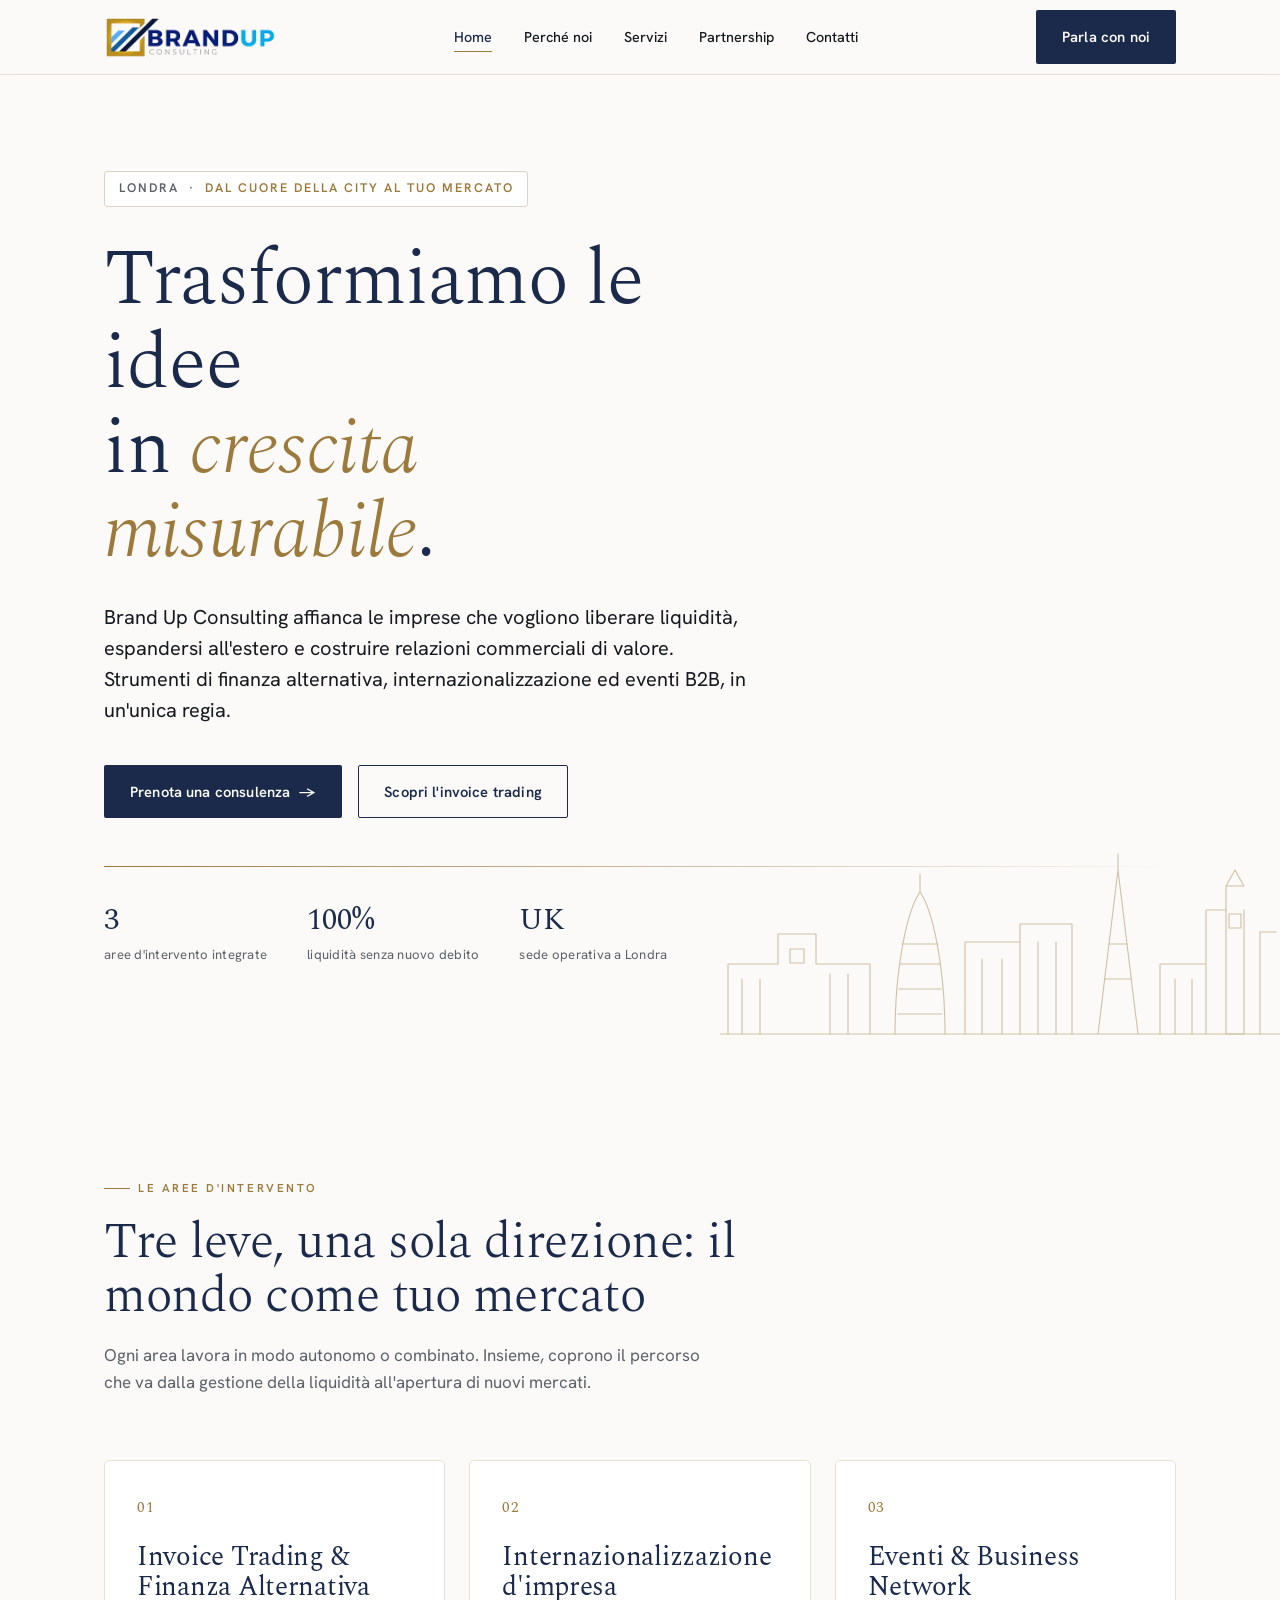
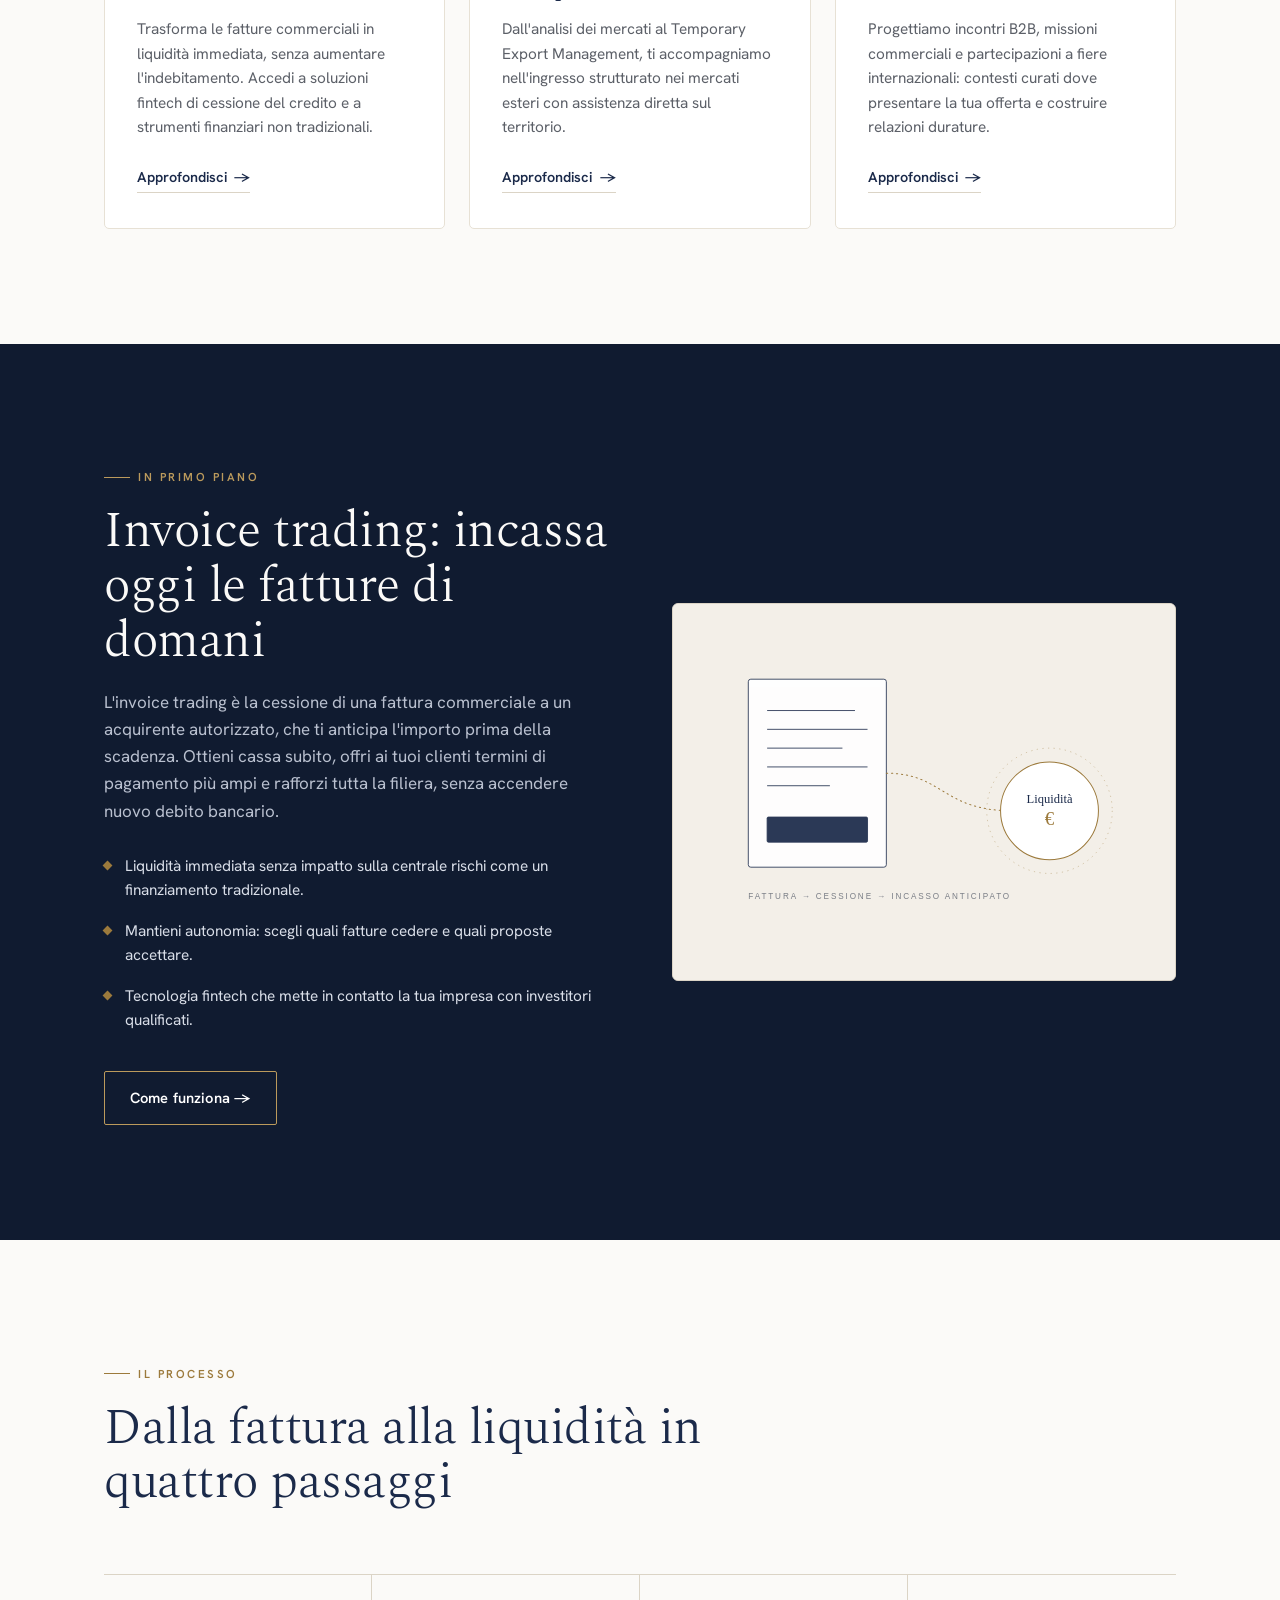
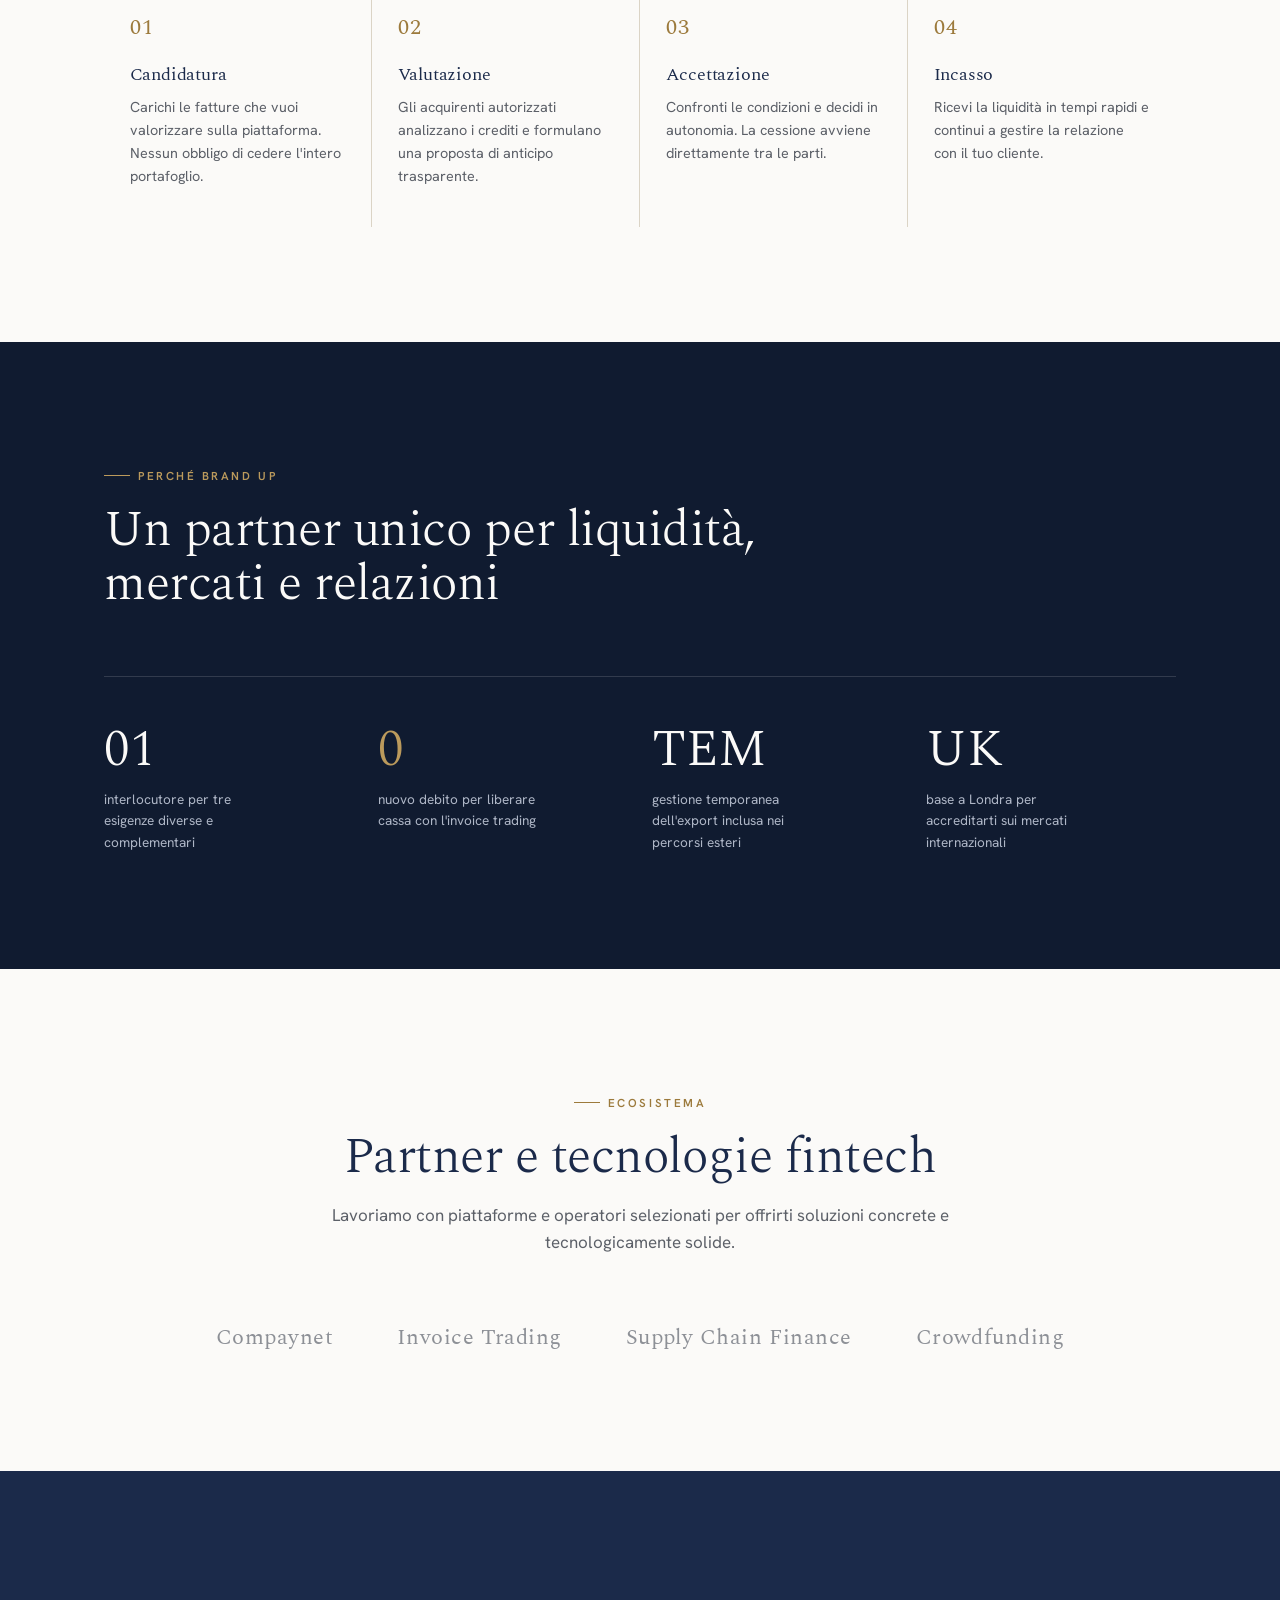
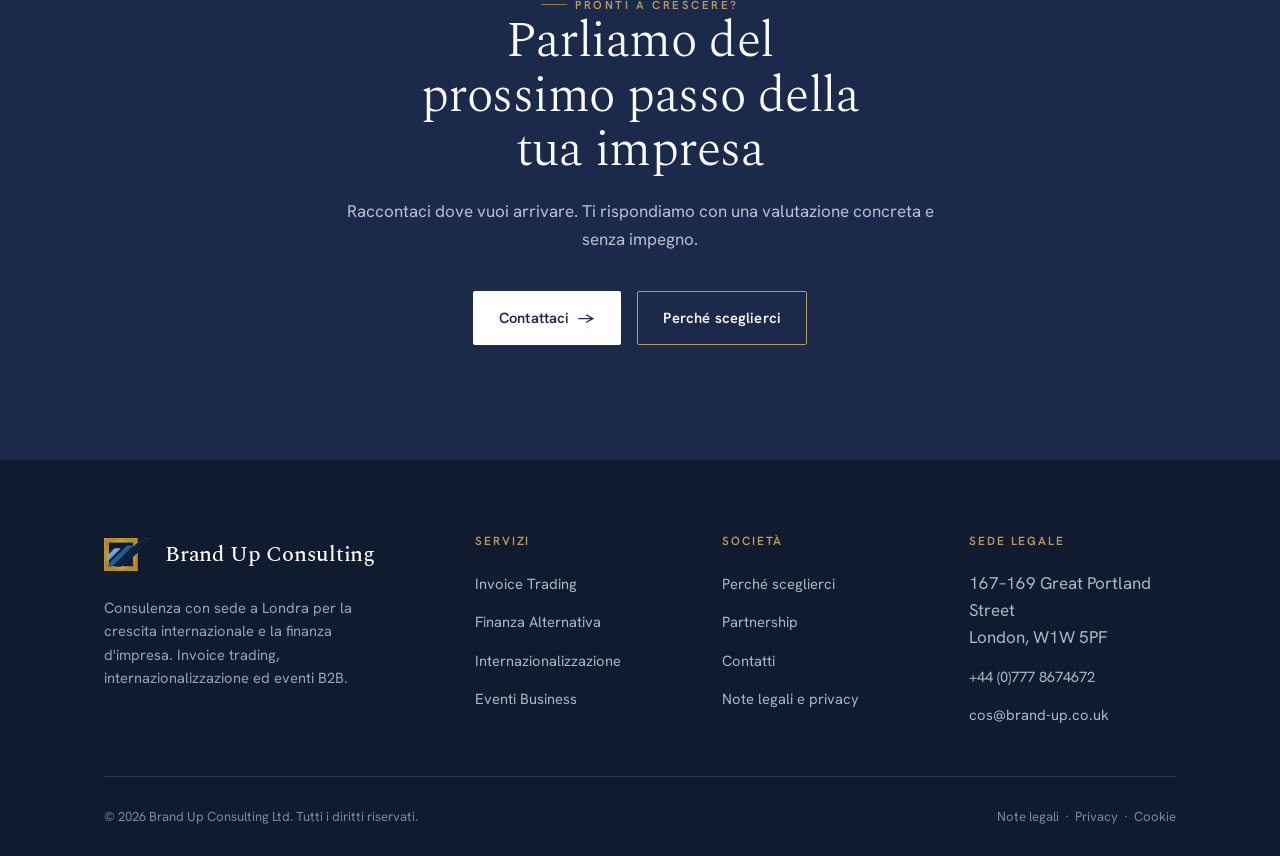
<file: index.html>
<!DOCTYPE html>
<html lang="it">
<head>
<meta charset="UTF-8">
<meta name="viewport" content="width=device-width, initial-scale=1">
<title>Home | Brand Up Consulting</title>
<meta name="description" content="Brand Up Consulting: invoice trading, internazionalizzazione d'impresa ed eventi B2B. Liquidità senza nuovo debito e crescita sui mercati esteri, da Londra.">
<meta property="og:title" content="Home | Brand Up Consulting">
<meta property="og:description" content="Brand Up Consulting: invoice trading, internazionalizzazione d'impresa ed eventi B2B. Liquidità senza nuovo debito e crescita sui mercati esteri, da Londra.">
<meta property="og:type" content="website">
<link rel="preconnect" href="https://fonts.googleapis.com">
<link rel="preconnect" href="https://fonts.gstatic.com" crossorigin>
<link rel="stylesheet" href="assets/style.css">
</head>
<body>
<header class="site-header">
  <div class="wrap nav">
    <a href="index.html" class="brand"><span class="mark">B</span><span>Brand&nbsp;Up <b>Consulting</b></span></a>
    <nav aria-label="Principale">
      <ul class="nav-links">
        <li><a href="index.html" class="active">Home</a></li>
        <li><a href="perche-sceglierci.html">Perché noi</a></li>
        <li class="has-sub">
          <a href="finanza-alternativa.html">Servizi</a>
          <ul class="submenu">
            <li><a href="finanza-alternativa.html">Invoice Trading &amp; Finanza Alternativa<small>Cessione crediti e liquidità senza nuovo debito</small></a></li>
            <li><a href="internazionalizzazione.html">Internazionalizzazione d'impresa<small>Export management e ingresso nei mercati esteri</small></a></li>
            <li><a href="eventi.html">Eventi &amp; Business Network<small>Incontri B2B, fiere e missioni commerciali</small></a></li>
          </ul>
        </li>
        <li><a href="partnership.html">Partnership</a></li>
        <li><a href="contatti.html">Contatti</a></li>
      </ul>
    </nav>
    <div class="nav-cta">
      <a href="contatti.html" class="btn btn-primary">Parla con noi</a>
      <button class="menu-toggle" aria-label="Apri menu" aria-expanded="false"><span></span><span></span><span></span></button>
    </div>
  </div>
</header>
<main>

<section class="hero">
  <div class="wrap">
    <span class="plaque reveal">Londra &nbsp;&middot;&nbsp; <b>dal cuore della City al tuo mercato</b></span>
    <h1 class="reveal">Trasformiamo le idee<br>in <em>crescita misurabile</em>.</h1>
    <p class="lead reveal">Brand Up Consulting affianca le imprese che vogliono liberare liquidità, espandersi all'estero e costruire relazioni commerciali di valore. Strumenti di finanza alternativa, internazionalizzazione ed eventi B2B, in un'unica regia.</p>
    <div class="hero-actions reveal">
      <a href="contatti.html" class="btn btn-primary">Prenota una consulenza <span class="arr">&rarr;</span></a>
      <a href="finanza-alternativa.html" class="btn btn-ghost">Scopri l'invoice trading</a>
    </div>
    <div class="hero-rule reveal"></div>
    <div class="hero-meta reveal">
      <div><div class="n">3</div><div class="l">aree d'intervento integrate</div></div>
      <div><div class="n">100%</div><div class="l">liquidità senza nuovo debito</div></div>
      <div><div class="n">UK</div><div class="l">sede operativa a Londra</div></div>
    </div>
  </div>
  <img src="assets/skyline.svg" class="skyline" alt="">
</section>

<section>
  <div class="wrap">
    <div class="section-head reveal">
      <span class="eyebrow">Le aree d'intervento</span>
      <h2>Tre leve, una sola direzione: il mondo come tuo mercato</h2>
      <p>Ogni area lavora in modo autonomo o combinato. Insieme, coprono il percorso che va dalla gestione della liquidità all'apertura di nuovi mercati.</p>
    </div>
    <div class="grid-3">
      <article class="card reveal">
        <span class="idx">01</span>
        <h3>Invoice Trading &amp; Finanza Alternativa</h3>
        <p>Trasforma le fatture commerciali in liquidità immediata, senza aumentare l'indebitamento. Accedi a soluzioni fintech di cessione del credito e a strumenti finanziari non tradizionali.</p>
        <a href="finanza-alternativa.html" class="link-brass">Approfondisci <span class="arr">&rarr;</span></a>
      </article>
      <article class="card reveal">
        <span class="idx">02</span>
        <h3>Internazionalizzazione d'impresa</h3>
        <p>Dall'analisi dei mercati al Temporary Export Management, ti accompagniamo nell'ingresso strutturato nei mercati esteri con assistenza diretta sul territorio.</p>
        <a href="internazionalizzazione.html" class="link-brass">Approfondisci <span class="arr">&rarr;</span></a>
      </article>
      <article class="card reveal">
        <span class="idx">03</span>
        <h3>Eventi &amp; Business Network</h3>
        <p>Progettiamo incontri B2B, missioni commerciali e partecipazioni a fiere internazionali: contesti curati dove presentare la tua offerta e costruire relazioni durature.</p>
        <a href="eventi.html" class="link-brass">Approfondisci <span class="arr">&rarr;</span></a>
      </article>
    </div>
  </div>
</section>

<section class="panel-navy">
  <div class="wrap">
    <div class="split">
      <div class="reveal">
        <span class="eyebrow">In primo piano</span>
        <h2>Invoice trading: incassa oggi le fatture di domani</h2>
        <p>L'invoice trading è la cessione di una fattura commerciale a un acquirente autorizzato, che ti anticipa l'importo prima della scadenza. Ottieni cassa subito, offri ai tuoi clienti termini di pagamento più ampi e rafforzi tutta la filiera, senza accendere nuovo debito bancario.</p>
        <ul class="feat-list">
          <li>Liquidità immediata senza impatto sulla centrale rischi come un finanziamento tradizionale.</li>
          <li>Mantieni autonomia: scegli quali fatture cedere e quali proposte accettare.</li>
          <li>Tecnologia fintech che mette in contatto la tua impresa con investitori qualificati.</li>
        </ul>
        <div class="hero-actions">
          <a href="finanza-alternativa.html" class="btn btn-ghost" style="border-color:#BB9A5C;color:#fff">Come funziona &rarr;</a>
        </div>
      </div>
      <div class="split-media reveal" style="aspect-ratio:4/3">
        <img src="assets/plate-invoice.svg" alt="Schema del processo di invoice trading: dalla fattura alla liquidità">
      </div>
    </div>
  </div>
</section>

<section>
  <div class="wrap">
    <div class="section-head reveal">
      <span class="eyebrow">Il processo</span>
      <h2>Dalla fattura alla liquidità in quattro passaggi</h2>
    </div>
    <div class="steps">
      <div class="step reveal"><span class="idx">01</span><h4>Candidatura</h4><p>Carichi le fatture che vuoi valorizzare sulla piattaforma. Nessun obbligo di cedere l'intero portafoglio.</p></div>
      <div class="step reveal"><span class="idx">02</span><h4>Valutazione</h4><p>Gli acquirenti autorizzati analizzano i crediti e formulano una proposta di anticipo trasparente.</p></div>
      <div class="step reveal"><span class="idx">03</span><h4>Accettazione</h4><p>Confronti le condizioni e decidi in autonomia. La cessione avviene direttamente tra le parti.</p></div>
      <div class="step reveal"><span class="idx">04</span><h4>Incasso</h4><p>Ricevi la liquidità in tempi rapidi e continui a gestire la relazione con il tuo cliente.</p></div>
    </div>
  </div>
</section>

<section class="panel-navy">
  <div class="wrap">
    <div class="section-head reveal">
      <span class="eyebrow">Perché Brand Up</span>
      <h2>Un partner unico per liquidità, mercati e relazioni</h2>
    </div>
    <div class="stats">
      <div class="stat reveal"><div class="n">01</div><div class="l">interlocutore per tre esigenze diverse e complementari</div></div>
      <div class="stat reveal"><div class="n"><em>0</em></div><div class="l">nuovo debito per liberare cassa con l'invoice trading</div></div>
      <div class="stat reveal"><div class="n">TEM</div><div class="l">gestione temporanea dell'export inclusa nei percorsi esteri</div></div>
      <div class="stat reveal"><div class="n">UK</div><div class="l">base a Londra per accreditarti sui mercati internazionali</div></div>
    </div>
  </div>
</section>

<section>
  <div class="wrap">
    <div class="section-head reveal" style="text-align:center;margin-inline:auto">
      <span class="eyebrow" style="justify-content:center">Ecosistema</span>
      <h2>Partner e tecnologie fintech</h2>
      <p style="margin-inline:auto">Lavoriamo con piattaforme e operatori selezionati per offrirti soluzioni concrete e tecnologicamente solide.</p>
    </div>
    <div class="partner-row reveal">
      <span class="p">Compaynet</span>
      <span class="p">Invoice&nbsp;Trading</span>
      <span class="p">Supply&nbsp;Chain&nbsp;Finance</span>
      <span class="p">Crowdfunding</span>
    </div>
  </div>
</section>

<section class="cta-band">
  <div class="wrap">
    <span class="eyebrow" style="justify-content:center;color:#BB9A5C">Pronti a crescere?</span>
    <h2>Parliamo del prossimo passo della tua impresa</h2>
    <p>Raccontaci dove vuoi arrivare. Ti rispondiamo con una valutazione concreta e senza impegno.</p>
    <div class="hero-actions">
      <a href="contatti.html" class="btn btn-primary" style="background:#fff;color:#1B2A4A">Contattaci <span class="arr">&rarr;</span></a>
      <a href="perche-sceglierci.html" class="btn btn-ghost">Perché sceglierci</a>
    </div>
  </div>
</section>
</main>
<footer class="site-footer">
  <div class="wrap">
    <div class="foot-grid">
      <div>
        <a href="index.html" class="brand"><span class="mark">B</span><span>Brand&nbsp;Up <b>Consulting</b></span></a>
        <p class="foot-about">Consulenza con sede a Londra per la crescita internazionale e la finanza d'impresa. Invoice trading, internazionalizzazione ed eventi B2B.</p>
      </div>
      <div class="foot-col">
        <h5>Servizi</h5>
        <ul>
          <li><a href="finanza-alternativa.html">Invoice Trading</a></li>
          <li><a href="finanza-alternativa.html">Finanza Alternativa</a></li>
          <li><a href="internazionalizzazione.html">Internazionalizzazione</a></li>
          <li><a href="eventi.html">Eventi Business</a></li>
        </ul>
      </div>
      <div class="foot-col">
        <h5>Società</h5>
        <ul>
          <li><a href="perche-sceglierci.html">Perché sceglierci</a></li>
          <li><a href="partnership.html">Partnership</a></li>
          <li><a href="contatti.html">Contatti</a></li>
          <li><a href="note-legali.html">Note legali e privacy</a></li>
        </ul>
      </div>
      <div class="foot-col">
        <h5>Sede legale</h5>
        <ul>
          <li>167&ndash;169 Great Portland Street<br>London, W1W 5PF</li>
          <li><a href="tel:+447778674672">+44 (0)777 8674672</a></li>
          <li><a href="mailto:cos@brand-up.co.uk">cos@brand-up.co.uk</a></li>
        </ul>
      </div>
    </div>
    <div class="foot-bottom">
      <span>&copy; <span id="yr"></span> Brand Up Consulting Ltd. Tutti i diritti riservati.</span>
      <span><a href="note-legali.html">Note legali</a> &nbsp;&middot;&nbsp; <a href="note-legali.html">Privacy</a> &nbsp;&middot;&nbsp; <a href="note-legali.html">Cookie</a></span>
    </div>
  </div>
</footer>
<script>document.getElementById('yr').textContent=new Date().getFullYear();</script>
<script src="assets/main.js"></script>
</body>
</html>
</file>
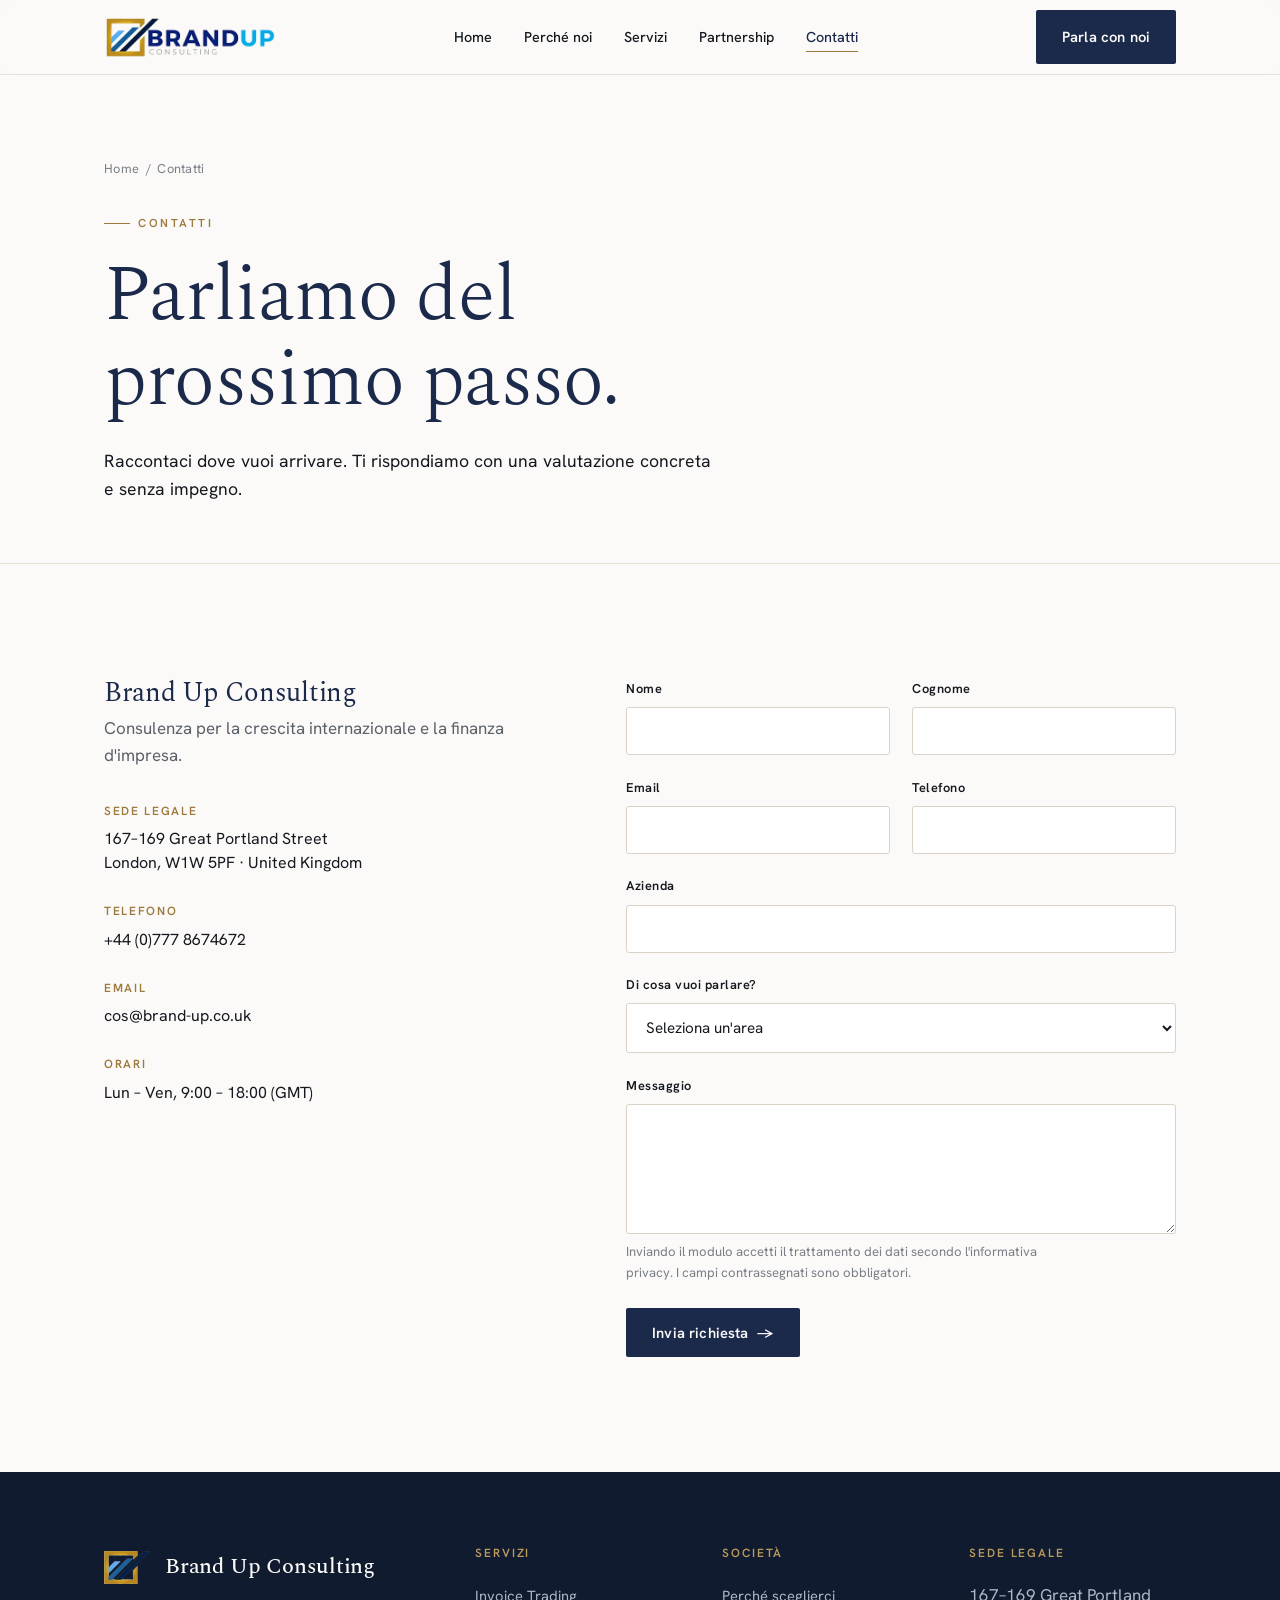
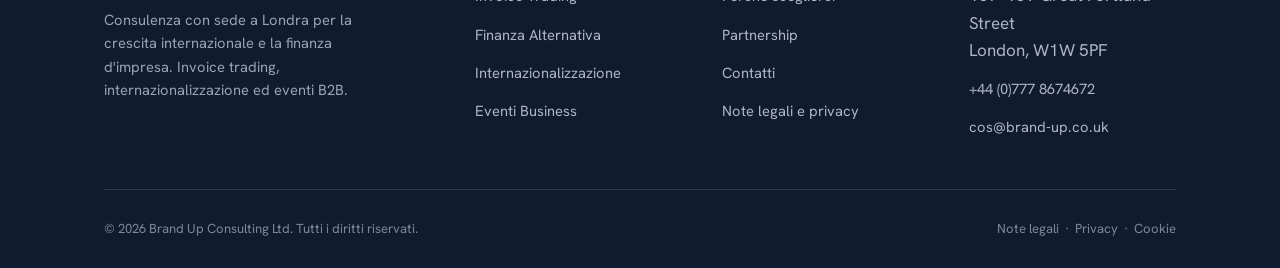
<file: contatti.html>
<!DOCTYPE html>
<html lang="it">
<head>
<meta charset="UTF-8">
<meta name="viewport" content="width=device-width, initial-scale=1">
<title>Contatti | Brand Up Consulting</title>
<meta name="description" content="Contatta Brand Up Consulting: sede a Londra, Great Portland Street. Scrivici per invoice trading, internazionalizzazione ed eventi B2B.">
<meta property="og:title" content="Contatti | Brand Up Consulting">
<meta property="og:description" content="Contatta Brand Up Consulting: sede a Londra, Great Portland Street. Scrivici per invoice trading, internazionalizzazione ed eventi B2B.">
<meta property="og:type" content="website">
<link rel="preconnect" href="https://fonts.googleapis.com">
<link rel="preconnect" href="https://fonts.gstatic.com" crossorigin>
<link rel="stylesheet" href="assets/style.css">
</head>
<body>
<header class="site-header">
  <div class="wrap nav">
    <a href="index.html" class="brand"><span class="mark">B</span><span>Brand&nbsp;Up <b>Consulting</b></span></a>
    <nav aria-label="Principale">
      <ul class="nav-links">
        <li><a href="index.html">Home</a></li>
        <li><a href="perche-sceglierci.html">Perché noi</a></li>
        <li class="has-sub">
          <a href="finanza-alternativa.html">Servizi</a>
          <ul class="submenu">
            <li><a href="finanza-alternativa.html">Invoice Trading &amp; Finanza Alternativa<small>Cessione crediti e liquidità senza nuovo debito</small></a></li>
            <li><a href="internazionalizzazione.html">Internazionalizzazione d'impresa<small>Export management e ingresso nei mercati esteri</small></a></li>
            <li><a href="eventi.html">Eventi &amp; Business Network<small>Incontri B2B, fiere e missioni commerciali</small></a></li>
          </ul>
        </li>
        <li><a href="partnership.html">Partnership</a></li>
        <li><a href="contatti.html" class="active">Contatti</a></li>
      </ul>
    </nav>
    <div class="nav-cta">
      <a href="contatti.html" class="btn btn-primary">Parla con noi</a>
      <button class="menu-toggle" aria-label="Apri menu" aria-expanded="false"><span></span><span></span><span></span></button>
    </div>
  </div>
</header>
<main>

<section class="page-hero">
  <div class="wrap">
    <div class="crumbs reveal"><a href="index.html">Home</a> &nbsp;/&nbsp; Contatti</div>
    <span class="eyebrow reveal">Contatti</span>
    <h1 class="reveal">Parliamo del prossimo passo.</h1>
    <p class="reveal">Raccontaci dove vuoi arrivare. Ti rispondiamo con una valutazione concreta e senza impegno.</p>
  </div>
</section>

<section>
  <div class="wrap">
    <div class="contact-grid">
      <div class="contact-info reveal">
        <h3 style="margin-bottom:.4rem">Brand Up Consulting</h3>
        <p>Consulenza per la crescita internazionale e la finanza d'impresa.</p>
        <dl>
          <div><dt>Sede legale</dt><dd>167&ndash;169 Great Portland Street<br>London, W1W 5PF &middot; United Kingdom</dd></div>
          <div><dt>Telefono</dt><dd><a href="tel:+447778674672">+44 (0)777 8674672</a></dd></div>
          <div><dt>Email</dt><dd><a href="mailto:cos@brand-up.co.uk">cos@brand-up.co.uk</a></dd></div>
          <div><dt>Orari</dt><dd>Lun &ndash; Ven, 9:00 &ndash; 18:00 (GMT)</dd></div>
        </dl>
      </div>
      <div class="reveal">
        <form data-contact novalidate>
          <div class="form-grid">
            <div class="field"><label for="nome">Nome</label><input id="nome" name="nome" type="text" autocomplete="given-name" required></div>
            <div class="field"><label for="cognome">Cognome</label><input id="cognome" name="cognome" type="text" autocomplete="family-name" required></div>
            <div class="field"><label for="email">Email</label><input id="email" name="email" type="email" autocomplete="email" required></div>
            <div class="field"><label for="tel">Telefono</label><input id="tel" name="tel" type="tel" autocomplete="tel"></div>
            <div class="field full"><label for="azienda">Azienda</label><input id="azienda" name="azienda" type="text" autocomplete="organization"></div>
            <div class="field full"><label for="interesse">Di cosa vuoi parlare?</label>
              <select id="interesse" name="interesse">
                <option value="">Seleziona un'area</option>
                <option>Invoice Trading &amp; Finanza Alternativa</option>
                <option>Internazionalizzazione d'impresa</option>
                <option>Eventi &amp; Business Network</option>
                <option>Partnership</option>
                <option>Altro</option>
              </select>
            </div>
            <div class="field full"><label for="msg">Messaggio</label><textarea id="msg" name="msg" required></textarea></div>
          </div>
          <p class="form-note">Inviando il modulo accetti il trattamento dei dati secondo l'informativa privacy. I campi contrassegnati sono obbligatori.</p>
          <div class="hero-actions" style="margin-top:1.6rem"><button type="submit" class="btn btn-primary">Invia richiesta <span class="arr">&rarr;</span></button></div>
          <div class="form-success" role="status">Grazie per averci scritto. Il nostro team ti risponderà al più presto.</div>
        </form>
      </div>
    </div>
  </div>
</section>
</main>
<footer class="site-footer">
  <div class="wrap">
    <div class="foot-grid">
      <div>
        <a href="index.html" class="brand"><span class="mark">B</span><span>Brand&nbsp;Up <b>Consulting</b></span></a>
        <p class="foot-about">Consulenza con sede a Londra per la crescita internazionale e la finanza d'impresa. Invoice trading, internazionalizzazione ed eventi B2B.</p>
      </div>
      <div class="foot-col">
        <h5>Servizi</h5>
        <ul>
          <li><a href="finanza-alternativa.html">Invoice Trading</a></li>
          <li><a href="finanza-alternativa.html">Finanza Alternativa</a></li>
          <li><a href="internazionalizzazione.html">Internazionalizzazione</a></li>
          <li><a href="eventi.html">Eventi Business</a></li>
        </ul>
      </div>
      <div class="foot-col">
        <h5>Società</h5>
        <ul>
          <li><a href="perche-sceglierci.html">Perché sceglierci</a></li>
          <li><a href="partnership.html">Partnership</a></li>
          <li><a href="contatti.html">Contatti</a></li>
          <li><a href="note-legali.html">Note legali e privacy</a></li>
        </ul>
      </div>
      <div class="foot-col">
        <h5>Sede legale</h5>
        <ul>
          <li>167&ndash;169 Great Portland Street<br>London, W1W 5PF</li>
          <li><a href="tel:+447778674672">+44 (0)777 8674672</a></li>
          <li><a href="mailto:cos@brand-up.co.uk">cos@brand-up.co.uk</a></li>
        </ul>
      </div>
    </div>
    <div class="foot-bottom">
      <span>&copy; <span id="yr"></span> Brand Up Consulting Ltd. Tutti i diritti riservati.</span>
      <span><a href="note-legali.html">Note legali</a> &nbsp;&middot;&nbsp; <a href="note-legali.html">Privacy</a> &nbsp;&middot;&nbsp; <a href="note-legali.html">Cookie</a></span>
    </div>
  </div>
</footer>
<script>document.getElementById('yr').textContent=new Date().getFullYear();</script>
<script src="assets/main.js"></script>
</body>
</html>
</file>
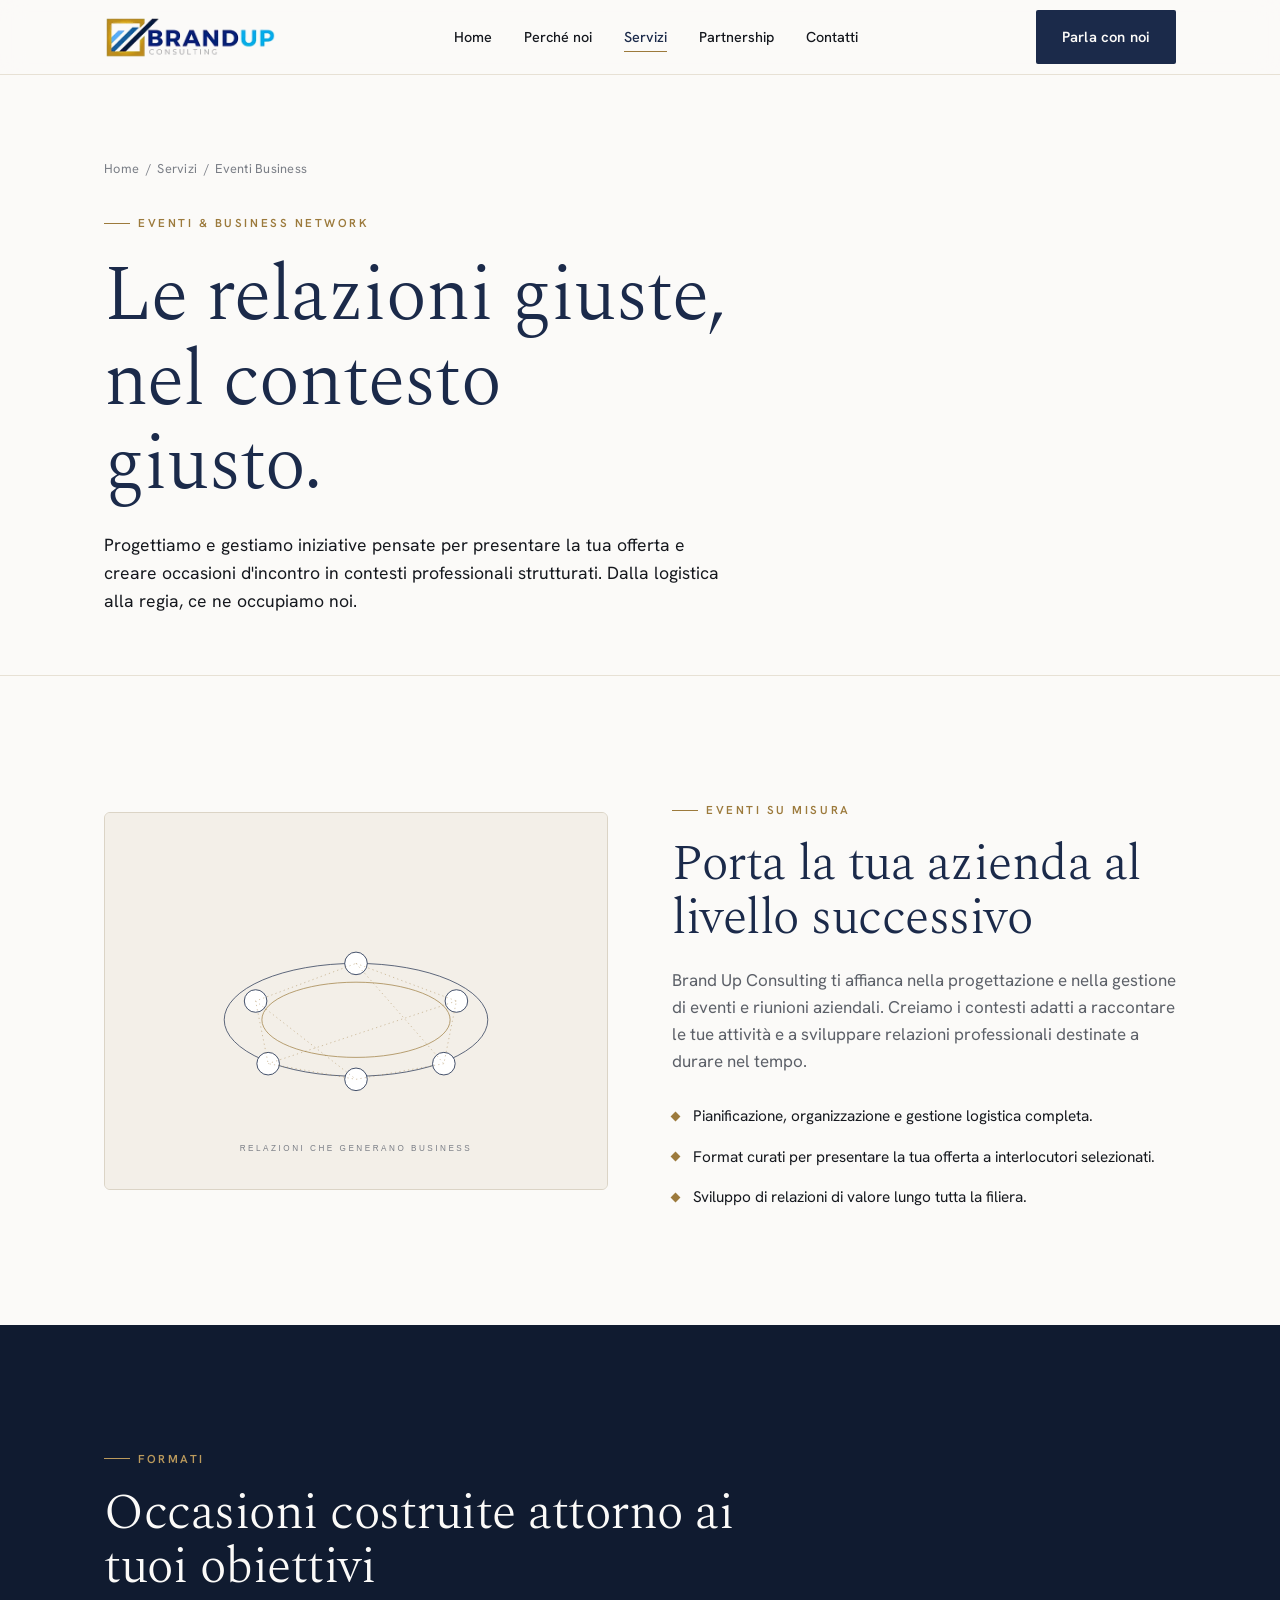
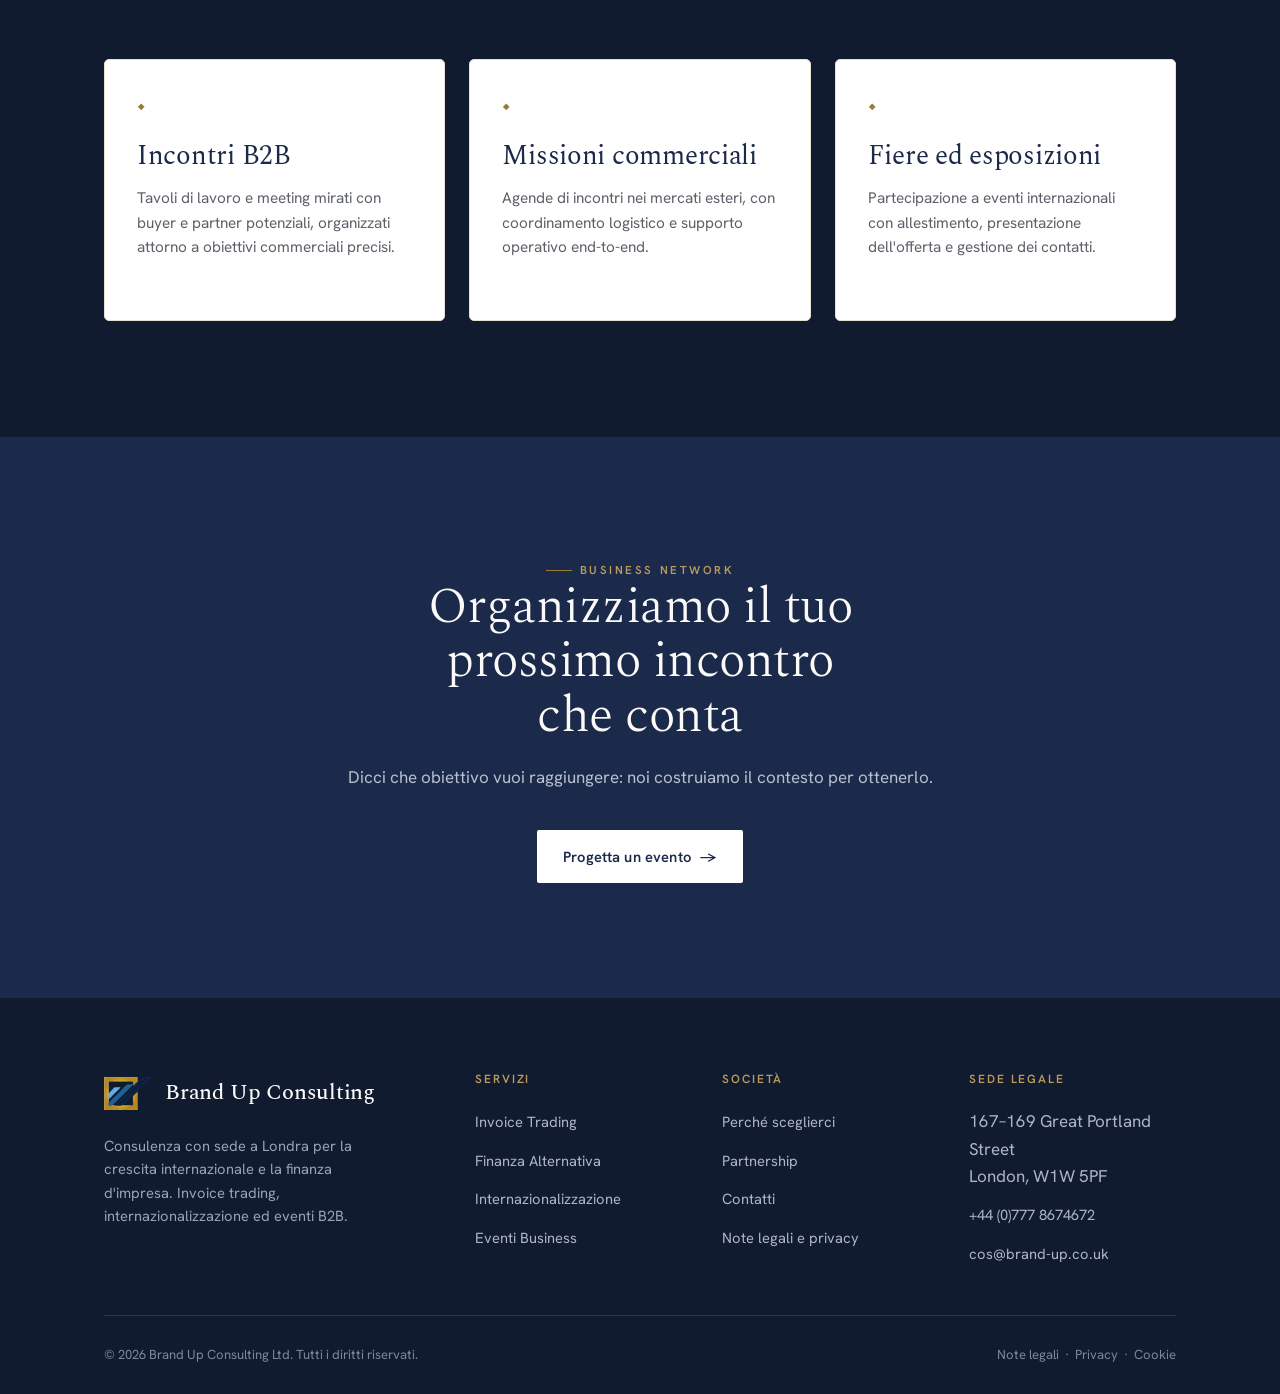
<file: eventi.html>
<!DOCTYPE html>
<html lang="it">
<head>
<meta charset="UTF-8">
<meta name="viewport" content="width=device-width, initial-scale=1">
<title>Eventi e Business Network | Brand Up Consulting</title>
<meta name="description" content="Incontri B2B, missioni commerciali e fiere internazionali: Brand Up Consulting progetta e gestisce eventi aziendali che generano relazioni di valore.">
<meta property="og:title" content="Eventi e Business Network | Brand Up Consulting">
<meta property="og:description" content="Incontri B2B, missioni commerciali e fiere internazionali: Brand Up Consulting progetta e gestisce eventi aziendali che generano relazioni di valore.">
<meta property="og:type" content="website">
<link rel="preconnect" href="https://fonts.googleapis.com">
<link rel="preconnect" href="https://fonts.gstatic.com" crossorigin>
<link rel="stylesheet" href="assets/style.css">
</head>
<body>
<header class="site-header">
  <div class="wrap nav">
    <a href="index.html" class="brand"><span class="mark">B</span><span>Brand&nbsp;Up <b>Consulting</b></span></a>
    <nav aria-label="Principale">
      <ul class="nav-links">
        <li><a href="index.html">Home</a></li>
        <li><a href="perche-sceglierci.html">Perché noi</a></li>
        <li class="has-sub">
          <a href="finanza-alternativa.html" class="active">Servizi</a>
          <ul class="submenu">
            <li><a href="finanza-alternativa.html">Invoice Trading &amp; Finanza Alternativa<small>Cessione crediti e liquidità senza nuovo debito</small></a></li>
            <li><a href="internazionalizzazione.html">Internazionalizzazione d'impresa<small>Export management e ingresso nei mercati esteri</small></a></li>
            <li><a href="eventi.html">Eventi &amp; Business Network<small>Incontri B2B, fiere e missioni commerciali</small></a></li>
          </ul>
        </li>
        <li><a href="partnership.html">Partnership</a></li>
        <li><a href="contatti.html">Contatti</a></li>
      </ul>
    </nav>
    <div class="nav-cta">
      <a href="contatti.html" class="btn btn-primary">Parla con noi</a>
      <button class="menu-toggle" aria-label="Apri menu" aria-expanded="false"><span></span><span></span><span></span></button>
    </div>
  </div>
</header>
<main>

<section class="page-hero">
  <div class="wrap">
    <div class="crumbs reveal"><a href="index.html">Home</a> &nbsp;/&nbsp; Servizi &nbsp;/&nbsp; Eventi Business</div>
    <span class="eyebrow reveal">Eventi &amp; Business Network</span>
    <h1 class="reveal">Le relazioni giuste, nel contesto giusto.</h1>
    <p class="reveal">Progettiamo e gestiamo iniziative pensate per presentare la tua offerta e creare occasioni d'incontro in contesti professionali strutturati. Dalla logistica alla regia, ce ne occupiamo noi.</p>
  </div>
</section>

<section>
  <div class="wrap">
    <div class="split">
      <div class="split-media reveal"><img src="assets/plate-events.svg" alt="Network di relazioni d'affari"></div>
      <div class="reveal">
        <span class="eyebrow">Eventi su misura</span>
        <h2>Porta la tua azienda al livello successivo</h2>
        <p>Brand Up Consulting ti affianca nella progettazione e nella gestione di eventi e riunioni aziendali. Creiamo i contesti adatti a raccontare le tue attività e a sviluppare relazioni professionali destinate a durare nel tempo.</p>
        <ul class="feat-list">
          <li>Pianificazione, organizzazione e gestione logistica completa.</li>
          <li>Format curati per presentare la tua offerta a interlocutori selezionati.</li>
          <li>Sviluppo di relazioni di valore lungo tutta la filiera.</li>
        </ul>
      </div>
    </div>
  </div>
</section>

<section class="panel-navy">
  <div class="wrap">
    <div class="section-head reveal"><span class="eyebrow">Formati</span><h2>Occasioni costruite attorno ai tuoi obiettivi</h2></div>
    <div class="grid-3">
      <article class="card reveal"><span class="idx">&#9670;</span><h3>Incontri B2B</h3><p>Tavoli di lavoro e meeting mirati con buyer e partner potenziali, organizzati attorno a obiettivi commerciali precisi.</p></article>
      <article class="card reveal"><span class="idx">&#9670;</span><h3>Missioni commerciali</h3><p>Agende di incontri nei mercati esteri, con coordinamento logistico e supporto operativo end-to-end.</p></article>
      <article class="card reveal"><span class="idx">&#9670;</span><h3>Fiere ed esposizioni</h3><p>Partecipazione a eventi internazionali con allestimento, presentazione dell'offerta e gestione dei contatti.</p></article>
    </div>
  </div>
</section>

<section class="cta-band">
  <div class="wrap">
    <span class="eyebrow" style="justify-content:center;color:#BB9A5C">Business network</span>
    <h2>Organizziamo il tuo prossimo incontro che conta</h2>
    <p>Dicci che obiettivo vuoi raggiungere: noi costruiamo il contesto per ottenerlo.</p>
    <div class="hero-actions"><a href="contatti.html" class="btn btn-primary" style="background:#fff;color:#1B2A4A">Progetta un evento <span class="arr">&rarr;</span></a></div>
  </div>
</section>
</main>
<footer class="site-footer">
  <div class="wrap">
    <div class="foot-grid">
      <div>
        <a href="index.html" class="brand"><span class="mark">B</span><span>Brand&nbsp;Up <b>Consulting</b></span></a>
        <p class="foot-about">Consulenza con sede a Londra per la crescita internazionale e la finanza d'impresa. Invoice trading, internazionalizzazione ed eventi B2B.</p>
      </div>
      <div class="foot-col">
        <h5>Servizi</h5>
        <ul>
          <li><a href="finanza-alternativa.html">Invoice Trading</a></li>
          <li><a href="finanza-alternativa.html">Finanza Alternativa</a></li>
          <li><a href="internazionalizzazione.html">Internazionalizzazione</a></li>
          <li><a href="eventi.html">Eventi Business</a></li>
        </ul>
      </div>
      <div class="foot-col">
        <h5>Società</h5>
        <ul>
          <li><a href="perche-sceglierci.html">Perché sceglierci</a></li>
          <li><a href="partnership.html">Partnership</a></li>
          <li><a href="contatti.html">Contatti</a></li>
          <li><a href="note-legali.html">Note legali e privacy</a></li>
        </ul>
      </div>
      <div class="foot-col">
        <h5>Sede legale</h5>
        <ul>
          <li>167&ndash;169 Great Portland Street<br>London, W1W 5PF</li>
          <li><a href="tel:+447778674672">+44 (0)777 8674672</a></li>
          <li><a href="mailto:cos@brand-up.co.uk">cos@brand-up.co.uk</a></li>
        </ul>
      </div>
    </div>
    <div class="foot-bottom">
      <span>&copy; <span id="yr"></span> Brand Up Consulting Ltd. Tutti i diritti riservati.</span>
      <span><a href="note-legali.html">Note legali</a> &nbsp;&middot;&nbsp; <a href="note-legali.html">Privacy</a> &nbsp;&middot;&nbsp; <a href="note-legali.html">Cookie</a></span>
    </div>
  </div>
</footer>
<script>document.getElementById('yr').textContent=new Date().getFullYear();</script>
<script src="assets/main.js"></script>
</body>
</html>
</file>
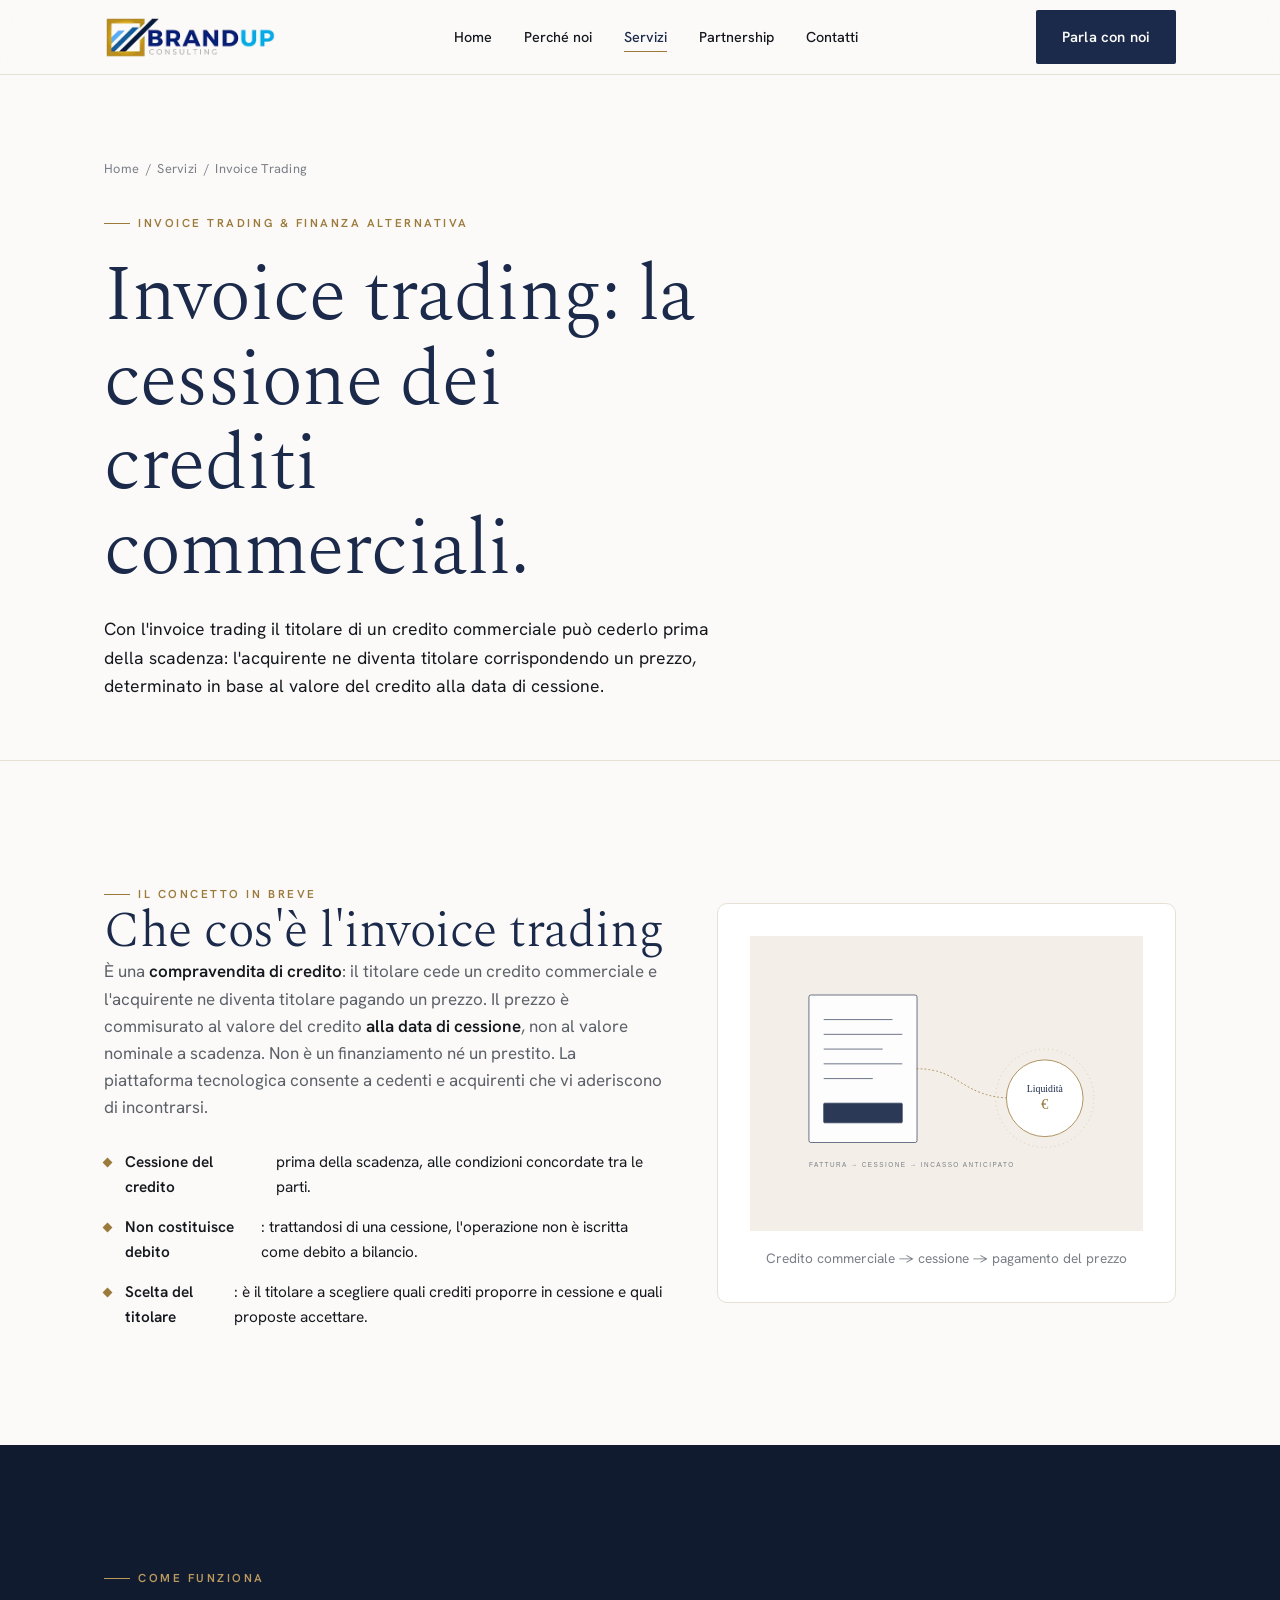
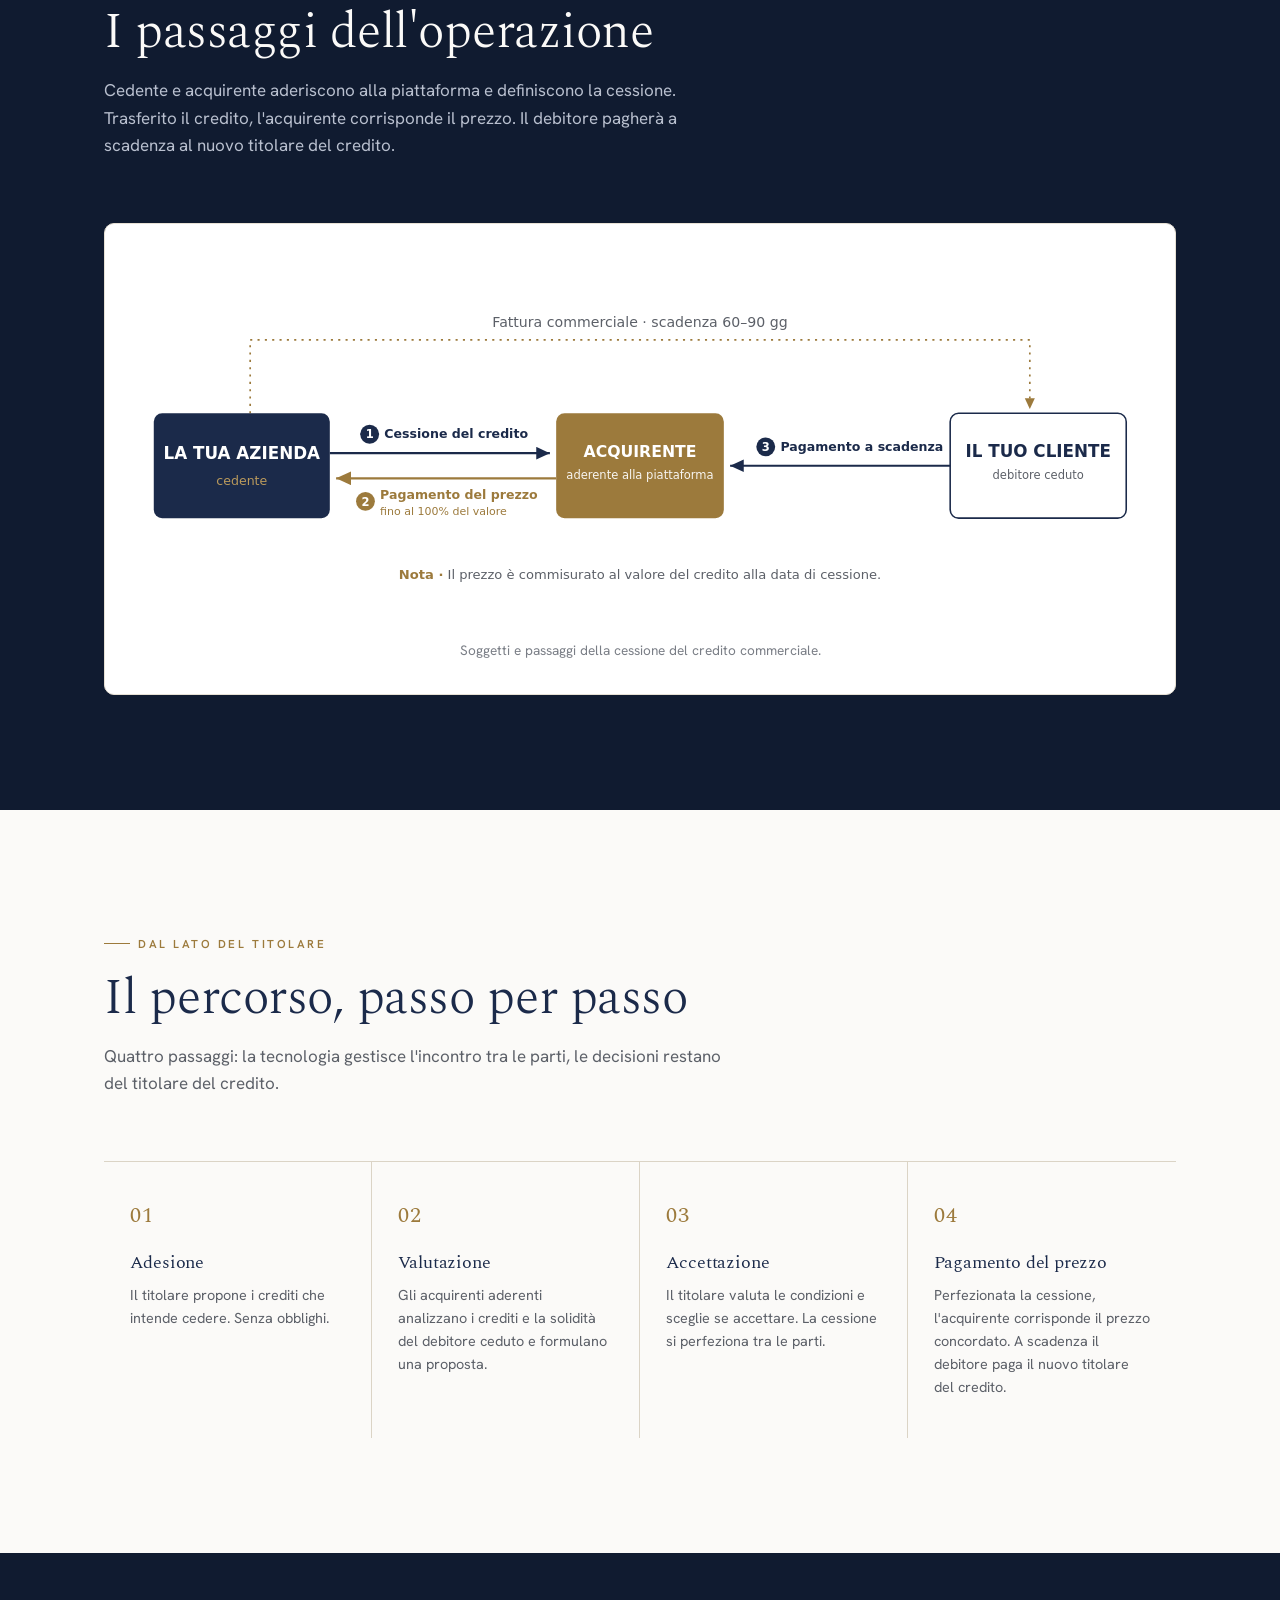
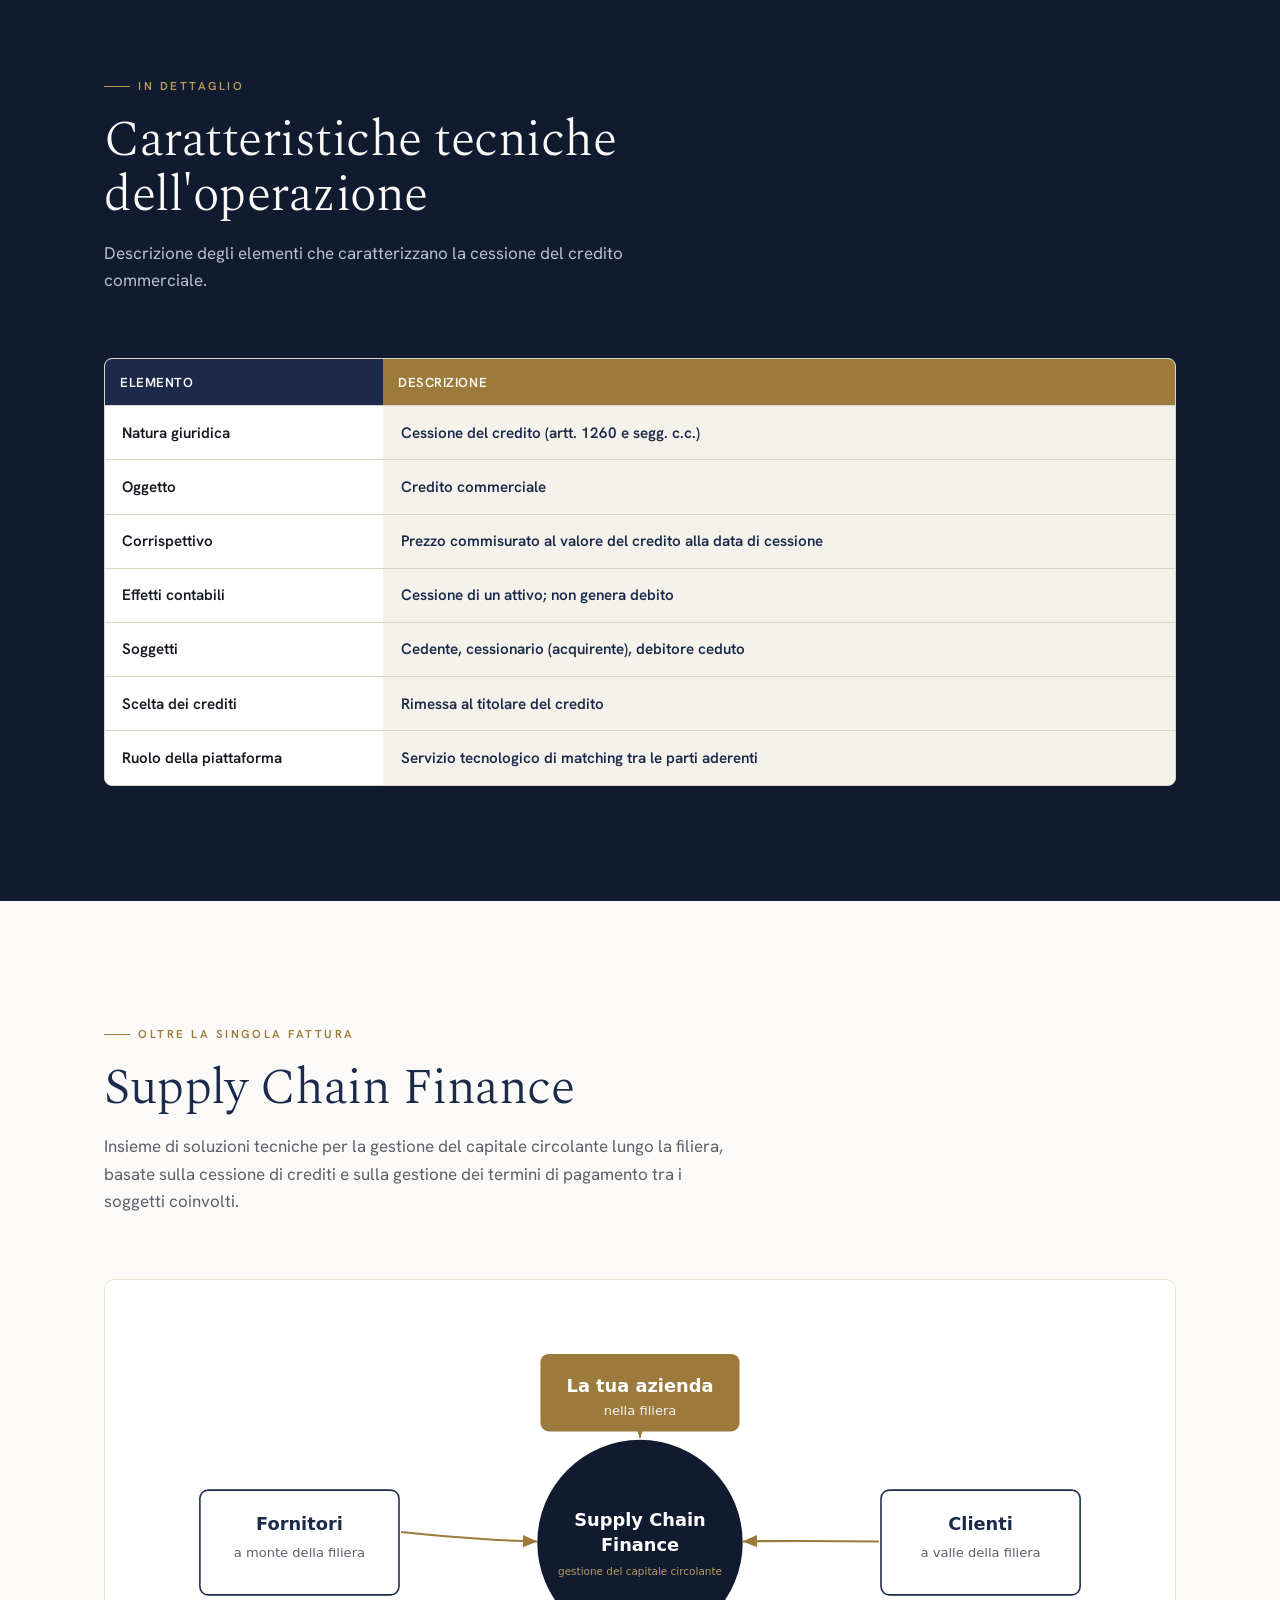
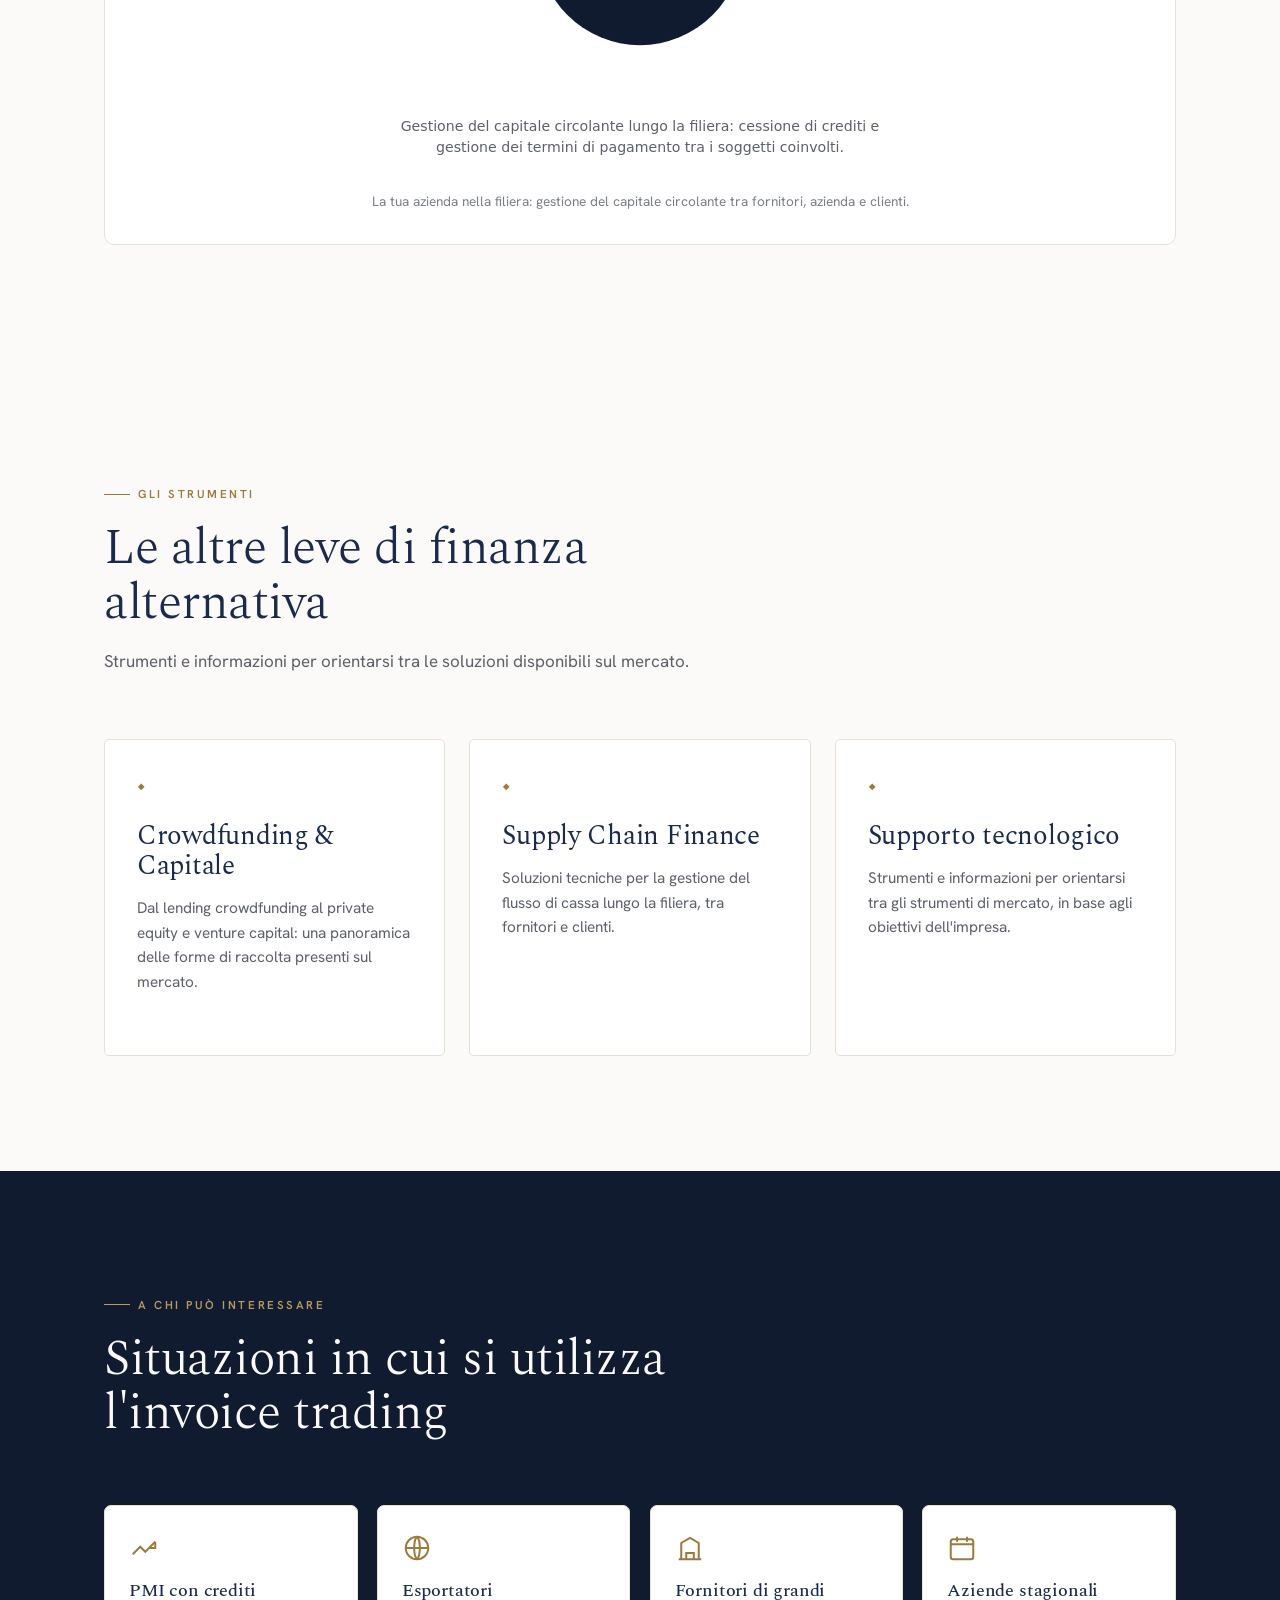
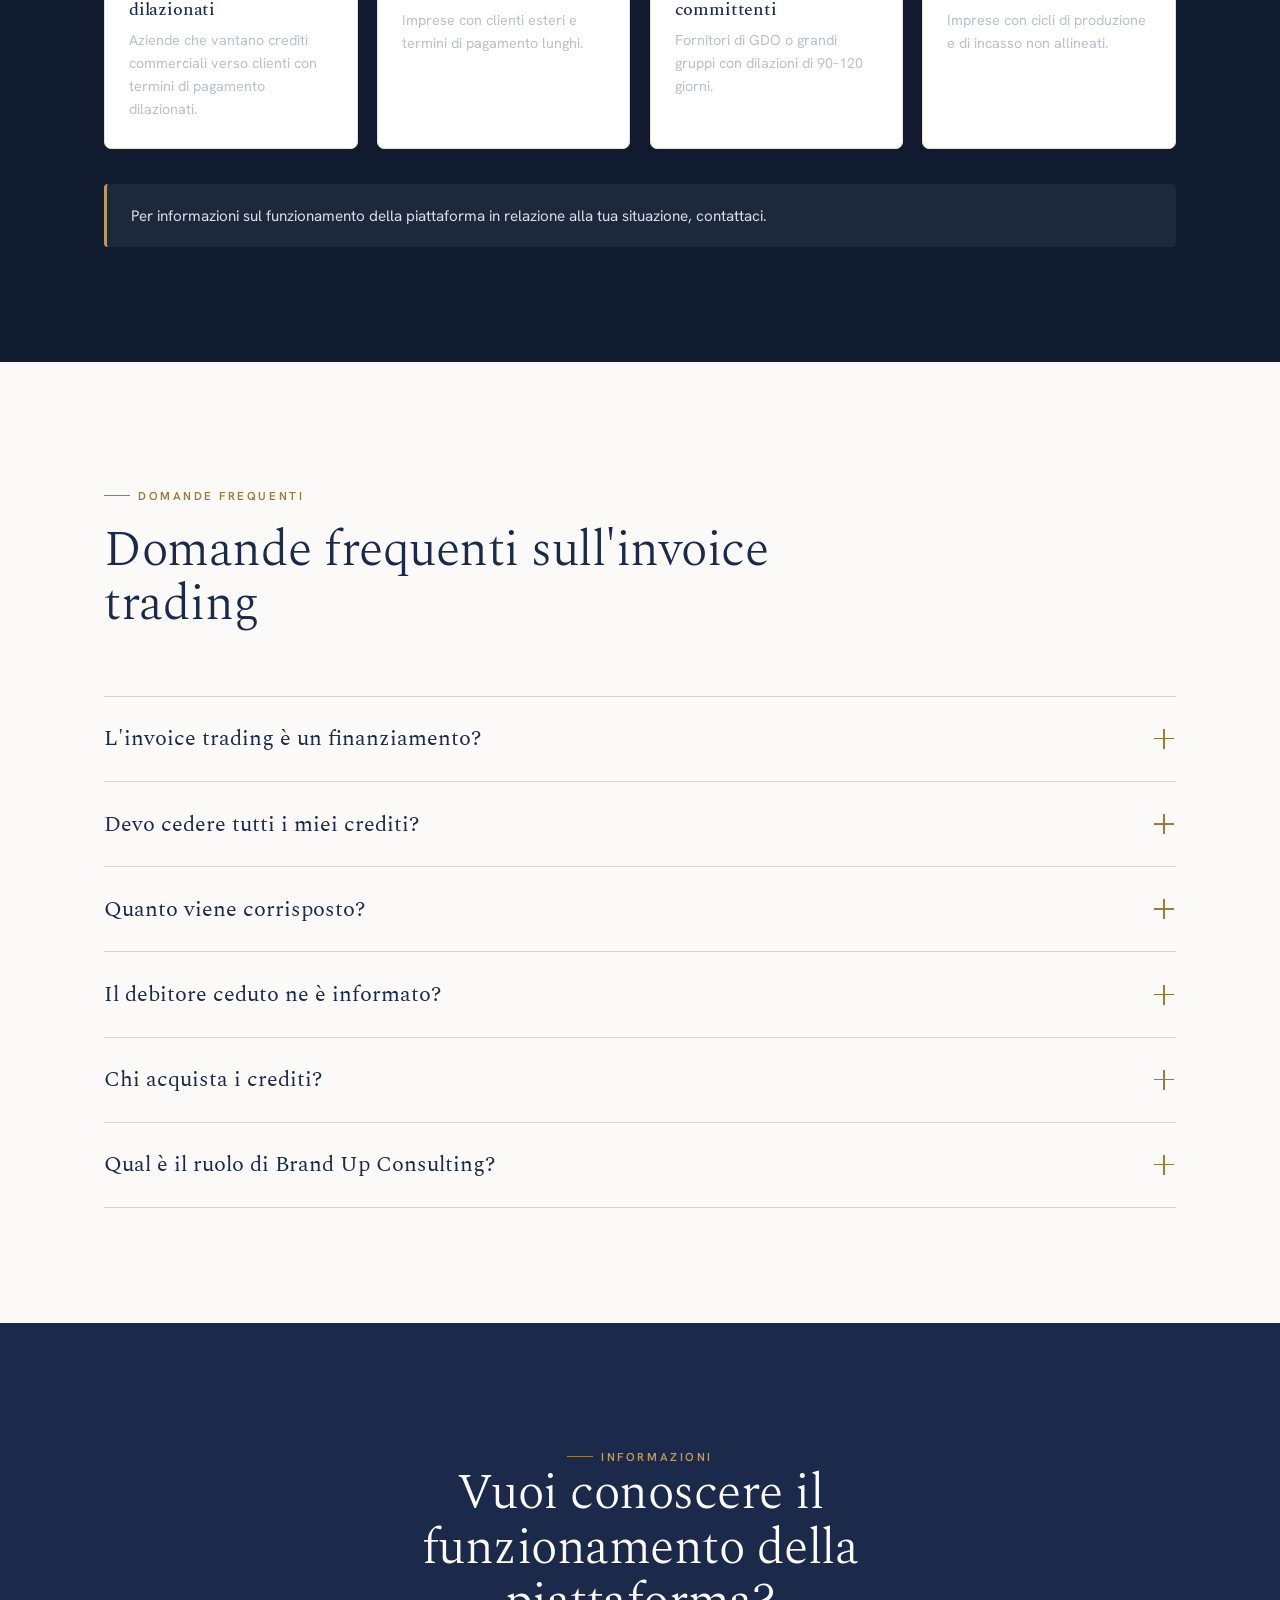
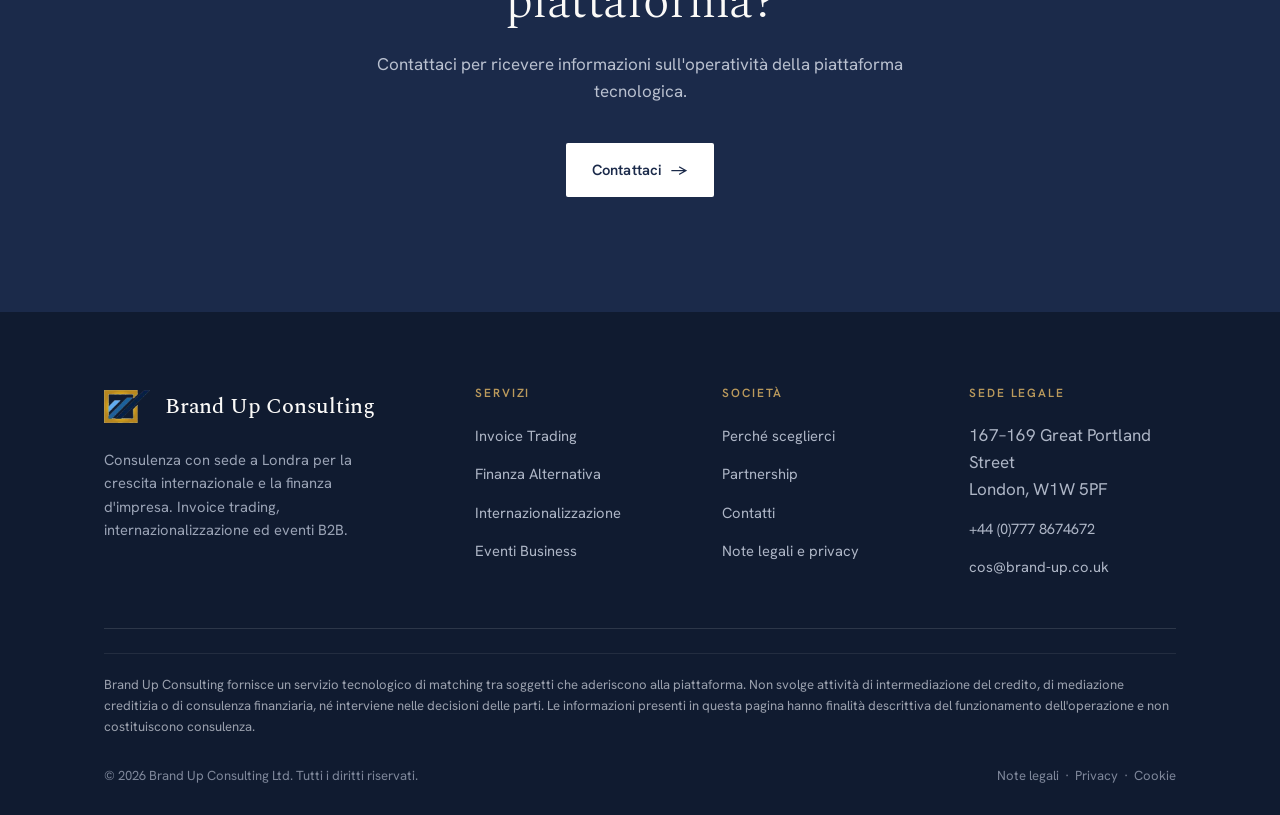
<file: finanza-alternativa.html>
<!DOCTYPE html>
<html lang="it">
<head>
<meta charset="UTF-8">
<meta name="viewport" content="width=device-width, initial-scale=1">
<title>Invoice Trading | Brand Up Consulting</title>
<meta name="description" content="Invoice trading: cessione di crediti commerciali tramite piattaforma tecnologica. Caratteristiche tecniche dell'operazione.">
<link rel="stylesheet" href="assets/style.css">
<link rel="stylesheet" href="assets/fa.css">
</head>
<body>
<header class="site-header">
<div class="wrap nav">
<a href="index.html" class="brand"><span class="mark">B</span><span>Brand&nbsp;Up <b>Consulting</b></span></a>
<nav aria-label="Principale">
<ul class="nav-links">
<li><a href="index.html">Home</a></li>
<li><a href="perche-sceglierci.html">Perch&eacute; noi</a></li>
<li class="has-sub">
<a href="finanza-alternativa.html" class="active">Servizi</a>
<ul class="submenu">
<li><a href="finanza-alternativa.html">Invoice Trading &amp; Finanza Alternativa<small>Cessione di crediti commerciali tramite piattaforma</small></a></li>
<li><a href="internazionalizzazione.html">Internazionalizzazione d'impresa<small>Export management e ingresso nei mercati esteri</small></a></li>
<li><a href="eventi.html">Eventi &amp; Business Network<small>Incontri B2B, fiere e missioni commerciali</small></a></li>
</ul>
</li>
<li><a href="partnership.html">Partnership</a></li>
<li><a href="contatti.html">Contatti</a></li>
</ul>
</nav>
<div class="nav-cta">
<a href="contatti.html" class="btn btn-primary">Parla con noi</a>
<button class="menu-toggle" aria-label="Apri menu" aria-expanded="false"><span></span><span></span><span></span></button>
</div>
</div>
</header>
<main>
<section class="page-hero">
<div class="wrap">
<div class="crumbs reveal"><a href="index.html">Home</a> &nbsp;/&nbsp; Servizi &nbsp;/&nbsp; Invoice Trading</div>
<span class="eyebrow reveal">Invoice Trading &amp; Finanza Alternativa</span>
<h1 class="reveal">Invoice trading: la cessione dei crediti commerciali.</h1>
<p class="reveal">Con l'invoice trading il titolare di un credito commerciale pu&ograve; cederlo prima della scadenza: l'acquirente ne diventa titolare corrispondendo un prezzo, determinato in base al valore del credito alla data di cessione.</p>
</div>
</section>
<section>
<div class="wrap">
<div class="lead-row">
<div class="reveal">
<span class="eyebrow">Il concetto in breve</span>
<h2>Che cos'&egrave; l'invoice trading</h2>
<p>&Egrave; una <strong>compravendita di credito</strong>: il titolare cede un credito commerciale e l'acquirente ne diventa titolare pagando un prezzo. Il prezzo &egrave; commisurato al valore del credito <strong>alla data di cessione</strong>, non al valore nominale a scadenza. Non &egrave; un finanziamento n&eacute; un prestito. La piattaforma tecnologica consente a cedenti e acquirenti che vi aderiscono di incontrarsi.</p>
<ul class="feat-list">
<li><strong>Cessione del credito</strong> prima della scadenza, alle condizioni concordate tra le parti.</li>
<li><strong>Non costituisce debito</strong>: trattandosi di una cessione, l'operazione non &egrave; iscritta come debito a bilancio.</li>
<li><strong>Scelta del titolare</strong>: &egrave; il titolare a scegliere quali crediti proporre in cessione e quali proposte accettare.</li>
</ul>
</div>
<figure class="fig reveal">
<img src="assets/plate-invoice.svg" alt="Cessione del credito commerciale">
<figcaption>Credito commerciale &rarr; cessione &rarr; pagamento del prezzo</figcaption>
</figure>
</div>
</div>
</section>
<section class="panel-navy">
<div class="wrap">
<div class="section-head reveal">
<span class="eyebrow">Come funziona</span>
<h2>I passaggi dell'operazione</h2>
<p>Cedente e acquirente aderiscono alla piattaforma e definiscono la cessione. Trasferito il credito, l'acquirente corrisponde il prezzo. Il debitore pagher&agrave; a scadenza al nuovo titolare del credito.</p>
</div>
<figure class="fig reveal">
<img src="assets/fa-flow.svg" alt="Passaggi della cessione del credito">
<figcaption>Soggetti e passaggi della cessione del credito commerciale.</figcaption>
</figure>
</div>
</section>
<section>
<div class="wrap">
<div class="section-head reveal">
<span class="eyebrow">Dal lato del titolare</span>
<h2>Il percorso, passo per passo</h2>
<p>Quattro passaggi: la tecnologia gestisce l'incontro tra le parti, le decisioni restano del titolare del credito.</p>
</div>
<div class="steps">
<div class="step reveal"><span class="idx">01</span><h4>Adesione</h4><p>Il titolare propone i crediti che intende cedere. Senza obblighi.</p></div>
<div class="step reveal"><span class="idx">02</span><h4>Valutazione</h4><p>Gli acquirenti aderenti analizzano i crediti e la solidit&agrave; del debitore ceduto e formulano una proposta.</p></div>
<div class="step reveal"><span class="idx">03</span><h4>Accettazione</h4><p>Il titolare valuta le condizioni e sceglie se accettare. La cessione si perfeziona tra le parti.</p></div>
<div class="step reveal"><span class="idx">04</span><h4>Pagamento del prezzo</h4><p>Perfezionata la cessione, l'acquirente corrisponde il prezzo concordato. A scadenza il debitore paga il nuovo titolare del credito.</p></div>
</div>
</div>
</section>
<section class="panel-navy">
<div class="wrap">
<div class="section-head reveal">
<span class="eyebrow">In dettaglio</span>
<h2>Caratteristiche tecniche dell'operazione</h2>
<p>Descrizione degli elementi che caratterizzano la cessione del credito commerciale.</p>
</div>
<div class="cmp-wrap reveal">
<table class="cmp">
<thead><tr><th>Elemento</th><th>Descrizione</th></tr></thead>
<tbody>
<tr><td>Natura giuridica</td><td>Cessione del credito (artt. 1260 e segg. c.c.)</td></tr>
<tr><td>Oggetto</td><td>Credito commerciale</td></tr>
<tr><td>Corrispettivo</td><td>Prezzo commisurato al valore del credito alla data di cessione</td></tr>
<tr><td>Effetti contabili</td><td>Cessione di un attivo; non genera debito</td></tr>
<tr><td>Soggetti</td><td>Cedente, cessionario (acquirente), debitore ceduto</td></tr>
<tr><td>Scelta dei crediti</td><td>Rimessa al titolare del credito</td></tr>
<tr><td>Ruolo della piattaforma</td><td>Servizio tecnologico di matching tra le parti aderenti</td></tr>
</tbody>
</table>
</div>
</div>
</section>
<section>
<div class="wrap">
<div class="section-head reveal">
<span class="eyebrow">Oltre la singola fattura</span>
<h2>Supply Chain Finance</h2>
<p>Insieme di soluzioni tecniche per la gestione del capitale circolante lungo la filiera, basate sulla cessione di crediti e sulla gestione dei termini di pagamento tra i soggetti coinvolti.</p>
</div>
<figure class="fig reveal">
<img src="assets/fa-scf.svg" alt="Supply chain finance">
<figcaption>La tua azienda nella filiera: gestione del capitale circolante tra fornitori, azienda e clienti.</figcaption>
</figure>
</div>
</section>
<section>
<div class="wrap">
<div class="section-head reveal">
<span class="eyebrow">Gli strumenti</span>
<h2>Le altre leve di finanza alternativa</h2>
<p>Strumenti e informazioni per orientarsi tra le soluzioni disponibili sul mercato.</p>
</div>
<div class="grid-3">
<article class="card reveal"><span class="idx">&#9670;</span><h3>Crowdfunding &amp; Capitale</h3><p>Dal lending crowdfunding al private equity e venture capital: una panoramica delle forme di raccolta presenti sul mercato.</p></article>
<article class="card reveal"><span class="idx">&#9670;</span><h3>Supply Chain Finance</h3><p>Soluzioni tecniche per la gestione del flusso di cassa lungo la filiera, tra fornitori e clienti.</p></article>
<article class="card reveal"><span class="idx">&#9670;</span><h3>Supporto tecnologico</h3><p>Strumenti e informazioni per orientarsi tra gli strumenti di mercato, in base agli obiettivi dell'impresa.</p></article>
</div>
</div>
</section>
<section class="panel-navy">
<div class="wrap">
<div class="section-head reveal">
<span class="eyebrow">A chi pu&ograve; interessare</span>
<h2>Situazioni in cui si utilizza l'invoice trading</h2>
</div>
<div class="seg-grid">
<div class="seg reveal">
<span class="ic"><svg viewBox="0 0 24 24"><path d="M3 17l6-6 4 4 8-8"/><path d="M21 7v5h-5"/></svg></span>
<h4>PMI con crediti dilazionati</h4>
<p>Aziende che vantano crediti commerciali verso clienti con termini di pagamento dilazionati.</p>
</div>
<div class="seg reveal">
<span class="ic"><svg viewBox="0 0 24 24"><circle cx="12" cy="12" r="9"/><path d="M3 12h18M12 3c3 3 3 15 0 18M12 3c-3 3-3 15 0 18"/></svg></span>
<h4>Esportatori</h4>
<p>Imprese con clienti esteri e termini di pagamento lunghi.</p>
</div>
<div class="seg reveal">
<span class="ic"><svg viewBox="0 0 24 24"><path d="M3 21h18M5 21V8l7-4 7 4v13"/><path d="M9 21v-5h6v5"/></svg></span>
<h4>Fornitori di grandi committenti</h4>
<p>Fornitori di GDO o grandi gruppi con dilazioni di 90&ndash;120 giorni.</p>
</div>
<div class="seg reveal">
<span class="ic"><svg viewBox="0 0 24 24"><rect x="3" y="5" width="18" height="16" rx="2"/><path d="M3 9h18M8 3v4M16 3v4"/></svg></span>
<h4>Aziende stagionali</h4>
<p>Imprese con cicli di produzione e di incasso non allineati.</p>
</div>
</div>
<div style="margin-top:2.2rem" class="reveal">
<div class="note-band" style="background:rgba(255,255,255,.06);border-left-color:#BB9A5C;color:#D9DEE8">Per informazioni sul funzionamento della piattaforma in relazione alla tua situazione, contattaci.</div>
</div>
</div>
</section>
<section>
<div class="wrap">
<div class="section-head reveal"><span class="eyebrow">Domande frequenti</span><h2>Domande frequenti sull'invoice trading</h2></div>
<div class="faq">
<div class="faq-item reveal"><button class="faq-q" aria-expanded="false">L'invoice trading &egrave; un finanziamento?<span class="ic"></span></button><div class="faq-a"><p>No. &Egrave; una compravendita: il titolare cede un credito commerciale e l'acquirente ne diventa titolare pagando un prezzo, commisurato al valore del credito alla data di cessione e non al valore nominale a scadenza. Non &egrave; un prestito e, trattandosi di una cessione, non costituisce debito.</p></div></div>
<div class="faq-item reveal"><button class="faq-q" aria-expanded="false">Devo cedere tutti i miei crediti?<span class="ic"></span></button><div class="faq-a"><p>No. &Egrave; il titolare a scegliere quali crediti proporre in cessione e quali proposte accettare.</p></div></div>
<div class="faq-item reveal"><button class="faq-q" aria-expanded="false">Quanto viene corrisposto?<span class="ic"></span></button><div class="faq-a"><p>Il corrispettivo pu&ograve; essere riconosciuto in un'unica soluzione e arrivare fino al 100% del valore del credito. Il prezzo &egrave; determinato in base al valore del credito alla data di cessione.</p></div></div>
<div class="faq-item reveal"><button class="faq-q" aria-expanded="false">Il debitore ceduto ne &egrave; informato?<span class="ic"></span></button><div class="faq-a"><p>Dipende dalla forma di cessione (notificata o meno al debitore ceduto). Le modalit&agrave; sono definite tra le parti.</p></div></div>
<div class="faq-item reveal"><button class="faq-q" aria-expanded="false">Chi acquista i crediti?<span class="ic"></span></button><div class="faq-a"><p>Soggetti e investitori che aderiscono alla piattaforma e valutano i crediti proposti. La cessione si perfeziona direttamente tra cedente e acquirente.</p></div></div>
<div class="faq-item reveal"><button class="faq-q" aria-expanded="false">Qual &egrave; il ruolo di Brand Up Consulting?<span class="ic"></span></button><div class="faq-a"><p>Brand Up Consulting fornisce esclusivamente un servizio tecnologico: una piattaforma di matching alla quale le parti aderiscono e si incontrano, esattamente come potrebbero fare in autonomia in rete. Non svolge intermediazione e non interviene nelle decisioni delle parti.</p></div></div>
</div>
</div>
</section>
<section class="cta-band">
<div class="wrap">
<span class="eyebrow" style="justify-content:center;color:#BB9A5C">Informazioni</span>
<h2>Vuoi conoscere il funzionamento della piattaforma?</h2>
<p>Contattaci per ricevere informazioni sull'operativit&agrave; della piattaforma tecnologica.</p>
<div class="hero-actions"><a href="contatti.html" class="btn btn-primary" style="background:#fff;color:#1B2A4A">Contattaci <span class="arr">&rarr;</span></a></div>
</div>
</section>
</main>
<footer class="site-footer">
<div class="wrap">
<div class="foot-grid">
<div>
<a href="index.html" class="brand"><span class="mark">B</span><span>Brand&nbsp;Up <b>Consulting</b></span></a>
<p class="foot-about">Consulenza con sede a Londra per la crescita internazionale e la finanza d'impresa. Invoice trading, internazionalizzazione ed eventi B2B.</p>
</div>
<div class="foot-col"><h5>Servizi</h5><ul>
<li><a href="finanza-alternativa.html">Invoice Trading</a></li>
<li><a href="finanza-alternativa.html">Finanza Alternativa</a></li>
<li><a href="internazionalizzazione.html">Internazionalizzazione</a></li>
<li><a href="eventi.html">Eventi Business</a></li>
</ul></div>
<div class="foot-col"><h5>Societ&agrave;</h5><ul>
<li><a href="perche-sceglierci.html">Perch&eacute; sceglierci</a></li>
<li><a href="partnership.html">Partnership</a></li>
<li><a href="contatti.html">Contatti</a></li>
<li><a href="note-legali.html">Note legali e privacy</a></li>
</ul></div>
<div class="foot-col"><h5>Sede legale</h5><ul>
<li>167&ndash;169 Great Portland Street<br>London, W1W 5PF</li>
<li><a href="tel:+447778674672">+44 (0)777 8674672</a></li>
<li><a href="mailto:cos@brand-up.co.uk">cos@brand-up.co.uk</a></li>
</ul></div>
</div>
<div class="foot-note reveal" style="margin-top:1.5rem;padding-top:1.2rem;border-top:1px solid rgba(255,255,255,.08);font-size:.82rem;color:#9aa0ad;line-height:1.6">Brand Up Consulting fornisce un servizio tecnologico di matching tra soggetti che aderiscono alla piattaforma. Non svolge attivit&agrave; di intermediazione del credito, di mediazione creditizia o di consulenza finanziaria, n&eacute; interviene nelle decisioni delle parti. Le informazioni presenti in questa pagina hanno finalit&agrave; descrittiva del funzionamento dell'operazione e non costituiscono consulenza.</div>
<div class="foot-bottom">
<span>&copy; <span id="yr"></span> Brand Up Consulting Ltd. Tutti i diritti riservati.</span>
<span><a href="note-legali.html">Note legali</a> &nbsp;&middot;&nbsp; <a href="note-legali.html">Privacy</a> &nbsp;&middot;&nbsp; <a href="note-legali.html">Cookie</a></span>
</div>
</div>
</footer>
<script>document.getElementById('yr').textContent=new Date().getFullYear();</script>
<script src="assets/main.js"></script>
</body>
</html>
</file>
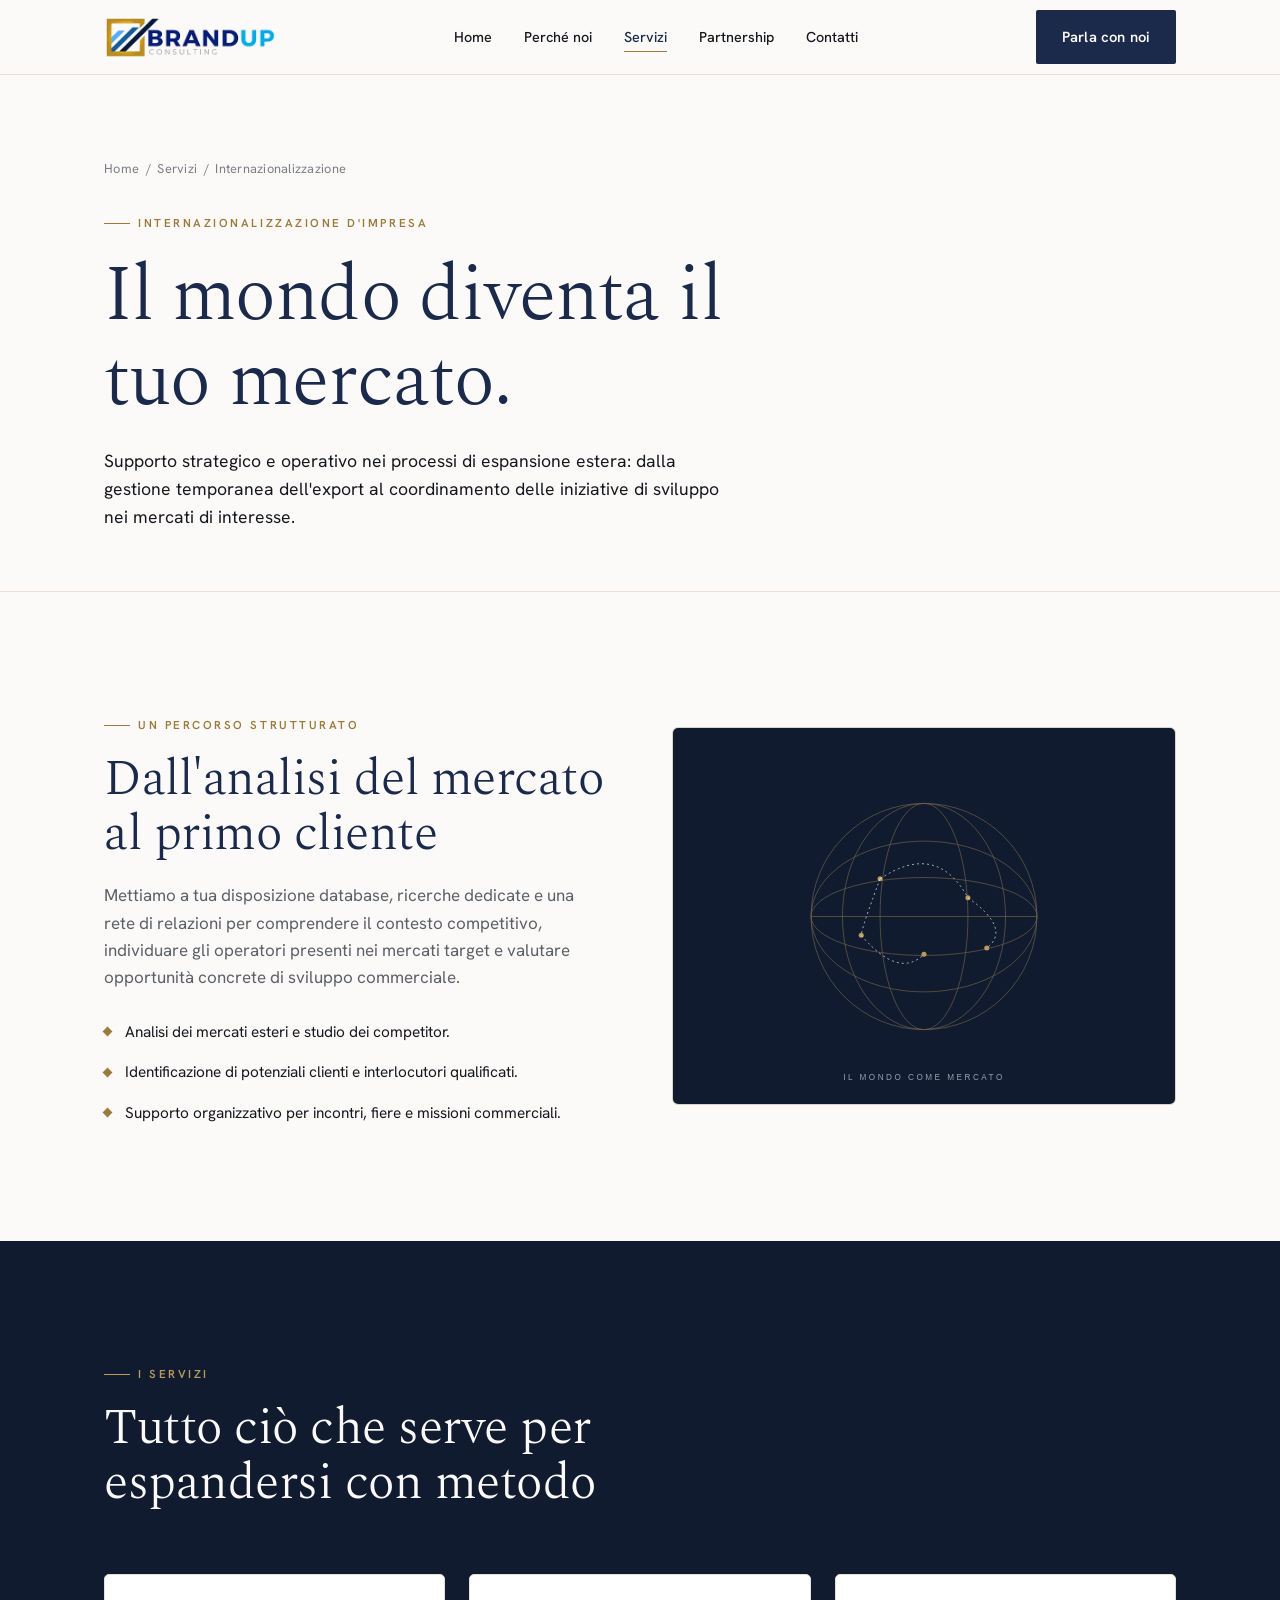
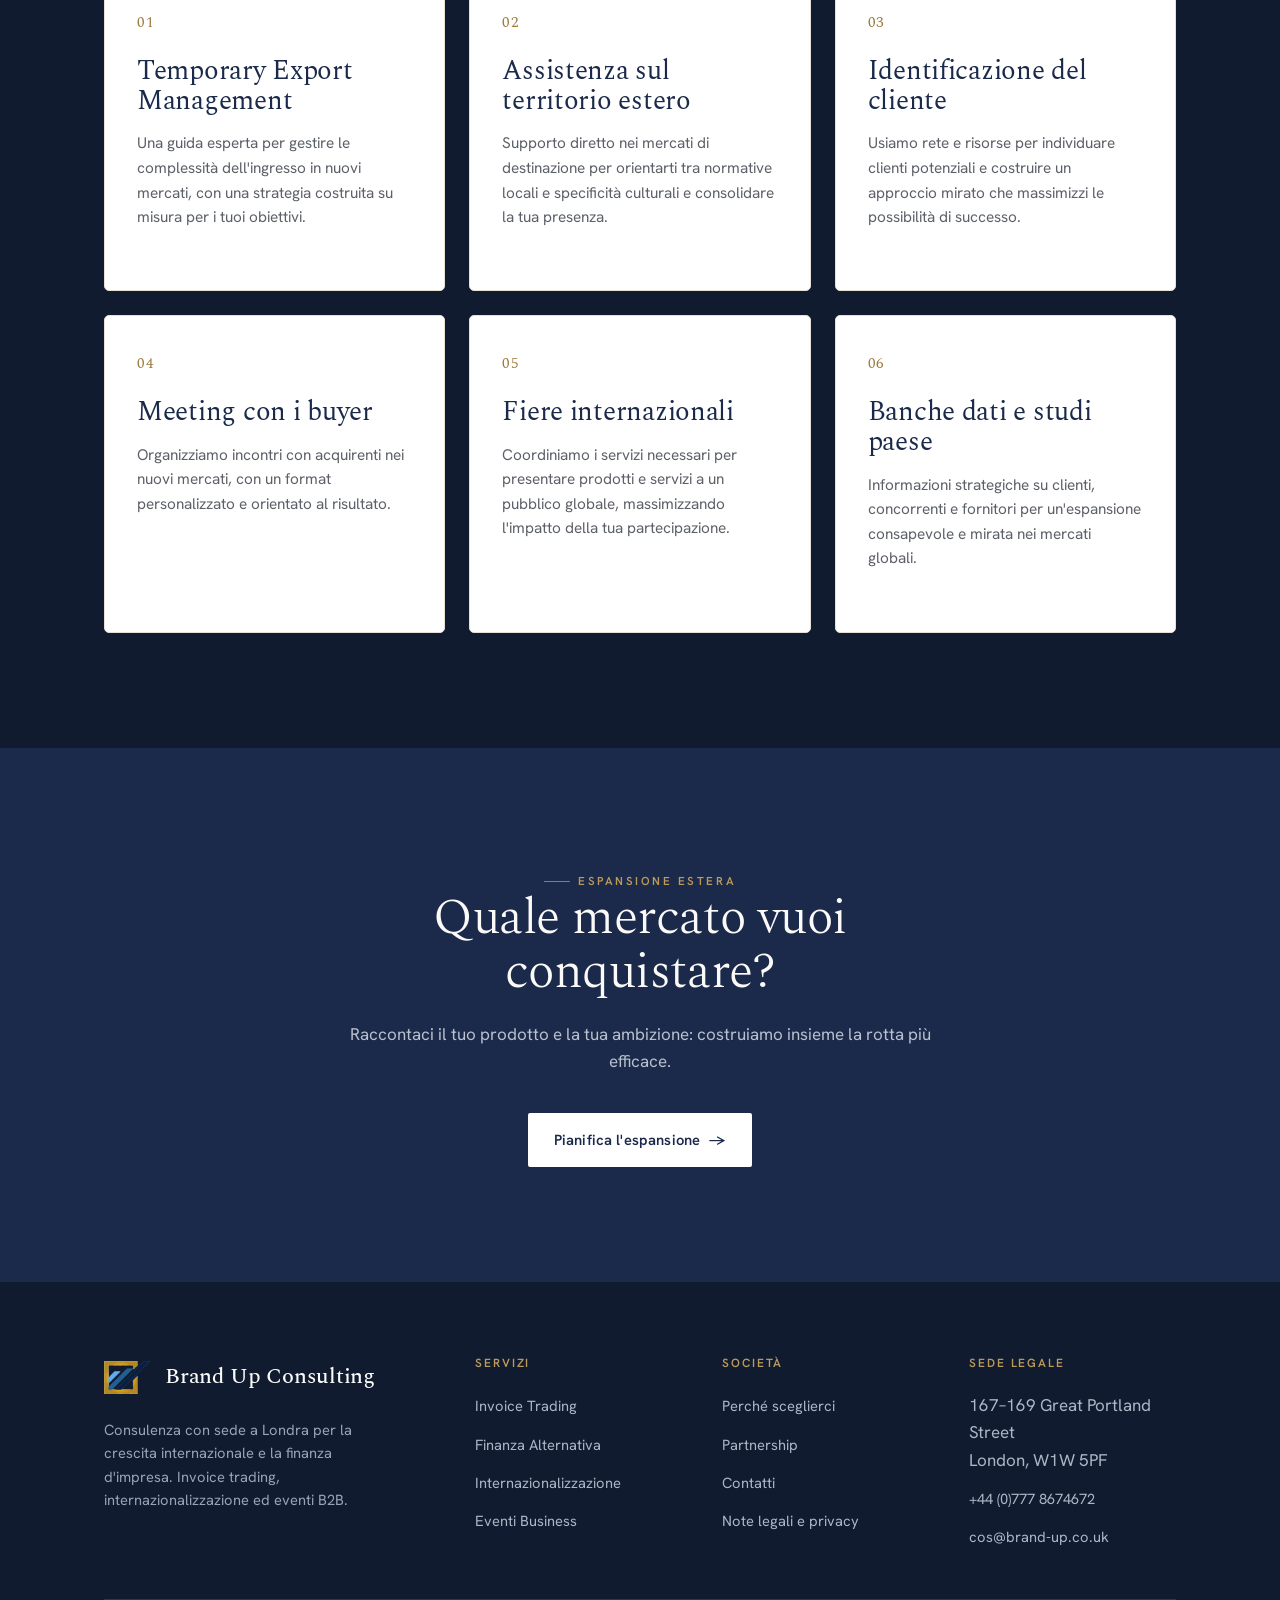
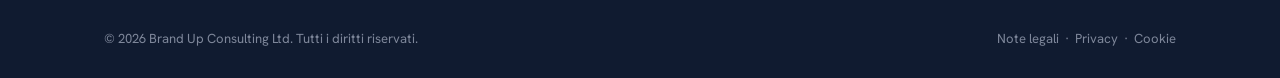
<file: internazionalizzazione.html>
<!DOCTYPE html>
<html lang="it">
<head>
<meta charset="UTF-8">
<meta name="viewport" content="width=device-width, initial-scale=1">
<title>Internazionalizzazione d'impresa | Brand Up Consulting</title>
<meta name="description" content="Temporary Export Management, analisi dei mercati esteri e assistenza sul territorio: Brand Up Consulting ti accompagna nell'espansione internazionale.">
<meta property="og:title" content="Internazionalizzazione d'impresa | Brand Up Consulting">
<meta property="og:description" content="Temporary Export Management, analisi dei mercati esteri e assistenza sul territorio: Brand Up Consulting ti accompagna nell'espansione internazionale.">
<meta property="og:type" content="website">
<link rel="preconnect" href="https://fonts.googleapis.com">
<link rel="preconnect" href="https://fonts.gstatic.com" crossorigin>
<link rel="stylesheet" href="assets/style.css">
</head>
<body>
<header class="site-header">
  <div class="wrap nav">
    <a href="index.html" class="brand"><span class="mark">B</span><span>Brand&nbsp;Up <b>Consulting</b></span></a>
    <nav aria-label="Principale">
      <ul class="nav-links">
        <li><a href="index.html">Home</a></li>
        <li><a href="perche-sceglierci.html">Perché noi</a></li>
        <li class="has-sub">
          <a href="finanza-alternativa.html" class="active">Servizi</a>
          <ul class="submenu">
            <li><a href="finanza-alternativa.html">Invoice Trading &amp; Finanza Alternativa<small>Cessione crediti e liquidità senza nuovo debito</small></a></li>
            <li><a href="internazionalizzazione.html">Internazionalizzazione d'impresa<small>Export management e ingresso nei mercati esteri</small></a></li>
            <li><a href="eventi.html">Eventi &amp; Business Network<small>Incontri B2B, fiere e missioni commerciali</small></a></li>
          </ul>
        </li>
        <li><a href="partnership.html">Partnership</a></li>
        <li><a href="contatti.html">Contatti</a></li>
      </ul>
    </nav>
    <div class="nav-cta">
      <a href="contatti.html" class="btn btn-primary">Parla con noi</a>
      <button class="menu-toggle" aria-label="Apri menu" aria-expanded="false"><span></span><span></span><span></span></button>
    </div>
  </div>
</header>
<main>

<section class="page-hero">
  <div class="wrap">
    <div class="crumbs reveal"><a href="index.html">Home</a> &nbsp;/&nbsp; Servizi &nbsp;/&nbsp; Internazionalizzazione</div>
    <span class="eyebrow reveal">Internazionalizzazione d'impresa</span>
    <h1 class="reveal">Il mondo diventa il tuo mercato.</h1>
    <p class="reveal">Supporto strategico e operativo nei processi di espansione estera: dalla gestione temporanea dell'export al coordinamento delle iniziative di sviluppo nei mercati di interesse.</p>
  </div>
</section>

<section>
  <div class="wrap">
    <div class="split reverse">
      <div class="split-media reveal"><img src="assets/plate-intl.svg" alt="Rotte commerciali internazionali"></div>
      <div class="reveal">
        <span class="eyebrow">Un percorso strutturato</span>
        <h2>Dall'analisi del mercato al primo cliente</h2>
        <p>Mettiamo a tua disposizione database, ricerche dedicate e una rete di relazioni per comprendere il contesto competitivo, individuare gli operatori presenti nei mercati target e valutare opportunità concrete di sviluppo commerciale.</p>
        <ul class="feat-list">
          <li>Analisi dei mercati esteri e studio dei competitor.</li>
          <li>Identificazione di potenziali clienti e interlocutori qualificati.</li>
          <li>Supporto organizzativo per incontri, fiere e missioni commerciali.</li>
        </ul>
      </div>
    </div>
  </div>
</section>

<section class="panel-navy">
  <div class="wrap">
    <div class="section-head reveal"><span class="eyebrow">I servizi</span><h2>Tutto ciò che serve per espandersi con metodo</h2></div>
    <div class="grid-3">
      <article class="card reveal"><span class="idx">01</span><h3>Temporary Export Management</h3><p>Una guida esperta per gestire le complessità dell'ingresso in nuovi mercati, con una strategia costruita su misura per i tuoi obiettivi.</p></article>
      <article class="card reveal"><span class="idx">02</span><h3>Assistenza sul territorio estero</h3><p>Supporto diretto nei mercati di destinazione per orientarti tra normative locali e specificità culturali e consolidare la tua presenza.</p></article>
      <article class="card reveal"><span class="idx">03</span><h3>Identificazione del cliente</h3><p>Usiamo rete e risorse per individuare clienti potenziali e costruire un approccio mirato che massimizzi le possibilità di successo.</p></article>
      <article class="card reveal"><span class="idx">04</span><h3>Meeting con i buyer</h3><p>Organizziamo incontri con acquirenti nei nuovi mercati, con un format personalizzato e orientato al risultato.</p></article>
      <article class="card reveal"><span class="idx">05</span><h3>Fiere internazionali</h3><p>Coordiniamo i servizi necessari per presentare prodotti e servizi a un pubblico globale, massimizzando l'impatto della tua partecipazione.</p></article>
      <article class="card reveal"><span class="idx">06</span><h3>Banche dati e studi paese</h3><p>Informazioni strategiche su clienti, concorrenti e fornitori per un'espansione consapevole e mirata nei mercati globali.</p></article>
    </div>
  </div>
</section>

<section class="cta-band">
  <div class="wrap">
    <span class="eyebrow" style="justify-content:center;color:#BB9A5C">Espansione estera</span>
    <h2>Quale mercato vuoi conquistare?</h2>
    <p>Raccontaci il tuo prodotto e la tua ambizione: costruiamo insieme la rotta più efficace.</p>
    <div class="hero-actions"><a href="contatti.html" class="btn btn-primary" style="background:#fff;color:#1B2A4A">Pianifica l'espansione <span class="arr">&rarr;</span></a></div>
  </div>
</section>
</main>
<footer class="site-footer">
  <div class="wrap">
    <div class="foot-grid">
      <div>
        <a href="index.html" class="brand"><span class="mark">B</span><span>Brand&nbsp;Up <b>Consulting</b></span></a>
        <p class="foot-about">Consulenza con sede a Londra per la crescita internazionale e la finanza d'impresa. Invoice trading, internazionalizzazione ed eventi B2B.</p>
      </div>
      <div class="foot-col">
        <h5>Servizi</h5>
        <ul>
          <li><a href="finanza-alternativa.html">Invoice Trading</a></li>
          <li><a href="finanza-alternativa.html">Finanza Alternativa</a></li>
          <li><a href="internazionalizzazione.html">Internazionalizzazione</a></li>
          <li><a href="eventi.html">Eventi Business</a></li>
        </ul>
      </div>
      <div class="foot-col">
        <h5>Società</h5>
        <ul>
          <li><a href="perche-sceglierci.html">Perché sceglierci</a></li>
          <li><a href="partnership.html">Partnership</a></li>
          <li><a href="contatti.html">Contatti</a></li>
          <li><a href="note-legali.html">Note legali e privacy</a></li>
        </ul>
      </div>
      <div class="foot-col">
        <h5>Sede legale</h5>
        <ul>
          <li>167&ndash;169 Great Portland Street<br>London, W1W 5PF</li>
          <li><a href="tel:+447778674672">+44 (0)777 8674672</a></li>
          <li><a href="mailto:cos@brand-up.co.uk">cos@brand-up.co.uk</a></li>
        </ul>
      </div>
    </div>
    <div class="foot-bottom">
      <span>&copy; <span id="yr"></span> Brand Up Consulting Ltd. Tutti i diritti riservati.</span>
      <span><a href="note-legali.html">Note legali</a> &nbsp;&middot;&nbsp; <a href="note-legali.html">Privacy</a> &nbsp;&middot;&nbsp; <a href="note-legali.html">Cookie</a></span>
    </div>
  </div>
</footer>
<script>document.getElementById('yr').textContent=new Date().getFullYear();</script>
<script src="assets/main.js"></script>
</body>
</html>
</file>
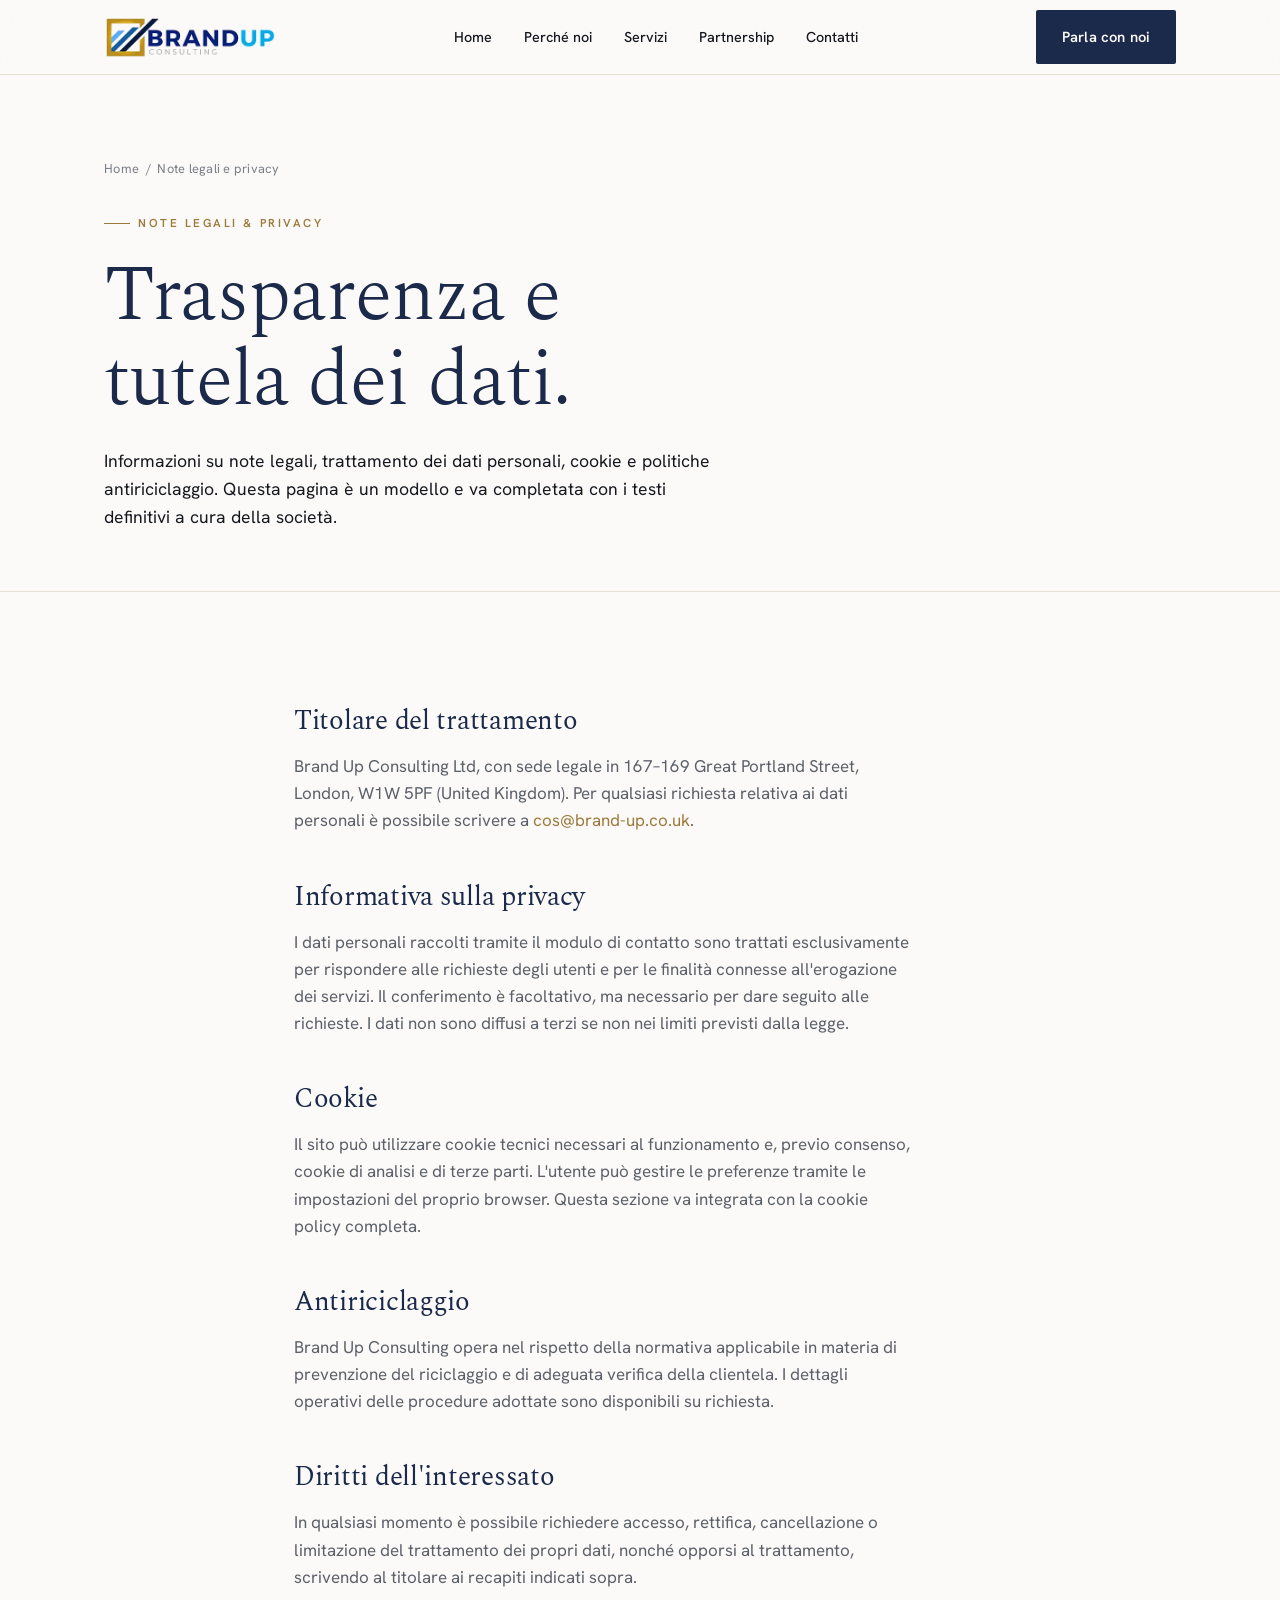
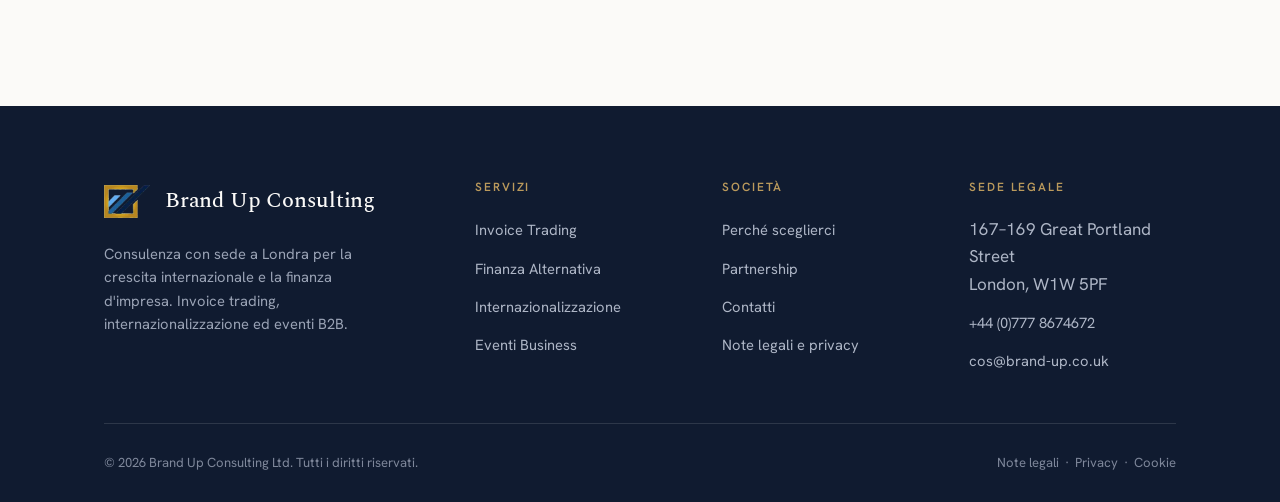
<file: note-legali.html>
<!DOCTYPE html>
<html lang="it">
<head>
<meta charset="UTF-8">
<meta name="viewport" content="width=device-width, initial-scale=1">
<title>Note legali e privacy | Brand Up Consulting</title>
<meta name="description" content="Note legali, informativa privacy, cookie policy e politiche antiriciclaggio di Brand Up Consulting.">
<meta property="og:title" content="Note legali e privacy | Brand Up Consulting">
<meta property="og:description" content="Note legali, informativa privacy, cookie policy e politiche antiriciclaggio di Brand Up Consulting.">
<meta property="og:type" content="website">
<link rel="preconnect" href="https://fonts.googleapis.com">
<link rel="preconnect" href="https://fonts.gstatic.com" crossorigin>
<link rel="stylesheet" href="assets/style.css">
</head>
<body>
<header class="site-header">
  <div class="wrap nav">
    <a href="index.html" class="brand"><span class="mark">B</span><span>Brand&nbsp;Up <b>Consulting</b></span></a>
    <nav aria-label="Principale">
      <ul class="nav-links">
        <li><a href="index.html">Home</a></li>
        <li><a href="perche-sceglierci.html">Perché noi</a></li>
        <li class="has-sub">
          <a href="finanza-alternativa.html">Servizi</a>
          <ul class="submenu">
            <li><a href="finanza-alternativa.html">Invoice Trading &amp; Finanza Alternativa<small>Cessione crediti e liquidità senza nuovo debito</small></a></li>
            <li><a href="internazionalizzazione.html">Internazionalizzazione d'impresa<small>Export management e ingresso nei mercati esteri</small></a></li>
            <li><a href="eventi.html">Eventi &amp; Business Network<small>Incontri B2B, fiere e missioni commerciali</small></a></li>
          </ul>
        </li>
        <li><a href="partnership.html">Partnership</a></li>
        <li><a href="contatti.html">Contatti</a></li>
      </ul>
    </nav>
    <div class="nav-cta">
      <a href="contatti.html" class="btn btn-primary">Parla con noi</a>
      <button class="menu-toggle" aria-label="Apri menu" aria-expanded="false"><span></span><span></span><span></span></button>
    </div>
  </div>
</header>
<main>

<section class="page-hero">
  <div class="wrap">
    <div class="crumbs reveal"><a href="index.html">Home</a> &nbsp;/&nbsp; Note legali e privacy</div>
    <span class="eyebrow reveal">Note legali &amp; Privacy</span>
    <h1 class="reveal">Trasparenza e tutela dei dati.</h1>
    <p class="reveal">Informazioni su note legali, trattamento dei dati personali, cookie e politiche antiriciclaggio. Questa pagina è un modello e va completata con i testi definitivi a cura della società.</p>
  </div>
</section>

<section>
  <div class="wrap" style="max-width:820px">
    <div class="reveal" style="margin-bottom:3rem">
      <h3 style="margin-bottom:1rem">Titolare del trattamento</h3>
      <p>Brand Up Consulting Ltd, con sede legale in 167&ndash;169 Great Portland Street, London, W1W 5PF (United Kingdom). Per qualsiasi richiesta relativa ai dati personali è possibile scrivere a <a href="mailto:cos@brand-up.co.uk" style="color:var(--brass)">cos@brand-up.co.uk</a>.</p>
    </div>
    <div class="reveal" style="margin-bottom:3rem">
      <h3 style="margin-bottom:1rem">Informativa sulla privacy</h3>
      <p>I dati personali raccolti tramite il modulo di contatto sono trattati esclusivamente per rispondere alle richieste degli utenti e per le finalità connesse all'erogazione dei servizi. Il conferimento è facoltativo, ma necessario per dare seguito alle richieste. I dati non sono diffusi a terzi se non nei limiti previsti dalla legge.</p>
    </div>
    <div class="reveal" style="margin-bottom:3rem">
      <h3 style="margin-bottom:1rem">Cookie</h3>
      <p>Il sito può utilizzare cookie tecnici necessari al funzionamento e, previo consenso, cookie di analisi e di terze parti. L'utente può gestire le preferenze tramite le impostazioni del proprio browser. Questa sezione va integrata con la cookie policy completa.</p>
    </div>
    <div class="reveal" style="margin-bottom:3rem">
      <h3 style="margin-bottom:1rem">Antiriciclaggio</h3>
      <p>Brand Up Consulting opera nel rispetto della normativa applicabile in materia di prevenzione del riciclaggio e di adeguata verifica della clientela. I dettagli operativi delle procedure adottate sono disponibili su richiesta.</p>
    </div>
    <div class="reveal">
      <h3 style="margin-bottom:1rem">Diritti dell'interessato</h3>
      <p>In qualsiasi momento è possibile richiedere accesso, rettifica, cancellazione o limitazione del trattamento dei propri dati, nonché opporsi al trattamento, scrivendo al titolare ai recapiti indicati sopra.</p>
    </div>
  </div>
</section>
</main>
<footer class="site-footer">
  <div class="wrap">
    <div class="foot-grid">
      <div>
        <a href="index.html" class="brand"><span class="mark">B</span><span>Brand&nbsp;Up <b>Consulting</b></span></a>
        <p class="foot-about">Consulenza con sede a Londra per la crescita internazionale e la finanza d'impresa. Invoice trading, internazionalizzazione ed eventi B2B.</p>
      </div>
      <div class="foot-col">
        <h5>Servizi</h5>
        <ul>
          <li><a href="finanza-alternativa.html">Invoice Trading</a></li>
          <li><a href="finanza-alternativa.html">Finanza Alternativa</a></li>
          <li><a href="internazionalizzazione.html">Internazionalizzazione</a></li>
          <li><a href="eventi.html">Eventi Business</a></li>
        </ul>
      </div>
      <div class="foot-col">
        <h5>Società</h5>
        <ul>
          <li><a href="perche-sceglierci.html">Perché sceglierci</a></li>
          <li><a href="partnership.html">Partnership</a></li>
          <li><a href="contatti.html">Contatti</a></li>
          <li><a href="note-legali.html">Note legali e privacy</a></li>
        </ul>
      </div>
      <div class="foot-col">
        <h5>Sede legale</h5>
        <ul>
          <li>167&ndash;169 Great Portland Street<br>London, W1W 5PF</li>
          <li><a href="tel:+447778674672">+44 (0)777 8674672</a></li>
          <li><a href="mailto:cos@brand-up.co.uk">cos@brand-up.co.uk</a></li>
        </ul>
      </div>
    </div>
    <div class="foot-bottom">
      <span>&copy; <span id="yr"></span> Brand Up Consulting Ltd. Tutti i diritti riservati.</span>
      <span><a href="note-legali.html">Note legali</a> &nbsp;&middot;&nbsp; <a href="note-legali.html">Privacy</a> &nbsp;&middot;&nbsp; <a href="note-legali.html">Cookie</a></span>
    </div>
  </div>
</footer>
<script>document.getElementById('yr').textContent=new Date().getFullYear();</script>
<script src="assets/main.js"></script>
</body>
</html>
</file>
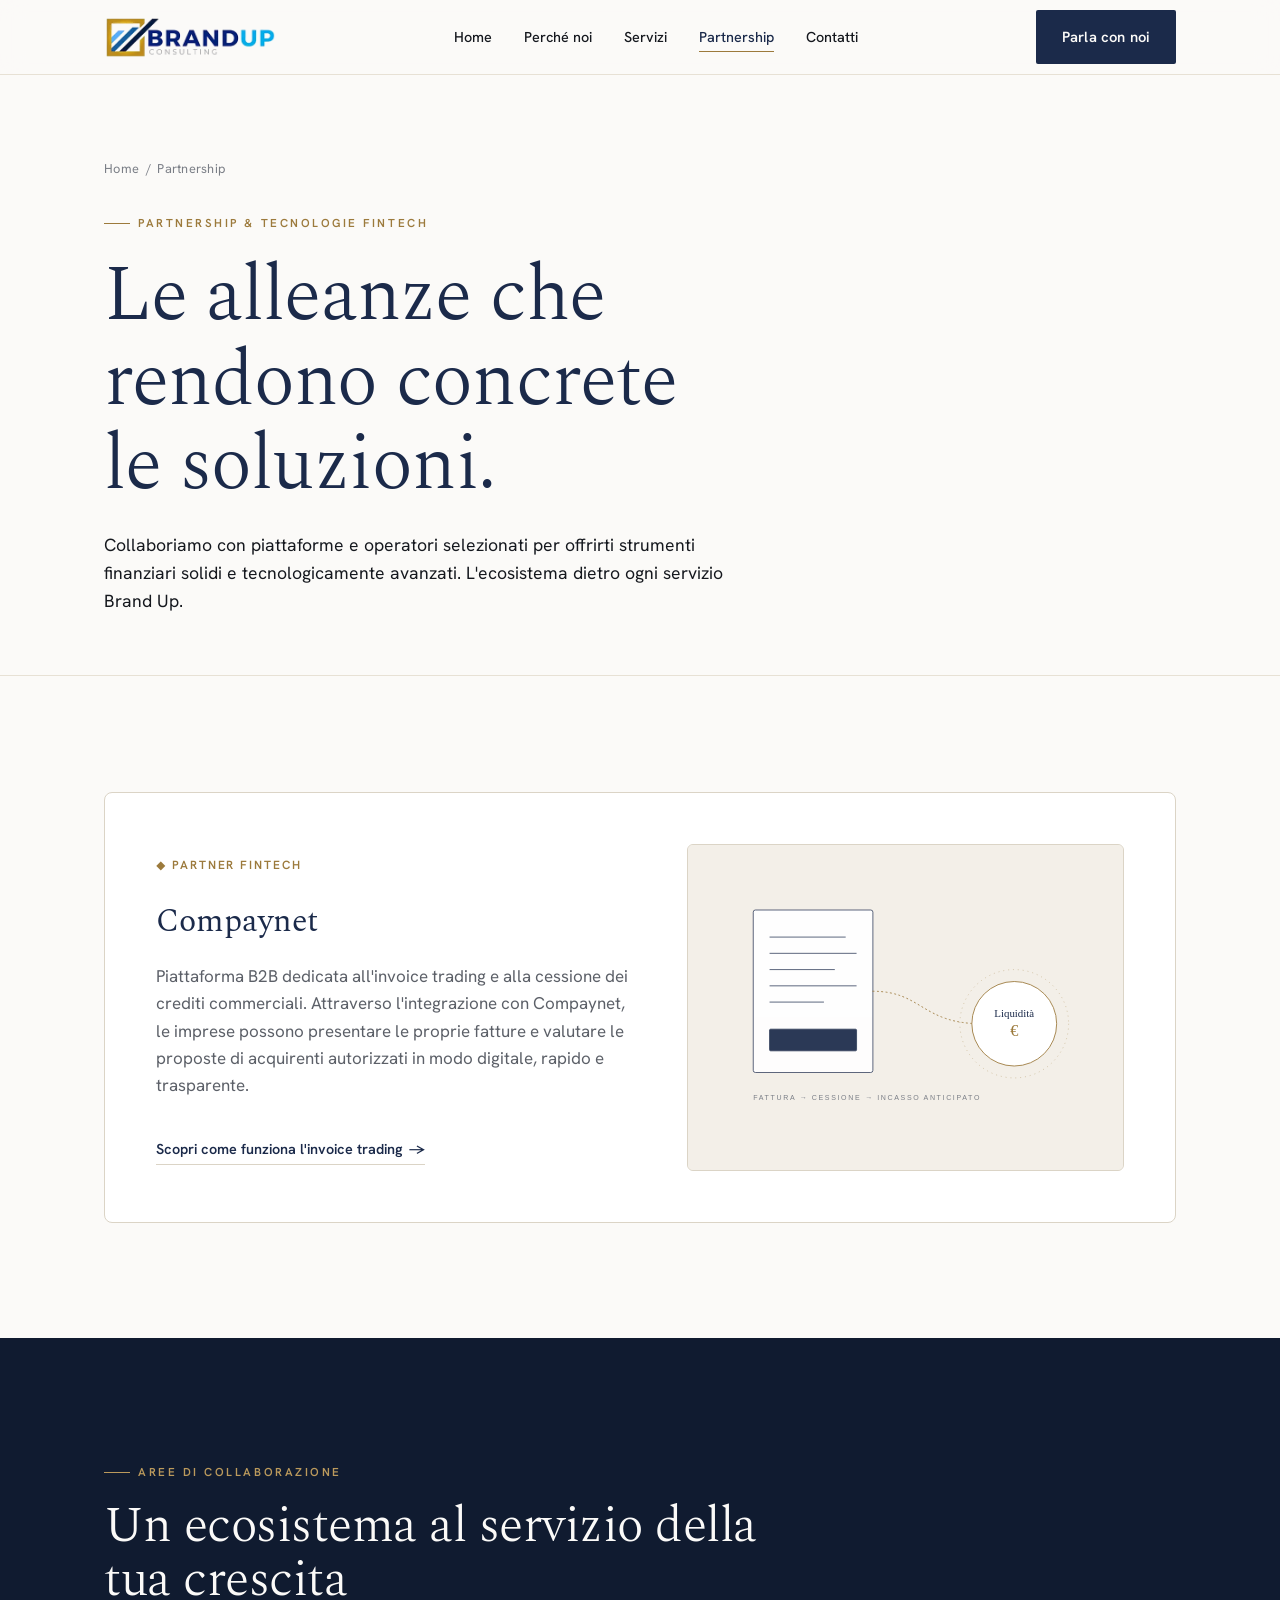
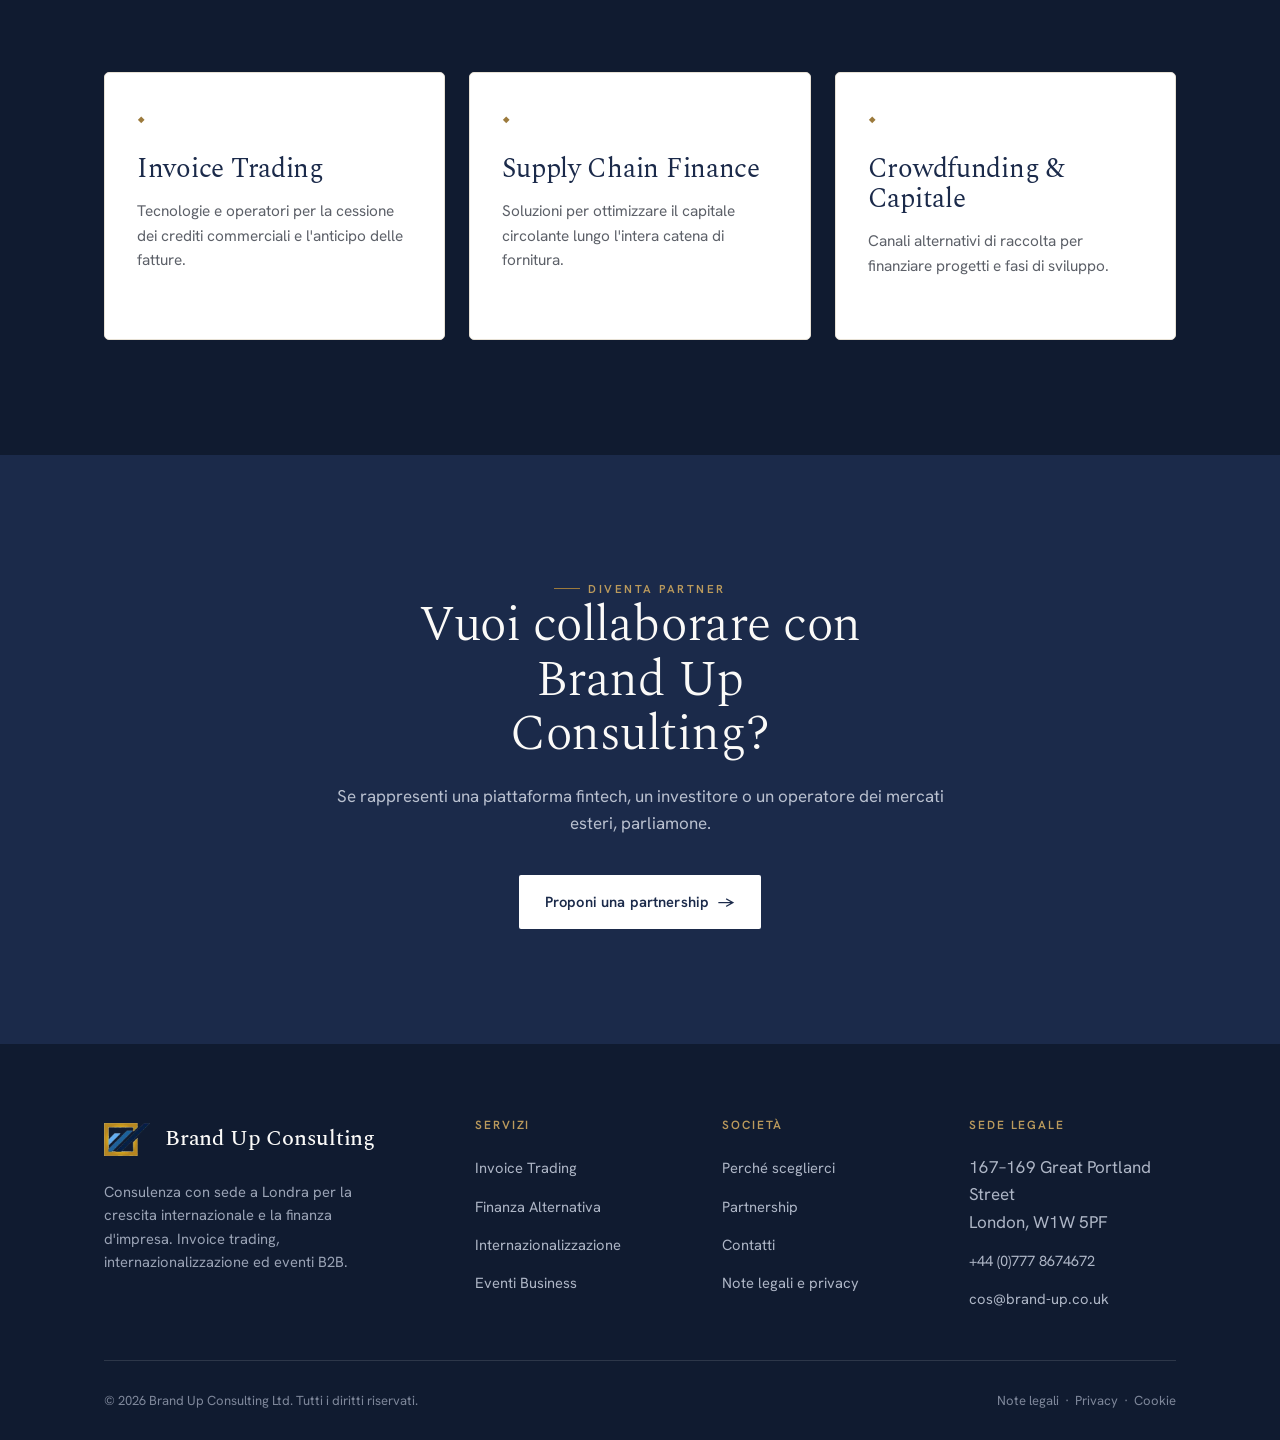
<file: partnership.html>
<!DOCTYPE html>
<html lang="it">
<head>
<meta charset="UTF-8">
<meta name="viewport" content="width=device-width, initial-scale=1">
<title>Partnership e tecnologie fintech | Brand Up Consulting</title>
<meta name="description" content="Le partnership di Brand Up Consulting, da Compaynet alle soluzioni di supply chain finance e crowdfunding: l'ecosistema dietro ogni servizio.">
<meta property="og:title" content="Partnership e tecnologie fintech | Brand Up Consulting">
<meta property="og:description" content="Le partnership di Brand Up Consulting, da Compaynet alle soluzioni di supply chain finance e crowdfunding: l'ecosistema dietro ogni servizio.">
<meta property="og:type" content="website">
<link rel="preconnect" href="https://fonts.googleapis.com">
<link rel="preconnect" href="https://fonts.gstatic.com" crossorigin>
<link rel="stylesheet" href="assets/style.css">
</head>
<body>
<header class="site-header">
  <div class="wrap nav">
    <a href="index.html" class="brand"><span class="mark">B</span><span>Brand&nbsp;Up <b>Consulting</b></span></a>
    <nav aria-label="Principale">
      <ul class="nav-links">
        <li><a href="index.html">Home</a></li>
        <li><a href="perche-sceglierci.html">Perché noi</a></li>
        <li class="has-sub">
          <a href="finanza-alternativa.html">Servizi</a>
          <ul class="submenu">
            <li><a href="finanza-alternativa.html">Invoice Trading &amp; Finanza Alternativa<small>Cessione crediti e liquidità senza nuovo debito</small></a></li>
            <li><a href="internazionalizzazione.html">Internazionalizzazione d'impresa<small>Export management e ingresso nei mercati esteri</small></a></li>
            <li><a href="eventi.html">Eventi &amp; Business Network<small>Incontri B2B, fiere e missioni commerciali</small></a></li>
          </ul>
        </li>
        <li><a href="partnership.html" class="active">Partnership</a></li>
        <li><a href="contatti.html">Contatti</a></li>
      </ul>
    </nav>
    <div class="nav-cta">
      <a href="contatti.html" class="btn btn-primary">Parla con noi</a>
      <button class="menu-toggle" aria-label="Apri menu" aria-expanded="false"><span></span><span></span><span></span></button>
    </div>
  </div>
</header>
<main>

<section class="page-hero">
  <div class="wrap">
    <div class="crumbs reveal"><a href="index.html">Home</a> &nbsp;/&nbsp; Partnership</div>
    <span class="eyebrow reveal">Partnership &amp; Tecnologie fintech</span>
    <h1 class="reveal">Le alleanze che rendono concrete le soluzioni.</h1>
    <p class="reveal">Collaboriamo con piattaforme e operatori selezionati per offrirti strumenti finanziari solidi e tecnologicamente avanzati. L'ecosistema dietro ogni servizio Brand Up.</p>
  </div>
</section>

<section>
  <div class="wrap">
    <div class="fintech-card reveal">
      <div>
        <span class="tag">&#9670; Partner fintech</span>
        <div class="logo-line">Compaynet</div>
        <p>Piattaforma B2B dedicata all'invoice trading e alla cessione dei crediti commerciali. Attraverso l'integrazione con Compaynet, le imprese possono presentare le proprie fatture e valutare le proposte di acquirenti autorizzati in modo digitale, rapido e trasparente.</p>
        <div class="hero-actions"><a href="finanza-alternativa.html" class="link-brass">Scopri come funziona l'invoice trading <span class="arr">&rarr;</span></a></div>
      </div>
      <div class="split-media" style="aspect-ratio:4/3"><img src="assets/plate-invoice.svg" alt="Tecnologia di invoice trading"></div>
    </div>
  </div>
</section>

<section class="panel-navy">
  <div class="wrap">
    <div class="section-head reveal"><span class="eyebrow">Aree di collaborazione</span><h2>Un ecosistema al servizio della tua crescita</h2></div>
    <div class="grid-3">
      <article class="card reveal"><span class="idx">&#9670;</span><h3>Invoice Trading</h3><p>Tecnologie e operatori per la cessione dei crediti commerciali e l'anticipo delle fatture.</p></article>
      <article class="card reveal"><span class="idx">&#9670;</span><h3>Supply Chain Finance</h3><p>Soluzioni per ottimizzare il capitale circolante lungo l'intera catena di fornitura.</p></article>
      <article class="card reveal"><span class="idx">&#9670;</span><h3>Crowdfunding &amp; Capitale</h3><p>Canali alternativi di raccolta per finanziare progetti e fasi di sviluppo.</p></article>
    </div>
  </div>
</section>

<section class="cta-band">
  <div class="wrap">
    <span class="eyebrow" style="justify-content:center;color:#BB9A5C">Diventa partner</span>
    <h2>Vuoi collaborare con Brand Up Consulting?</h2>
    <p>Se rappresenti una piattaforma fintech, un investitore o un operatore dei mercati esteri, parliamone.</p>
    <div class="hero-actions"><a href="contatti.html" class="btn btn-primary" style="background:#fff;color:#1B2A4A">Proponi una partnership <span class="arr">&rarr;</span></a></div>
  </div>
</section>
</main>
<footer class="site-footer">
  <div class="wrap">
    <div class="foot-grid">
      <div>
        <a href="index.html" class="brand"><span class="mark">B</span><span>Brand&nbsp;Up <b>Consulting</b></span></a>
        <p class="foot-about">Consulenza con sede a Londra per la crescita internazionale e la finanza d'impresa. Invoice trading, internazionalizzazione ed eventi B2B.</p>
      </div>
      <div class="foot-col">
        <h5>Servizi</h5>
        <ul>
          <li><a href="finanza-alternativa.html">Invoice Trading</a></li>
          <li><a href="finanza-alternativa.html">Finanza Alternativa</a></li>
          <li><a href="internazionalizzazione.html">Internazionalizzazione</a></li>
          <li><a href="eventi.html">Eventi Business</a></li>
        </ul>
      </div>
      <div class="foot-col">
        <h5>Società</h5>
        <ul>
          <li><a href="perche-sceglierci.html">Perché sceglierci</a></li>
          <li><a href="partnership.html">Partnership</a></li>
          <li><a href="contatti.html">Contatti</a></li>
          <li><a href="note-legali.html">Note legali e privacy</a></li>
        </ul>
      </div>
      <div class="foot-col">
        <h5>Sede legale</h5>
        <ul>
          <li>167&ndash;169 Great Portland Street<br>London, W1W 5PF</li>
          <li><a href="tel:+447778674672">+44 (0)777 8674672</a></li>
          <li><a href="mailto:cos@brand-up.co.uk">cos@brand-up.co.uk</a></li>
        </ul>
      </div>
    </div>
    <div class="foot-bottom">
      <span>&copy; <span id="yr"></span> Brand Up Consulting Ltd. Tutti i diritti riservati.</span>
      <span><a href="note-legali.html">Note legali</a> &nbsp;&middot;&nbsp; <a href="note-legali.html">Privacy</a> &nbsp;&middot;&nbsp; <a href="note-legali.html">Cookie</a></span>
    </div>
  </div>
</footer>
<script>document.getElementById('yr').textContent=new Date().getFullYear();</script>
<script src="assets/main.js"></script>
</body>
</html>
</file>
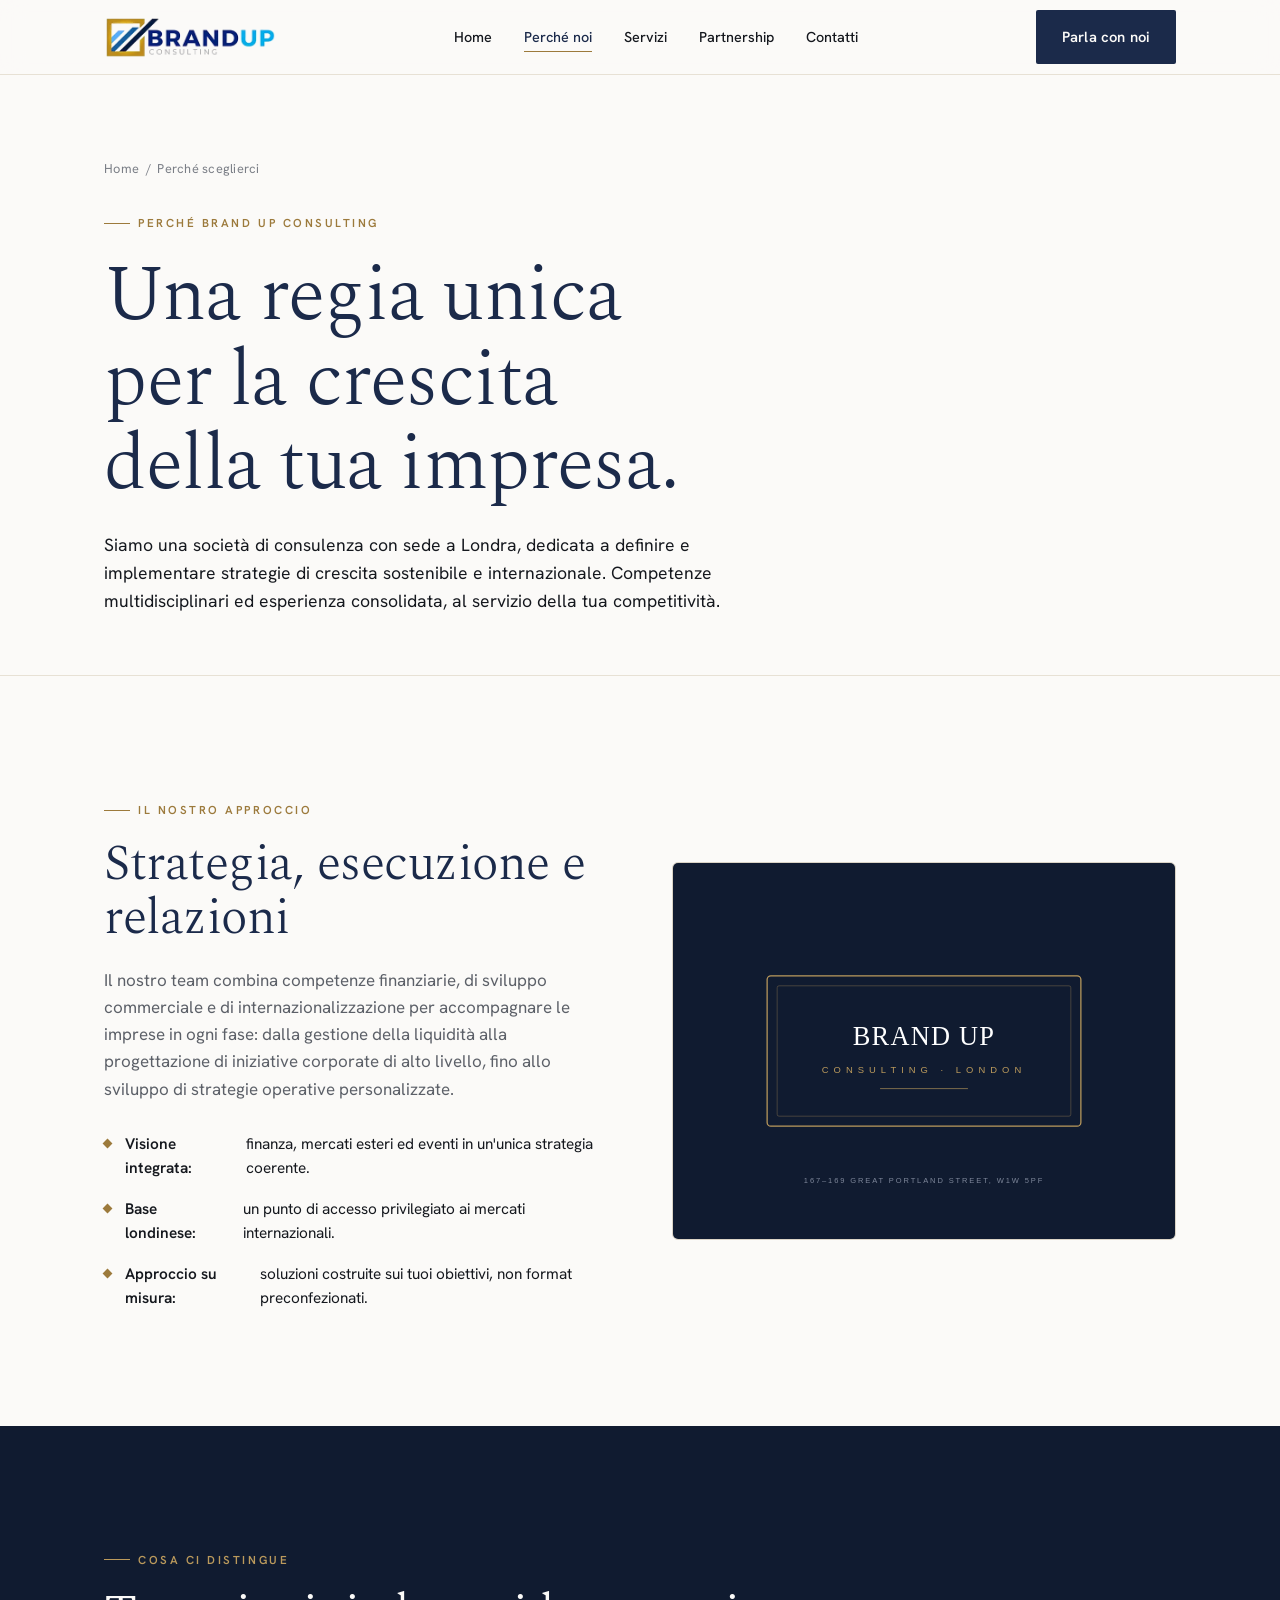
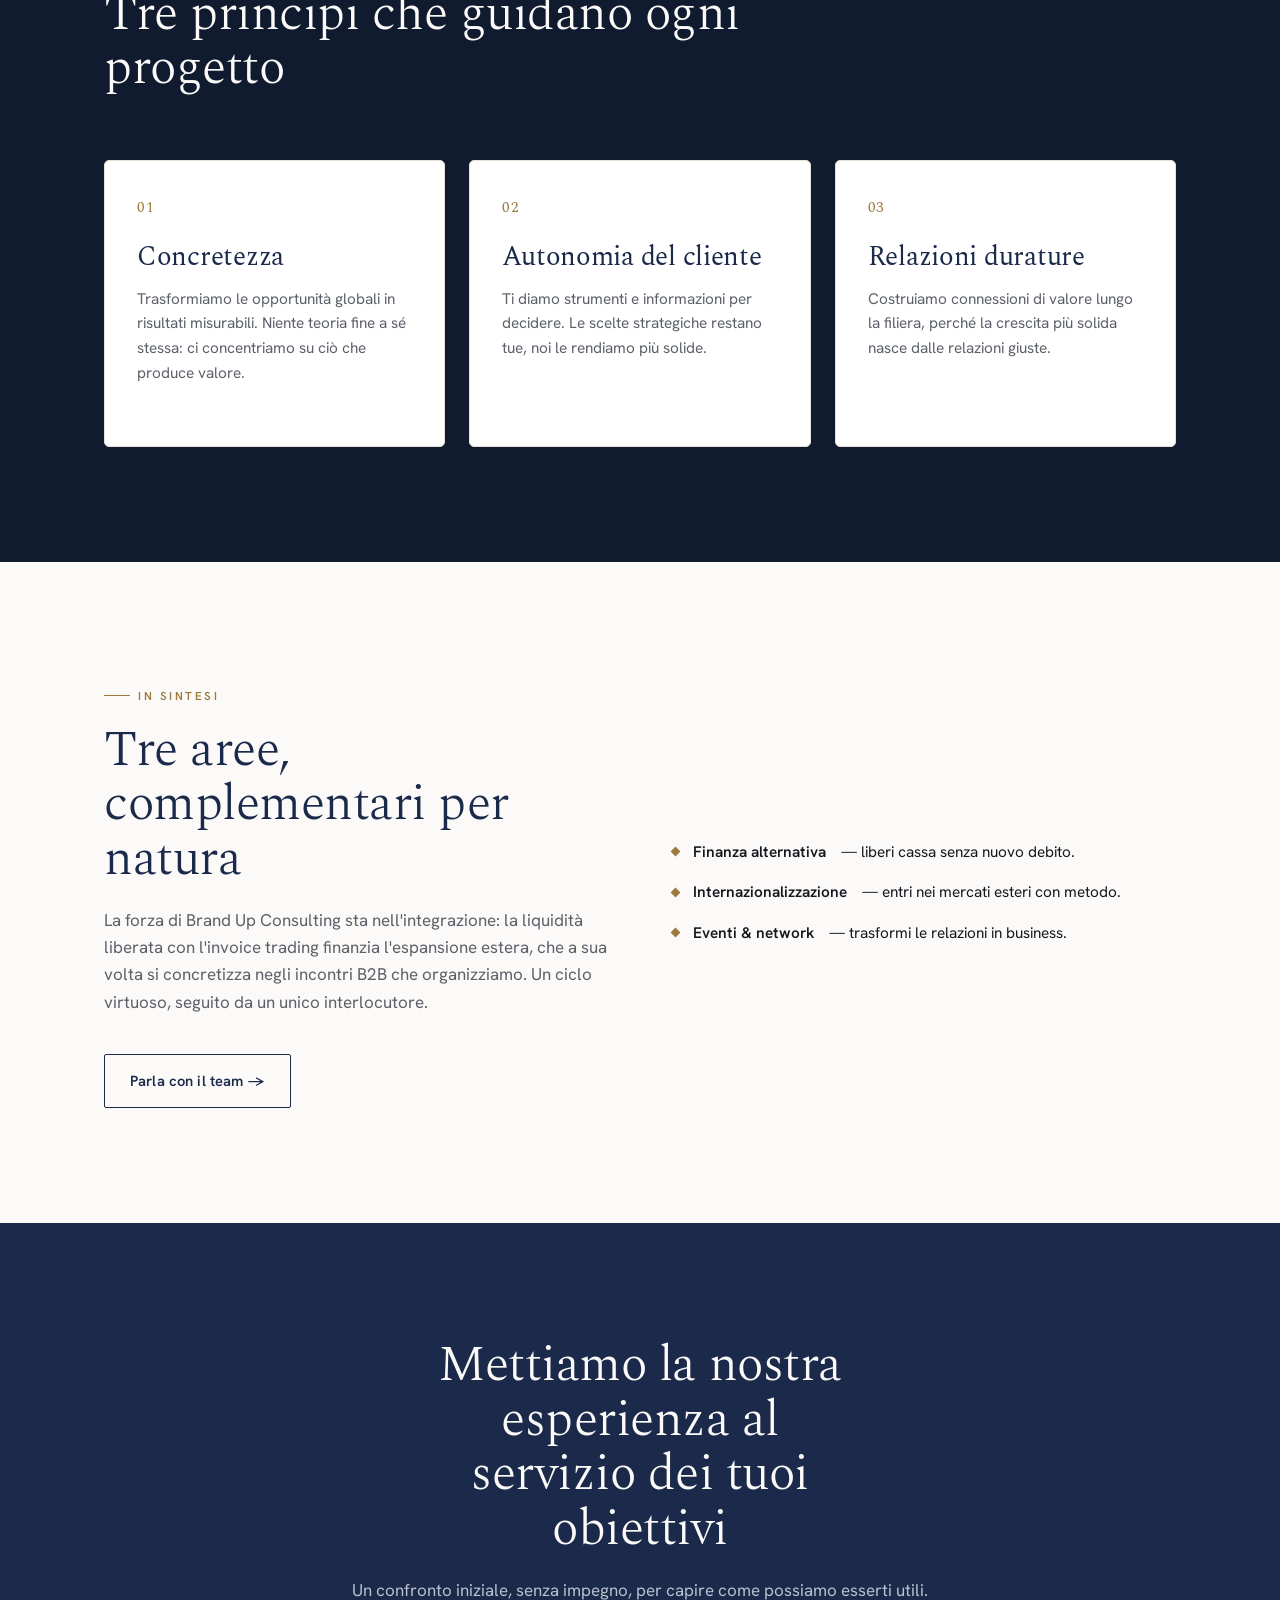
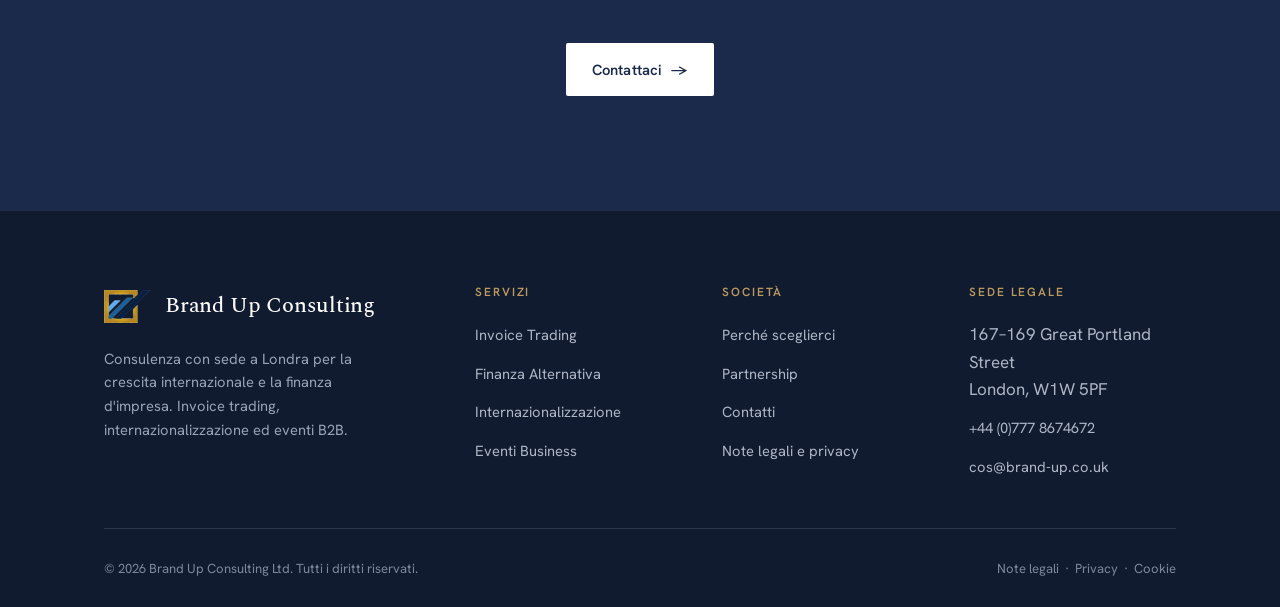
<file: perche-sceglierci.html>
<!DOCTYPE html>
<html lang="it">
<head>
<meta charset="UTF-8">
<meta name="viewport" content="width=device-width, initial-scale=1">
<title>Perché sceglierci | Brand Up Consulting</title>
<meta name="description" content="Brand Up Consulting integra finanza alternativa, internazionalizzazione ed eventi B2B in un'unica regia, con base a Londra e un approccio su misura.">
<meta property="og:title" content="Perché sceglierci | Brand Up Consulting">
<meta property="og:description" content="Brand Up Consulting integra finanza alternativa, internazionalizzazione ed eventi B2B in un'unica regia, con base a Londra e un approccio su misura.">
<meta property="og:type" content="website">
<link rel="preconnect" href="https://fonts.googleapis.com">
<link rel="preconnect" href="https://fonts.gstatic.com" crossorigin>
<link rel="stylesheet" href="assets/style.css">
</head>
<body>
<header class="site-header">
  <div class="wrap nav">
    <a href="index.html" class="brand"><span class="mark">B</span><span>Brand&nbsp;Up <b>Consulting</b></span></a>
    <nav aria-label="Principale">
      <ul class="nav-links">
        <li><a href="index.html">Home</a></li>
        <li><a href="perche-sceglierci.html" class="active">Perché noi</a></li>
        <li class="has-sub">
          <a href="finanza-alternativa.html">Servizi</a>
          <ul class="submenu">
            <li><a href="finanza-alternativa.html">Invoice Trading &amp; Finanza Alternativa<small>Cessione crediti e liquidità senza nuovo debito</small></a></li>
            <li><a href="internazionalizzazione.html">Internazionalizzazione d'impresa<small>Export management e ingresso nei mercati esteri</small></a></li>
            <li><a href="eventi.html">Eventi &amp; Business Network<small>Incontri B2B, fiere e missioni commerciali</small></a></li>
          </ul>
        </li>
        <li><a href="partnership.html">Partnership</a></li>
        <li><a href="contatti.html">Contatti</a></li>
      </ul>
    </nav>
    <div class="nav-cta">
      <a href="contatti.html" class="btn btn-primary">Parla con noi</a>
      <button class="menu-toggle" aria-label="Apri menu" aria-expanded="false"><span></span><span></span><span></span></button>
    </div>
  </div>
</header>
<main>

<section class="page-hero">
  <div class="wrap">
    <div class="crumbs reveal"><a href="index.html">Home</a> &nbsp;/&nbsp; Perché sceglierci</div>
    <span class="eyebrow reveal">Perché Brand Up Consulting</span>
    <h1 class="reveal">Una regia unica per la crescita della tua impresa.</h1>
    <p class="reveal">Siamo una società di consulenza con sede a Londra, dedicata a definire e implementare strategie di crescita sostenibile e internazionale. Competenze multidisciplinari ed esperienza consolidata, al servizio della tua competitività.</p>
  </div>
</section>

<section>
  <div class="wrap">
    <div class="split reverse">
      <div class="split-media reveal"><img src="assets/plate-why.svg" alt="Targa Brand Up Consulting, Londra"></div>
      <div class="reveal">
        <span class="eyebrow">Il nostro approccio</span>
        <h2>Strategia, esecuzione e relazioni</h2>
        <p>Il nostro team combina competenze finanziarie, di sviluppo commerciale e di internazionalizzazione per accompagnare le imprese in ogni fase: dalla gestione della liquidità alla progettazione di iniziative corporate di alto livello, fino allo sviluppo di strategie operative personalizzate.</p>
        <ul class="feat-list">
          <li><strong>Visione integrata:</strong> finanza, mercati esteri ed eventi in un'unica strategia coerente.</li>
          <li><strong>Base londinese:</strong> un punto di accesso privilegiato ai mercati internazionali.</li>
          <li><strong>Approccio su misura:</strong> soluzioni costruite sui tuoi obiettivi, non format preconfezionati.</li>
        </ul>
      </div>
    </div>
  </div>
</section>

<section class="panel-navy">
  <div class="wrap">
    <div class="section-head reveal"><span class="eyebrow">Cosa ci distingue</span><h2>Tre principi che guidano ogni progetto</h2></div>
    <div class="grid-3">
      <article class="card reveal"><span class="idx">01</span><h3>Concretezza</h3><p>Trasformiamo le opportunità globali in risultati misurabili. Niente teoria fine a sé stessa: ci concentriamo su ciò che produce valore.</p></article>
      <article class="card reveal"><span class="idx">02</span><h3>Autonomia del cliente</h3><p>Ti diamo strumenti e informazioni per decidere. Le scelte strategiche restano tue, noi le rendiamo più solide.</p></article>
      <article class="card reveal"><span class="idx">03</span><h3>Relazioni durature</h3><p>Costruiamo connessioni di valore lungo la filiera, perché la crescita più solida nasce dalle relazioni giuste.</p></article>
    </div>
  </div>
</section>

<section>
  <div class="wrap">
    <div class="split">
      <div class="reveal">
        <span class="eyebrow">In sintesi</span>
        <h2>Tre aree, complementari per natura</h2>
        <p>La forza di Brand Up Consulting sta nell'integrazione: la liquidità liberata con l'invoice trading finanzia l'espansione estera, che a sua volta si concretizza negli incontri B2B che organizziamo. Un ciclo virtuoso, seguito da un unico interlocutore.</p>
        <div class="hero-actions"><a href="contatti.html" class="btn btn-ghost">Parla con il team &rarr;</a></div>
      </div>
      <div class="reveal">
        <ul class="feat-list" style="margin-top:0">
          <li><strong>Finanza alternativa</strong> &mdash; liberi cassa senza nuovo debito.</li>
          <li><strong>Internazionalizzazione</strong> &mdash; entri nei mercati esteri con metodo.</li>
          <li><strong>Eventi &amp; network</strong> &mdash; trasformi le relazioni in business.</li>
        </ul>
      </div>
    </div>
  </div>
</section>

<section class="cta-band">
  <div class="wrap">
    <h2>Mettiamo la nostra esperienza al servizio dei tuoi obiettivi</h2>
    <p>Un confronto iniziale, senza impegno, per capire come possiamo esserti utili.</p>
    <div class="hero-actions"><a href="contatti.html" class="btn btn-primary" style="background:#fff;color:#1B2A4A">Contattaci <span class="arr">&rarr;</span></a></div>
  </div>
</section>
</main>
<footer class="site-footer">
  <div class="wrap">
    <div class="foot-grid">
      <div>
        <a href="index.html" class="brand"><span class="mark">B</span><span>Brand&nbsp;Up <b>Consulting</b></span></a>
        <p class="foot-about">Consulenza con sede a Londra per la crescita internazionale e la finanza d'impresa. Invoice trading, internazionalizzazione ed eventi B2B.</p>
      </div>
      <div class="foot-col">
        <h5>Servizi</h5>
        <ul>
          <li><a href="finanza-alternativa.html">Invoice Trading</a></li>
          <li><a href="finanza-alternativa.html">Finanza Alternativa</a></li>
          <li><a href="internazionalizzazione.html">Internazionalizzazione</a></li>
          <li><a href="eventi.html">Eventi Business</a></li>
        </ul>
      </div>
      <div class="foot-col">
        <h5>Società</h5>
        <ul>
          <li><a href="perche-sceglierci.html">Perché sceglierci</a></li>
          <li><a href="partnership.html">Partnership</a></li>
          <li><a href="contatti.html">Contatti</a></li>
          <li><a href="note-legali.html">Note legali e privacy</a></li>
        </ul>
      </div>
      <div class="foot-col">
        <h5>Sede legale</h5>
        <ul>
          <li>167&ndash;169 Great Portland Street<br>London, W1W 5PF</li>
          <li><a href="tel:+447778674672">+44 (0)777 8674672</a></li>
          <li><a href="mailto:cos@brand-up.co.uk">cos@brand-up.co.uk</a></li>
        </ul>
      </div>
    </div>
    <div class="foot-bottom">
      <span>&copy; <span id="yr"></span> Brand Up Consulting Ltd. Tutti i diritti riservati.</span>
      <span><a href="note-legali.html">Note legali</a> &nbsp;&middot;&nbsp; <a href="note-legali.html">Privacy</a> &nbsp;&middot;&nbsp; <a href="note-legali.html">Cookie</a></span>
    </div>
  </div>
</footer>
<script>document.getElementById('yr').textContent=new Date().getFullYear();</script>
<script src="assets/main.js"></script>
</body>
</html>
</file>
<file: assets/style.css>
/* ============================================================
   Brand Up Consulting — Corporate London identity
   Palette: ivory paper · oxford blue · engraved brass · stone
   Type: Spectral (display serif) · Hanken Grotesk (body)
   ============================================================ */

@import url('https://fonts.googleapis.com/css2?family=Spectral:ital,wght@0,300;0,400;0,500;0,600;1,300;1,400&family=Hanken+Grotesk:wght@400;500;600;700&display=swap');
@import url('logo.css');

:root{
  --paper:#FBFAF8; --paper-2:#F3EFE8; --paper-3:#ECE6DA;
  --ink:#15181E; --navy:#1B2A4A; --navy-deep:#101B30;
  --brass:#9C7A3C; --brass-2:#BB9A5C;
  --line:#DBD4C6; --line-soft:#E7E1D5;
  --muted:#5C6068; --muted-2:#7A7E86; --white:#ffffff;
  --serif:'Spectral',Georgia,serif;
  --sans:'Hanken Grotesk',system-ui,-apple-system,sans-serif;
  --wrap:1200px; --gutter:clamp(20px,5vw,64px);
}
*{box-sizing:border-box;margin:0;padding:0}
html{scroll-behavior:smooth;-webkit-text-size-adjust:100%}
body{font-family:var(--sans);background:var(--paper);color:var(--ink);line-height:1.6;font-size:17px;-webkit-font-smoothing:antialiased;text-rendering:optimizeLegibility}
img{max-width:100%;display:block}
a{color:inherit;text-decoration:none}
.wrap{max-width:var(--wrap);margin:0 auto;padding-inline:var(--gutter)}

h1,h2,h3,h4{font-family:var(--serif);font-weight:400;line-height:1.1;letter-spacing:-.01em;color:var(--navy)}
h1{font-size:clamp(2.6rem,6vw,5rem);font-weight:300}
h2{font-size:clamp(2rem,4vw,3.1rem);font-weight:300}
h3{font-size:clamp(1.3rem,2.2vw,1.7rem)}
p{color:var(--muted);max-width:62ch}
strong{color:var(--ink);font-weight:600}
.eyebrow{font-family:var(--sans);font-size:.72rem;font-weight:600;letter-spacing:.22em;text-transform:uppercase;color:var(--brass);display:inline-flex;align-items:center;gap:.7em}
.eyebrow::before{content:"";width:26px;height:1px;background:var(--brass);display:inline-block}
.lead{font-size:clamp(1.05rem,1.6vw,1.25rem);color:var(--ink);max-width:60ch;line-height:1.55}

.btn{display:inline-flex;align-items:center;gap:.6em;font-family:var(--sans);font-weight:600;font-size:.92rem;padding:.95em 1.7em;border-radius:2px;transition:.25s ease;cursor:pointer;border:1px solid transparent;letter-spacing:.01em}
.btn-primary{background:var(--navy);color:var(--paper)}
.btn-primary:hover{background:var(--navy-deep)}
.btn-ghost{border-color:var(--navy);color:var(--navy);background:transparent}
.btn-ghost:hover{background:var(--navy);color:var(--paper)}
.btn .arr{transition:transform .25s ease}
.btn:hover .arr{transform:translateX(4px)}
.link-brass{font-weight:600;font-size:.9rem;color:var(--navy);display:inline-flex;align-items:center;gap:.5em;border-bottom:1px solid var(--line);padding-bottom:3px;transition:.25s ease;width:fit-content}
.link-brass:hover{border-color:var(--brass);color:var(--brass)}
.link-brass .arr{transition:transform .25s ease}
.link-brass:hover .arr{transform:translateX(4px)}

.site-header{position:sticky;top:0;z-index:60;background:rgba(251,250,248,.86);backdrop-filter:blur(12px);border-bottom:1px solid var(--line-soft);transition:box-shadow .3s ease}
.site-header.scrolled{box-shadow:0 1px 0 var(--line)}
.nav{display:flex;align-items:center;justify-content:space-between;height:74px}
.brand{display:flex;align-items:center;gap:.7em;font-family:var(--serif);font-size:1.35rem;color:var(--navy);letter-spacing:-.01em;font-weight:500}
.brand .mark{width:34px;height:34px;border:1px solid var(--brass);display:grid;place-items:center;color:var(--brass);font-size:.95rem;font-weight:600;font-family:var(--sans);border-radius:2px}
.brand b{font-weight:500}
.nav-links{display:flex;align-items:center;gap:2rem;list-style:none}
.nav-links>li>a{font-size:.9rem;font-weight:500;color:var(--ink);position:relative;padding:6px 0;transition:color .2s}
.nav-links>li>a::after{content:"";position:absolute;left:0;bottom:0;height:1px;width:0;background:var(--brass);transition:width .25s ease}
.nav-links>li>a:hover::after,.nav-links>li>a.active::after{width:100%}
.nav-links>li>a.active{color:var(--navy)}
.has-sub{position:relative}
.submenu{position:absolute;top:calc(100% + 8px);left:50%;transform:translateX(-50%) translateY(6px);background:var(--white);border:1px solid var(--line);border-radius:4px;padding:.6rem;min-width:300px;opacity:0;visibility:hidden;box-shadow:0 18px 50px -20px rgba(20,30,60,.3);transition:.25s ease;list-style:none}
.has-sub:hover .submenu{opacity:1;visibility:visible;transform:translateX(-50%) translateY(0)}
.submenu a{display:block;padding:.7em .9em;font-size:.88rem;border-radius:3px}
.submenu a:hover{background:var(--paper-2);color:var(--navy)}
.submenu a small{display:block;color:var(--muted-2);font-size:.78rem;font-weight:400;margin-top:2px}
.nav-cta{display:flex;align-items:center;gap:1.2rem}
.menu-toggle{display:none;background:none;border:none;cursor:pointer;width:30px;height:22px;position:relative}
.menu-toggle span{position:absolute;left:0;height:1.5px;width:100%;background:var(--navy);transition:.3s}
.menu-toggle span:nth-child(1){top:0}.menu-toggle span:nth-child(2){top:10px}.menu-toggle span:nth-child(3){top:20px}
.menu-toggle.open span:nth-child(1){top:10px;transform:rotate(45deg)}
.menu-toggle.open span:nth-child(2){opacity:0}
.menu-toggle.open span:nth-child(3){top:10px;transform:rotate(-45deg)}

section{padding-block:clamp(64px,9vw,120px)}
.section-head{max-width:680px;margin-bottom:clamp(40px,5vw,64px)}
.section-head .eyebrow{margin-bottom:1.1rem}
.section-head p{margin-top:1.1rem}
.idx{font-family:var(--serif);font-size:.95rem;color:var(--brass);font-variant-numeric:tabular-nums;letter-spacing:.05em}

.hero{position:relative;padding-top:clamp(60px,8vw,96px);padding-bottom:clamp(56px,7vw,90px);overflow:hidden}
.hero .plaque{display:inline-block;border:1px solid var(--line);border-radius:3px;padding:.55em 1.1em;font-size:.78rem;letter-spacing:.16em;text-transform:uppercase;color:var(--muted);font-weight:600;background:var(--white);margin-bottom:2rem}
.hero .plaque b{color:var(--brass);font-weight:600}
.hero h1{max-width:14ch}
.hero h1 em{font-style:italic;color:var(--brass);font-weight:300}
.hero .lead{margin-top:1.6rem}
.hero-actions{display:flex;flex-wrap:wrap;gap:1rem;margin-top:2.4rem}
.hero-rule{height:1px;background:linear-gradient(90deg,var(--brass),transparent);margin-top:3rem}
.hero-meta{display:flex;flex-wrap:wrap;gap:2.5rem;margin-top:2.4rem}
.hero-meta .n{font-family:var(--serif);font-size:1.9rem;color:var(--navy);line-height:1}
.hero-meta .l{font-size:.82rem;color:var(--muted);margin-top:.5rem;letter-spacing:.02em}
.skyline{position:absolute;right:0;bottom:0;width:min(46%,560px);opacity:.5;pointer-events:none}

.grid-3{display:grid;grid-template-columns:repeat(3,1fr);gap:1.5rem}
.card{background:var(--white);border:1px solid var(--line-soft);border-radius:5px;padding:2.2rem 2rem;display:flex;flex-direction:column;transition:.3s ease;position:relative;overflow:hidden}
.card::before{content:"";position:absolute;top:0;left:0;height:2px;width:0;background:var(--brass);transition:width .35s ease}
.card:hover{transform:translateY(-4px);box-shadow:0 26px 50px -28px rgba(20,30,60,.32);border-color:var(--line)}
.card:hover::before{width:100%}
.card .idx{margin-bottom:1.4rem}
.card h3{margin-bottom:.9rem;color:var(--navy)}
.card p{font-size:.96rem;margin-bottom:1.6rem;flex:1}
.card .link-brass{margin-top:auto}

.split{display:grid;grid-template-columns:1fr 1fr;gap:clamp(2rem,5vw,5rem);align-items:center}
.split.reverse .split-media{order:2}
.split-media{border-radius:6px;overflow:hidden;border:1px solid var(--line);aspect-ratio:4/3;background:var(--paper-2)}
.split-media img{width:100%;height:100%;object-fit:cover}
.split h2{margin-bottom:1.3rem}
.split .eyebrow{margin-bottom:1.1rem}
.feat-list{list-style:none;margin-top:1.8rem;display:flex;flex-direction:column;gap:1rem}
.feat-list li{display:flex;gap:.9rem;font-size:.96rem;color:var(--ink)}
.feat-list li::before{content:"";flex:none;width:7px;height:7px;margin-top:.55em;background:var(--brass);transform:rotate(45deg)}

.steps{display:grid;grid-template-columns:repeat(4,1fr);gap:0;border-top:1px solid var(--line)}
.step{padding:2.2rem 1.6rem 2.4rem;border-right:1px solid var(--line);position:relative}
.step:last-child{border-right:none}
.step .idx{font-size:1.4rem;display:block;margin-bottom:1.2rem}
.step h4{font-family:var(--serif);font-size:1.15rem;color:var(--navy);margin-bottom:.7rem}
.step p{font-size:.9rem}

.panel-navy{background:var(--navy-deep);color:var(--paper)}
.panel-navy h2,.panel-navy h3{color:var(--paper)}
.panel-navy p{color:#B9C0CF}
.panel-navy .eyebrow{color:var(--brass-2)}
.panel-navy .eyebrow::before{background:var(--brass-2)}

.stats{display:grid;grid-template-columns:repeat(4,1fr);gap:1.5rem;border-top:1px solid rgba(255,255,255,.14);padding-top:3rem;margin-top:.5rem}
.stat .n{font-family:var(--serif);font-size:clamp(2.4rem,4vw,3.4rem);color:var(--paper);line-height:1;font-weight:300}
.stat .n em{color:var(--brass-2);font-style:normal}
.stat .l{font-size:.85rem;color:#AEB6C6;margin-top:.8rem;max-width:22ch}

.partner-row{display:flex;flex-wrap:wrap;align-items:center;gap:clamp(2rem,5vw,4.5rem);justify-content:center}
.partner-row .p{font-family:var(--serif);font-size:1.4rem;color:var(--muted-2);letter-spacing:.02em;opacity:.85;transition:.3s}
.partner-row .p:hover{color:var(--navy);opacity:1}

.fintech-card{background:var(--white);border:1px solid var(--line);border-radius:8px;padding:clamp(2rem,4vw,3.2rem);display:grid;grid-template-columns:1.1fr 1fr;gap:clamp(2rem,4vw,4rem);align-items:center}
.fintech-card .tag{display:inline-flex;align-items:center;gap:.5em;font-size:.74rem;letter-spacing:.16em;text-transform:uppercase;color:var(--brass);font-weight:600;margin-bottom:1.3rem}
.fintech-card .logo-line{font-family:var(--serif);font-size:2rem;color:var(--navy);margin-bottom:1rem}

.faq{border-top:1px solid var(--line)}
.faq-item{border-bottom:1px solid var(--line)}
.faq-q{width:100%;text-align:left;background:none;border:none;cursor:pointer;padding:1.6rem 0;display:flex;justify-content:space-between;align-items:center;gap:2rem;font-family:var(--serif);font-size:clamp(1.1rem,1.8vw,1.35rem);color:var(--navy)}
.faq-q .ic{flex:none;width:24px;height:24px;position:relative}
.faq-q .ic::before,.faq-q .ic::after{content:"";position:absolute;background:var(--brass);transition:.3s}
.faq-q .ic::before{top:11px;left:2px;width:20px;height:1.5px}
.faq-q .ic::after{top:2px;left:11px;width:1.5px;height:20px}
.faq-item.open .faq-q .ic::after{transform:rotate(90deg);opacity:0}
.faq-a{max-height:0;overflow:hidden;transition:max-height .35s ease}
.faq-a p{padding-bottom:1.6rem;font-size:.98rem}

.cta-band{background:var(--navy);color:var(--paper);text-align:center}
.cta-band h2{color:var(--paper);max-width:18ch;margin:0 auto 1.3rem}
.cta-band p{color:#B9C0CF;margin:0 auto 2.2rem}
.cta-band .hero-actions{justify-content:center}
.cta-band .btn-ghost{border-color:var(--brass-2);color:var(--paper)}
.cta-band .btn-ghost:hover{background:var(--brass);border-color:var(--brass);color:var(--white)}

.form-grid{display:grid;grid-template-columns:1fr 1fr;gap:1.4rem}
.field{display:flex;flex-direction:column;gap:.5rem}
.field.full{grid-column:1/-1}
.field label{font-size:.8rem;font-weight:600;letter-spacing:.04em;color:var(--ink)}
.field input,.field textarea,.field select{font-family:var(--sans);font-size:.95rem;padding:.85em 1em;border:1px solid var(--line);border-radius:3px;background:var(--white);color:var(--ink);transition:.2s}
.field input:focus,.field textarea:focus,.field select:focus{outline:none;border-color:var(--brass);box-shadow:0 0 0 3px rgba(156,122,60,.12)}
.field textarea{resize:vertical;min-height:130px}
.form-note{font-size:.82rem;color:var(--muted-2);margin-top:.4rem}
.form-success{display:none;padding:1.1em 1.3em;background:var(--paper-2);border:1px solid var(--brass);border-radius:4px;color:var(--navy);font-size:.92rem;margin-top:1.2rem}
.form-success.show{display:block}

.page-hero{padding-top:clamp(56px,7vw,84px);padding-bottom:clamp(40px,5vw,60px);border-bottom:1px solid var(--line-soft)}
.page-hero .eyebrow{margin-bottom:1.4rem}
.page-hero h1{max-width:16ch}
.page-hero p{margin-top:1.4rem;font-size:1.1rem;color:var(--ink)}
.crumbs{font-size:.8rem;color:var(--muted-2);margin-bottom:1.6rem;letter-spacing:.02em}
.crumbs a:hover{color:var(--brass)}

.contact-grid{display:grid;grid-template-columns:1fr 1.2fr;gap:clamp(2.5rem,5vw,5rem)}
.contact-info dl{display:grid;gap:1.7rem;margin-top:2rem}
.contact-info dt{font-size:.74rem;letter-spacing:.14em;text-transform:uppercase;color:var(--brass);font-weight:600;margin-bottom:.4rem}
.contact-info dd{font-size:1rem;color:var(--ink);line-height:1.5}
.contact-info dd a:hover{color:var(--brass)}

.site-footer{background:var(--navy-deep);color:#AEB6C6;padding-block:clamp(48px,6vw,72px) 0}
.foot-grid{display:grid;grid-template-columns:1.6fr 1fr 1fr 1fr;gap:2.5rem;padding-bottom:3rem;border-bottom:1px solid rgba(255,255,255,.12)}
.site-footer .brand{color:var(--paper);margin-bottom:1.1rem}
.site-footer .brand .mark{border-color:var(--brass-2);color:var(--brass-2)}
.foot-about{font-size:.92rem;color:#9AA3B5;max-width:34ch}
.foot-col h5{font-family:var(--sans);font-size:.74rem;letter-spacing:.16em;text-transform:uppercase;color:var(--brass-2);margin-bottom:1.2rem;font-weight:600}
.foot-col ul{list-style:none;display:flex;flex-direction:column;gap:.7rem}
.foot-col a{font-size:.92rem;color:#AEB6C6;transition:.2s}
.foot-col a:hover{color:var(--paper)}
.foot-bottom{display:flex;flex-wrap:wrap;justify-content:space-between;gap:1rem;padding-block:1.8rem;font-size:.82rem;color:#7E879A}
.foot-bottom a:hover{color:var(--brass-2)}

.reveal{opacity:0;transform:translateY(22px);transition:opacity .7s ease,transform .7s ease}
.reveal.in{opacity:1;transform:none}

@media(max-width:980px){
  .grid-3{grid-template-columns:1fr;gap:1.2rem}
  .split,.contact-grid,.fintech-card{grid-template-columns:1fr;gap:2.4rem}
  .split.reverse .split-media{order:0}
  .steps{grid-template-columns:1fr 1fr}
  .step:nth-child(2){border-right:none}
  .step{border-bottom:1px solid var(--line)}
  .stats{grid-template-columns:1fr 1fr;gap:2rem}
  .foot-grid{grid-template-columns:1fr 1fr}
  .form-grid{grid-template-columns:1fr}
}
@media(max-width:680px){
  body{font-size:16px}
  .nav-links{position:fixed;inset:74px 0 auto 0;background:var(--paper);flex-direction:column;align-items:flex-start;gap:0;padding:1rem var(--gutter) 2rem;border-bottom:1px solid var(--line);transform:translateY(-120%);transition:.35s ease;box-shadow:0 30px 50px -20px rgba(20,30,60,.25)}
  .nav-links.open{transform:translateY(0)}
  .nav-links li{width:100%;border-bottom:1px solid var(--line-soft)}
  .nav-links>li>a{display:block;padding:1.1em 0;font-size:1rem}
  .submenu{position:static;transform:none;opacity:1;visibility:visible;box-shadow:none;border:none;min-width:0;padding:0 0 .6rem 1rem;background:transparent}
  .submenu a{padding:.6em 0}
  .menu-toggle{display:block}
  .nav-cta .btn{display:none}
  .steps{grid-template-columns:1fr}
  .step{border-right:none}
  .skyline{display:none}
  .hero-meta{gap:1.6rem}
}
@media(prefers-reduced-motion:reduce){
  *{animation:none!important;transition:none!important;scroll-behavior:auto!important}
  .reveal{opacity:1;transform:none}
}

/* fix: feature list & strong on dark panels */
.panel-navy .feat-list li{color:#D9DEE8}
.panel-navy .feat-list li strong{color:#fff}
.cta-band .feat-list li{color:#D9DEE8}

/* fix: testo delle card (sfondo bianco) dentro i pannelli navy */
.panel-navy .card h3{color:var(--navy)}
.panel-navy .card p{color:var(--muted)}
.panel-navy .card .link-brass{color:var(--navy)}

.panel-navy .step h4{color:var(--paper)}
</file>
<file: assets/fa.css>
/* Pagina Finanza Alternativa — stili dedicati */
.fig{margin:0;border:1px solid var(--line-soft);border-radius:10px;background:var(--white);padding:clamp(1.1rem,2.5vw,2.2rem)}
.fig img{width:100%;height:auto;display:block}
.fig figcaption{margin-top:1.1rem;font-size:.85rem;color:var(--muted-2);text-align:center}
.lead-row{display:grid;grid-template-columns:1.1fr .9fr;gap:clamp(2rem,4vw,3.5rem);align-items:center}
.cmp-wrap{overflow-x:auto;border:1px solid var(--line);border-radius:8px;background:var(--white)}
.cmp{width:100%;border-collapse:collapse;font-size:.95rem;min-width:560px}
.cmp th,.cmp td{padding:.95em 1.15em;text-align:left;border-bottom:1px solid var(--line);vertical-align:top}
.cmp thead th{background:var(--navy);color:var(--paper);font-family:var(--sans);font-weight:600;font-size:.82rem;letter-spacing:.04em;text-transform:uppercase}
.cmp thead th:nth-child(2){background:var(--brass)}
.cmp .yes{color:var(--brass);font-weight:700}
.cmp tbody td{background:var(--white)}
.cmp tbody td:first-child{font-weight:600;color:var(--ink);width:26%}
.cmp tbody td:nth-child(2){background:rgba(156,122,60,.10);color:var(--navy);font-weight:600}
.cmp tbody td:nth-child(3){color:var(--ink)}
.cmp tbody tr:last-child td{border-bottom:none}
.seg-grid{display:grid;grid-template-columns:repeat(4,1fr);gap:1.2rem}
.seg{background:var(--white);border:1px solid var(--line-soft);border-radius:7px;padding:1.7rem 1.5rem;transition:.3s ease}
.seg:hover{transform:translateY(-3px);box-shadow:0 22px 44px -26px rgba(20,30,60,.3)}
.seg .ic{width:30px;height:30px;display:block;margin-bottom:1.1rem}
.seg .ic svg{width:100%;height:100%;stroke:var(--brass);fill:none;stroke-width:1.6}
.seg h4{font-family:var(--serif);font-size:1.12rem;color:var(--navy);margin-bottom:.55rem;font-weight:500}
.seg p{font-size:.9rem}
.note-band{background:var(--paper-2);border-left:3px solid var(--brass);border-radius:4px;padding:1.2rem 1.5rem;font-size:.95rem;color:var(--ink)}
@media(max-width:980px){
  .lead-row{grid-template-columns:1fr;gap:2rem}
  .seg-grid{grid-template-columns:1fr 1fr}
}
@media(max-width:680px){ .seg-grid{grid-template-columns:1fr} }
</file>
